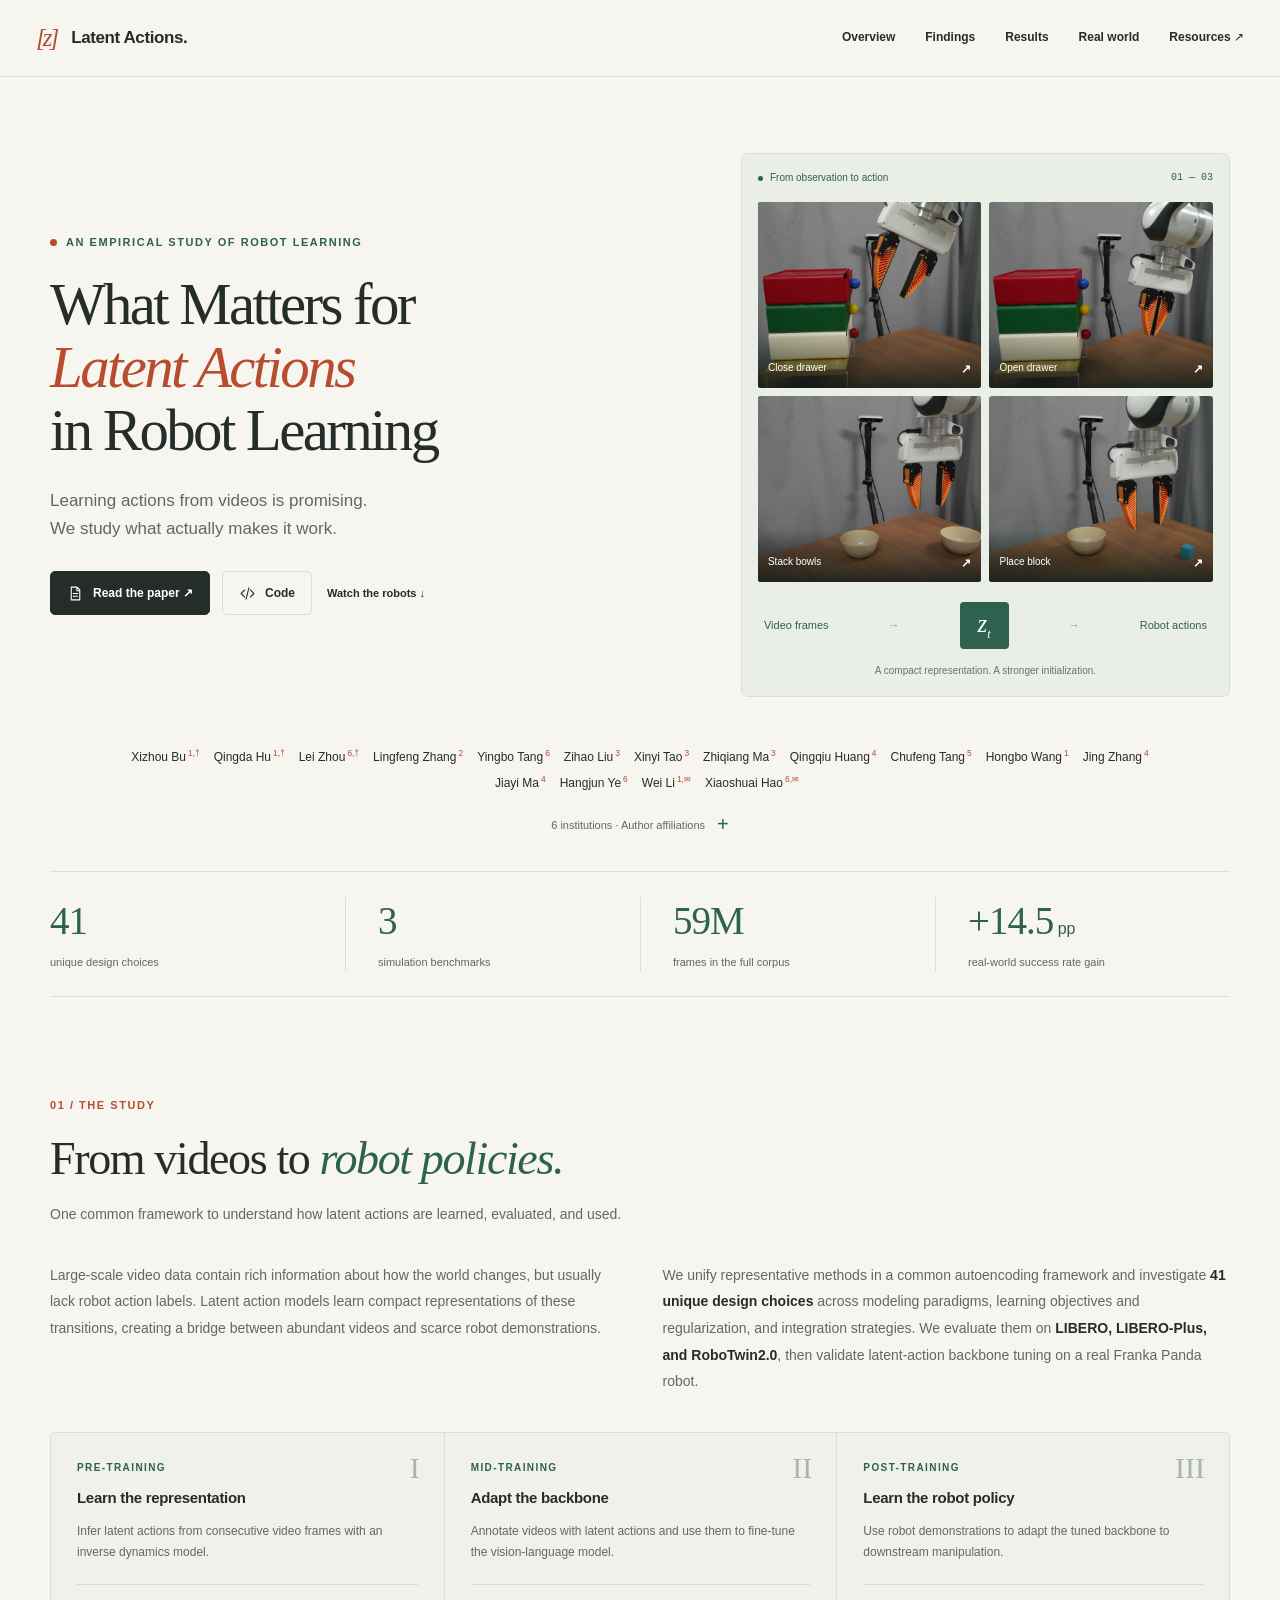
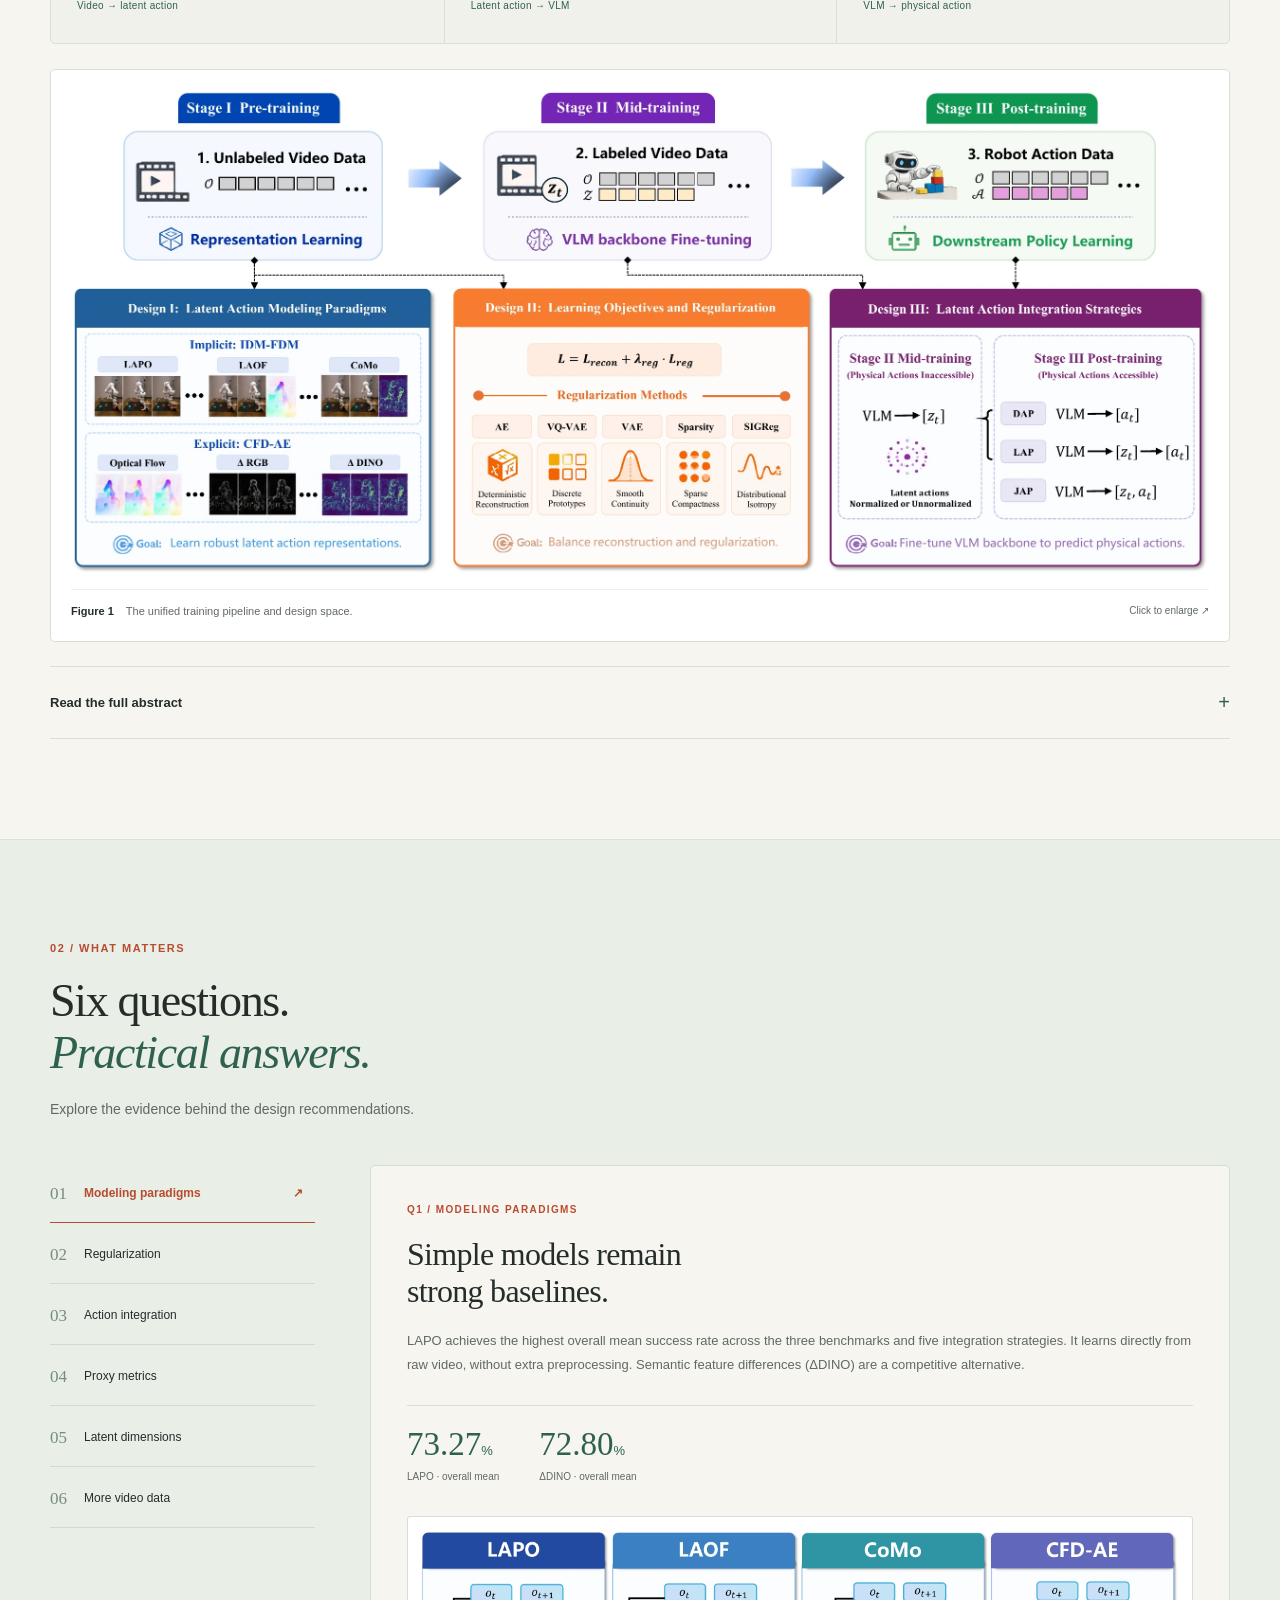
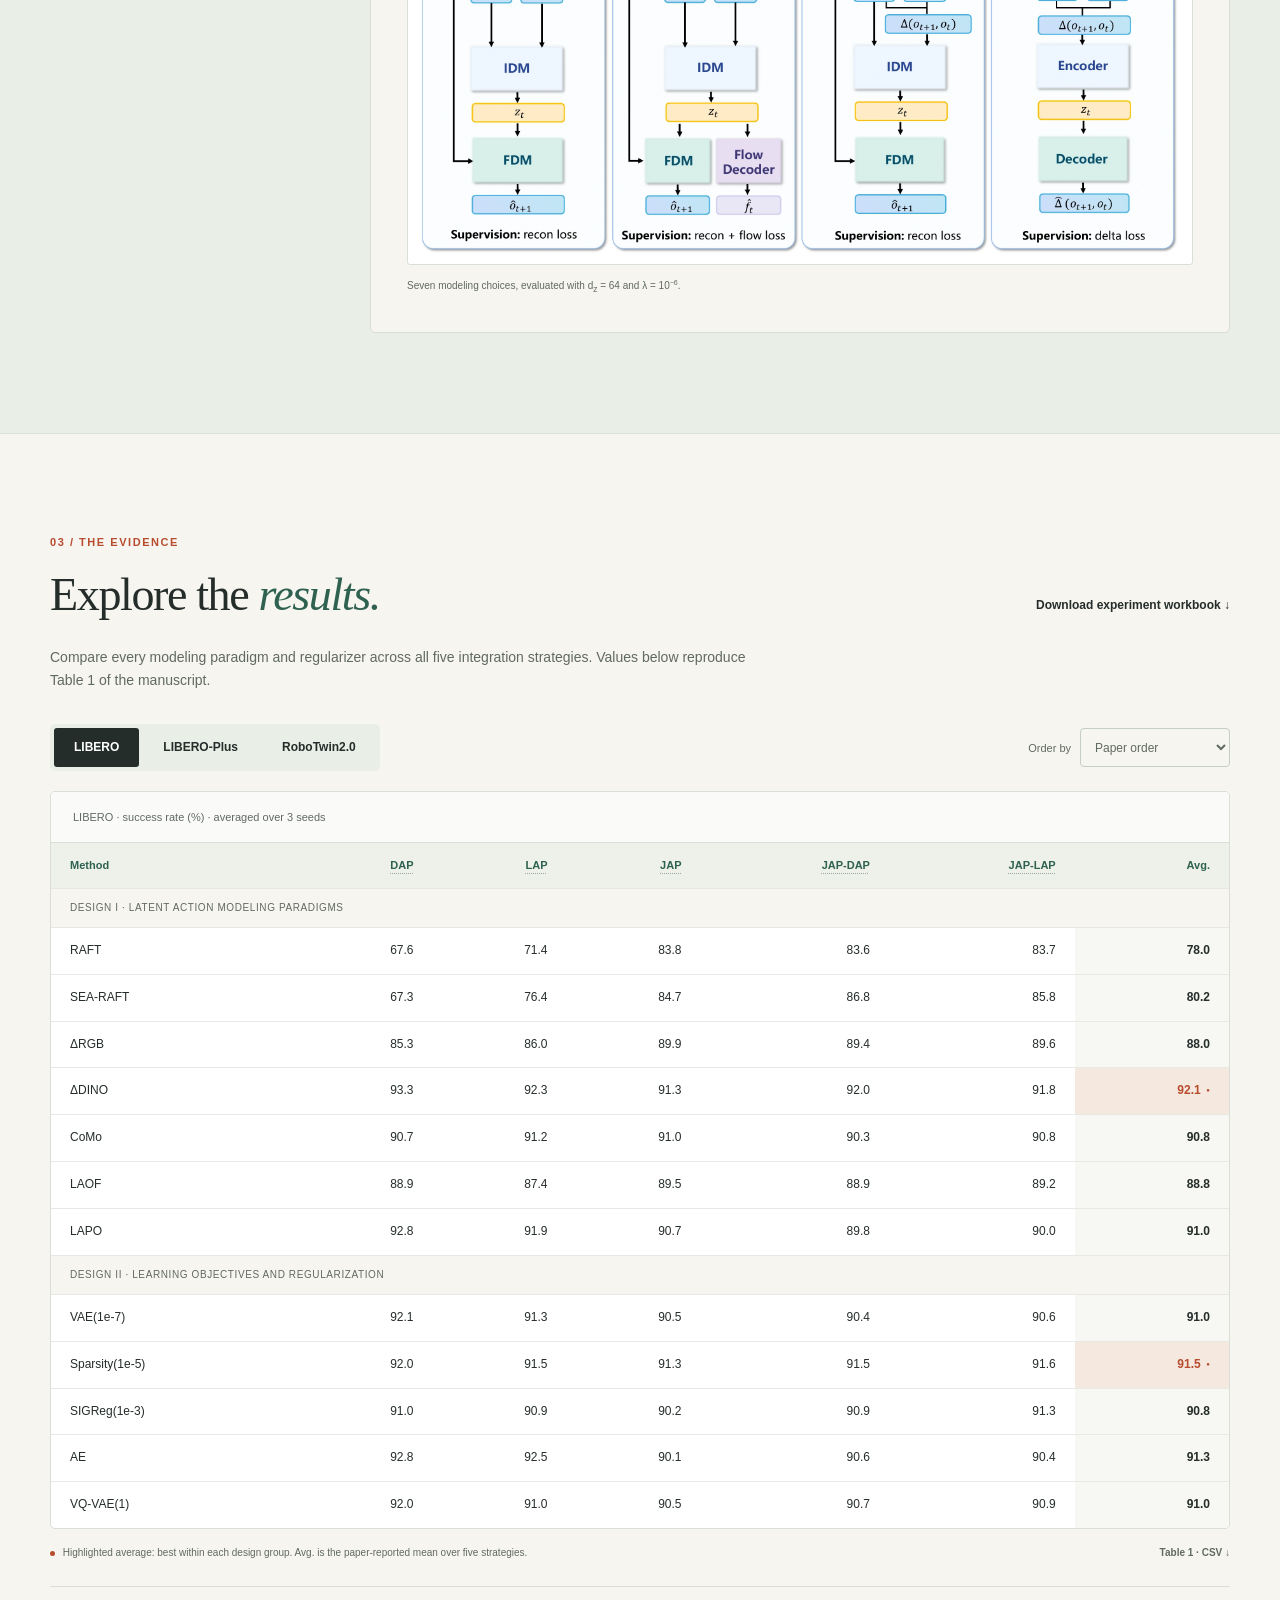
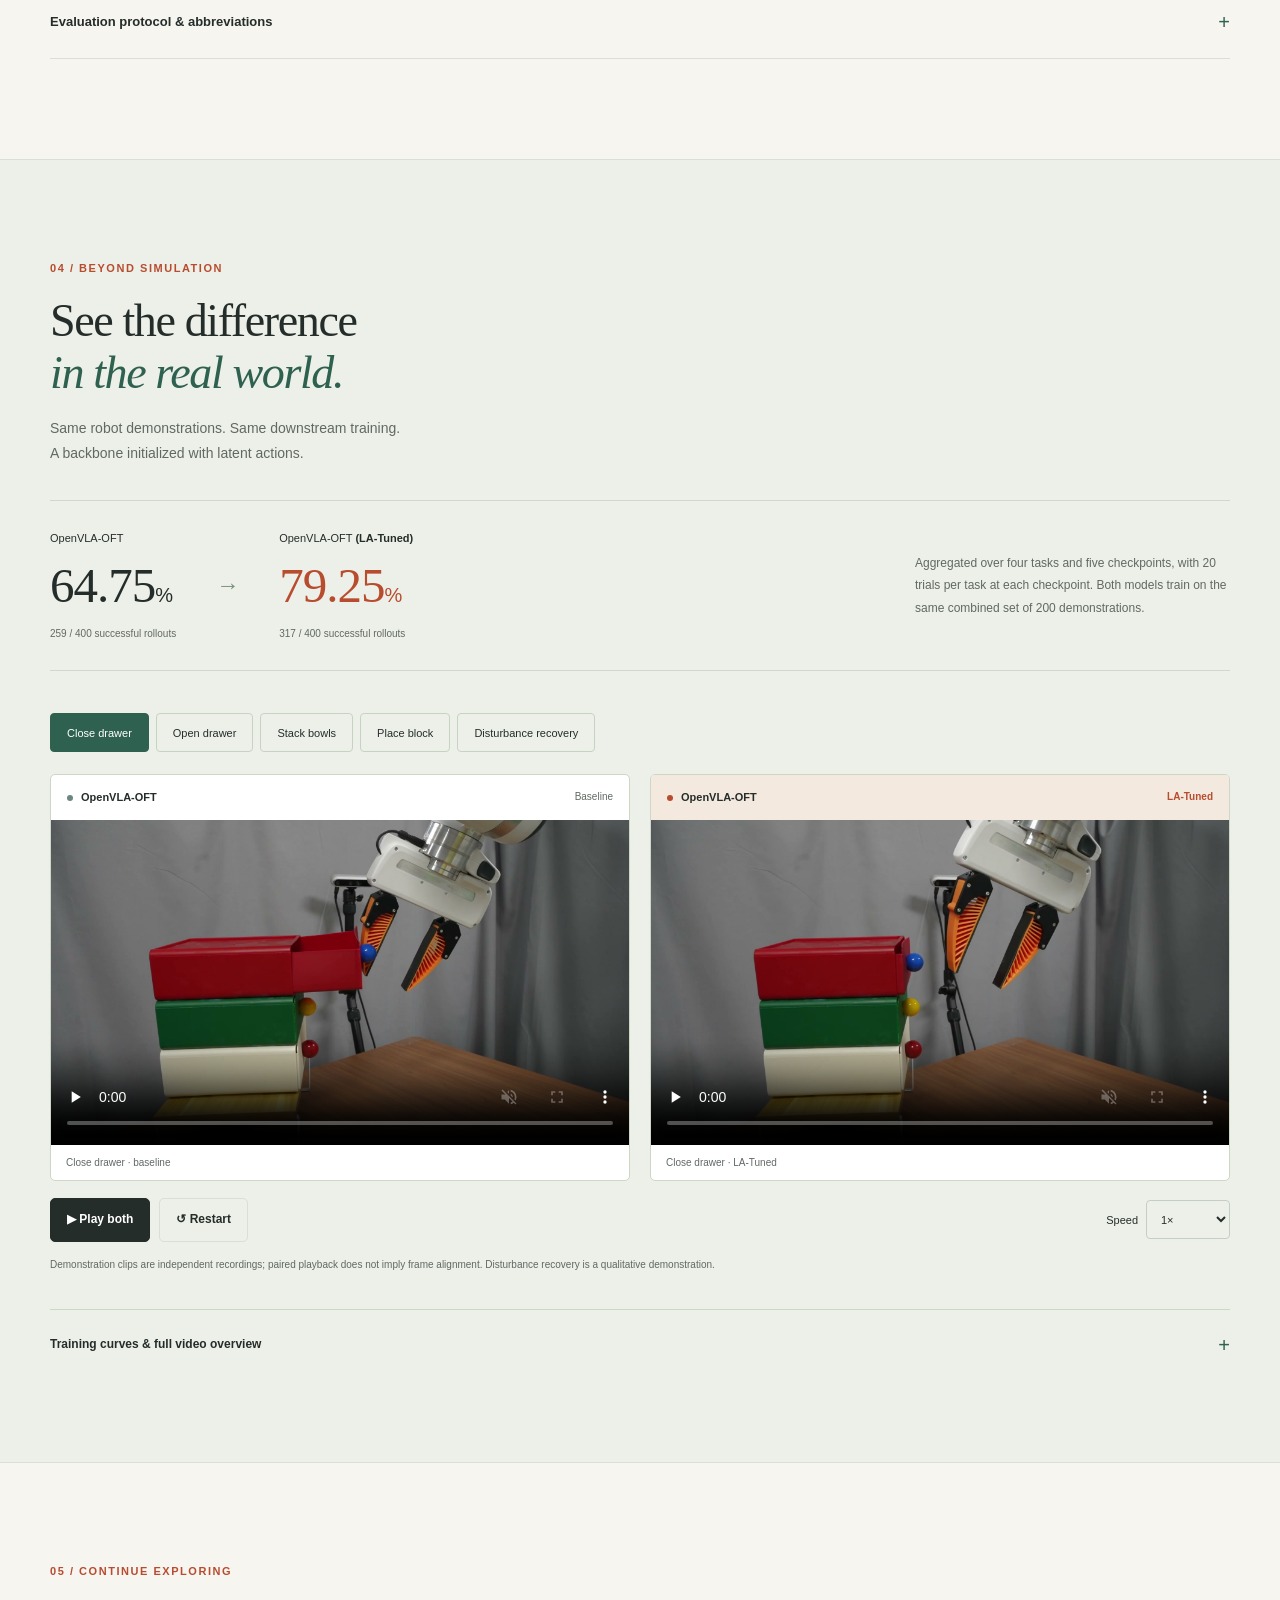
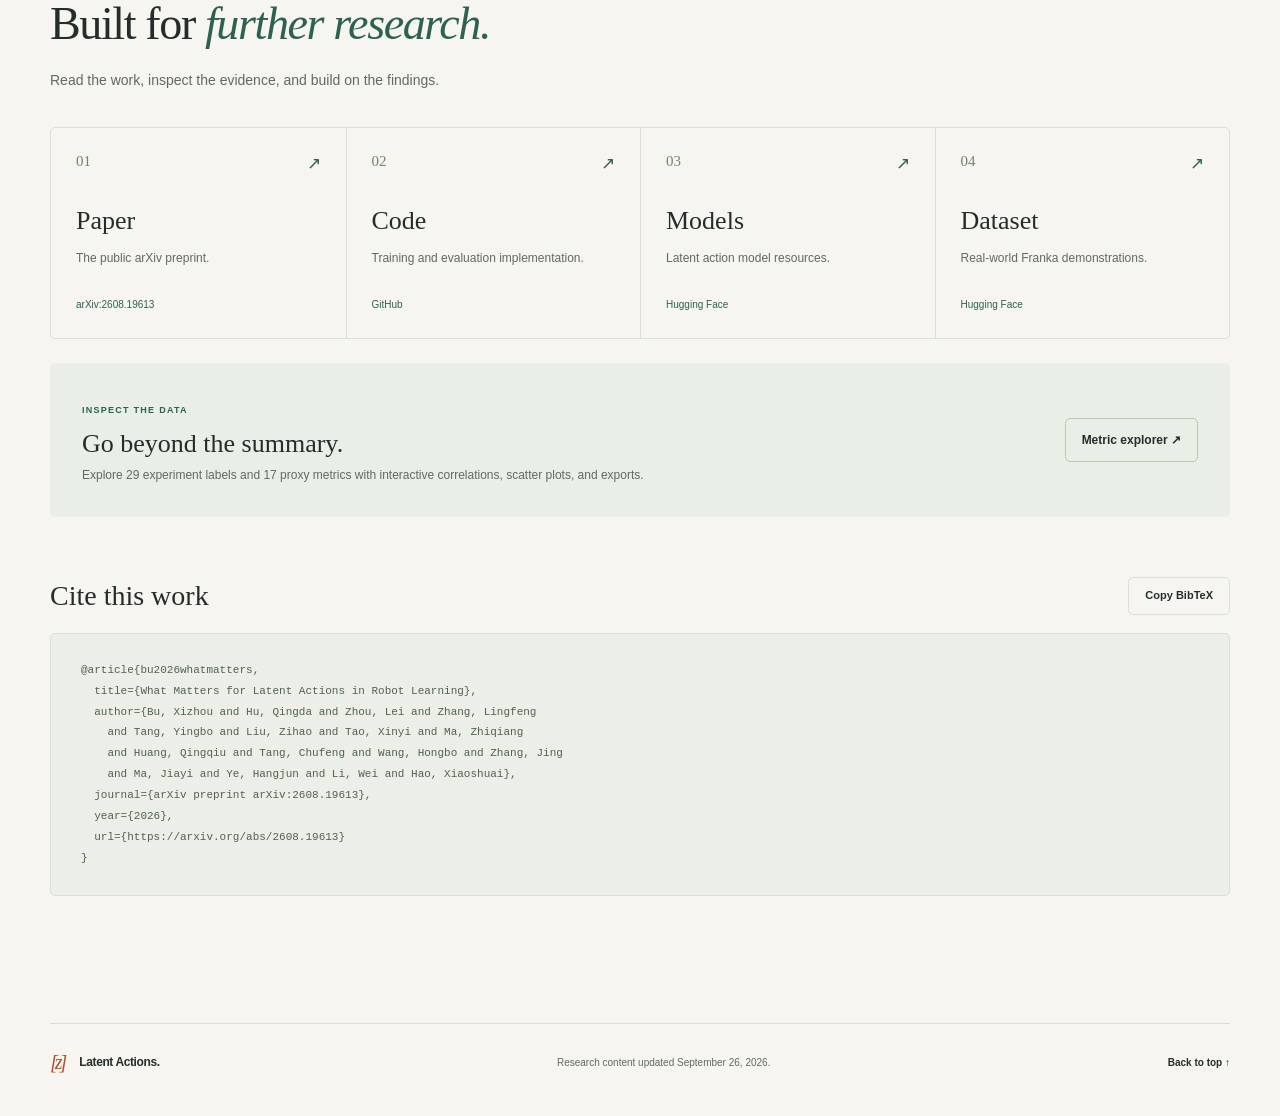
<file: index.html>
<!doctype html>
<html lang="en">
<head>
  <meta charset="utf-8">
  <meta name="viewport" content="width=device-width, initial-scale=1">
  <meta name="theme-color" content="#f6f5f0">
  <meta name="description" content="A systematic study of 41 latent action design choices, three benchmarks, and real-world robot manipulation.">
  <meta property="og:title" content="What Matters for Latent Actions in Robot Learning">
  <meta property="og:description" content="From unlabeled videos to stronger robot policies. Explore the findings, results, and real-world demonstrations.">
  <meta property="og:type" content="website">
  <meta property="og:image" content="https://carldegio.github.io/latent_action.github.io/assets/figures/pipeline.webp">
  <title>What Matters for Latent Actions in Robot Learning</title>
  <link rel="icon" href="assets/favicon.svg" type="image/svg+xml">
  <link rel="stylesheet" href="style.css?v=20260926-2">
  <script src="assets/results.js?v=20260926-2" defer></script>
  <script src="app.js?v=20260926-2" defer></script>
  <noscript><style>.finding-panel[hidden]{display:block!important;margin-bottom:20px}.finding-tabs,.results-toolbar,.playback-toolbar,.video-toolbar{display:none}.findings-layout{display:block}</style></noscript>
</head>
<body>
  <a class="skip-link" href="#main">Skip to content</a>
  <header class="site-header"><div class="header-inner">
    <a class="wordmark" href="#top" aria-label="Latent Actions home"><span class="brand-mark" aria-hidden="true">[z]</span> Latent Actions.</a>
    <nav aria-label="Main navigation"><a href="#overview">Overview</a><a href="#findings">Findings</a><a href="#results">Results</a><a href="#real-world">Real world</a><a href="#resources">Resources ↗</a></nav>
  </div></header>
  <main id="main">
    <section class="hero wrap" id="top" aria-labelledby="paper-title">
      <div class="hero-grid">
        <div class="hero-copy">
          <p class="eyebrow"><span class="small-dot"></span> An empirical study of robot learning</p>
          <h1 id="paper-title">What Matters for<br><em>Latent Actions</em><br>in Robot Learning</h1>
          <p class="hero-description">Learning actions from videos is promising.<br>We study what actually makes it work.</p>
          <div class="hero-actions">
            <a class="button primary" href="https://arxiv.org/abs/2608.19613" target="_blank" rel="noopener noreferrer"><svg aria-hidden="true" viewBox="0 0 24 24"><path d="M14 3H6v18h12V7l-4-4Z M14 3v5h4 M9 12h6 M9 16h6"/></svg>Read the paper ↗</a>
            <a class="button" href="https://github.com/XizoB/What-Matters-for-Latent-Actions-in-Robot-Learning" target="_blank" rel="noopener noreferrer"><svg aria-hidden="true" viewBox="0 0 24 24"><path d="m8 7-5 5 5 5 M16 7l5 5-5 5 M14 4l-4 16"/></svg>Code</a>
            <a class="text-link" href="#real-world">Watch the robots ↓</a>
          </div>
        </div>
        <div class="hero-visual">
          <div class="visual-header"><span><span class="small-dot"></span> From observation to action</span><span class="mono">01 — 03</span></div>
          <div class="robot-grid">
            <a href="#real-world" aria-label="View close drawer demonstrations"><img src="assets/posters/close_drawer__openvla_oft_la_tuned__demo01.jpg" alt="Franka Panda robot closing a red drawer" width="640" height="360"><span>Close drawer <b>↗</b></span></a>
            <a href="#real-world" aria-label="View open drawer demonstrations"><img src="assets/posters/open_drawer__openvla_oft_la_tuned__demo01.jpg" alt="Franka Panda robot opening a red drawer" width="640" height="360"><span>Open drawer <b>↗</b></span></a>
            <a href="#real-world" aria-label="View stack bowls demonstrations"><img src="assets/posters/stack_bowls__openvla_oft_la_tuned__demo01.jpg" alt="Franka Panda robot stacking bowls" width="640" height="360"><span>Stack bowls <b>↗</b></span></a>
            <a href="#real-world" aria-label="View place block demonstrations"><img src="assets/posters/place_block__openvla_oft_la_tuned__demo01.jpg" alt="Franka Panda robot placing a block into a bowl" width="640" height="360"><span>Place block <b>↗</b></span></a>
          </div>
          <div class="visual-pipeline"><span>Video frames</span><i aria-hidden="true">→</i><span class="latent-token">z<sub>t</sub></span><i aria-hidden="true">→</i><span>Robot actions</span></div>
          <p class="visual-caption">A compact representation. A stronger initialization.</p>
        </div>
      </div>
      <div class="authors-block">
        <p class="authors">Xizhou Bu<sup>1,†</sup><span>Qingda Hu<sup>1,†</sup></span><span>Lei Zhou<sup>6,†</sup></span><span>Lingfeng Zhang<sup>2</sup></span><span>Yingbo Tang<sup>6</sup></span><span>Zihao Liu<sup>3</sup></span><span>Xinyi Tao<sup>3</sup></span><span>Zhiqiang Ma<sup>3</sup></span><span>Qingqiu Huang<sup>4</sup></span><span>Chufeng Tang<sup>5</sup></span><span>Hongbo Wang<sup>1</sup></span><span>Jing Zhang<sup>4</sup></span><span>Jiayi Ma<sup>4</sup></span><span>Hangjun Ye<sup>6</sup></span><span>Wei Li<sup>1,✉</sup></span><span>Xiaoshuai Hao<sup>6,✉</sup></span></p>
        <details class="affiliations"><summary>6 institutions · Author affiliations <span aria-hidden="true">+</span></summary><p><sup>1</sup> Fudan University &nbsp; <sup>2</sup> Tsinghua University &nbsp; <sup>3</sup> Northwestern Polytechnical University &nbsp; <sup>4</sup> Wuhan University &nbsp; <sup>5</sup> Morphi Intelligence Technology Co., Ltd. &nbsp; <sup>6</sup> Xiaomi EV</p><p>† Equal contribution &nbsp; ✉ Corresponding authors</p></details>
      </div>
      <dl class="study-stats"><div><dt>41</dt><dd>unique design choices</dd></div><div><dt>3</dt><dd>simulation benchmarks</dd></div><div><dt>59M</dt><dd>frames in the full corpus</dd></div><div><dt>+14.5<span> pp</span></dt><dd>real-world success rate gain</dd></div></dl>
    </section>

    <section class="section wrap" id="overview" aria-labelledby="overview-title">
      <div class="section-heading"><p class="eyebrow">01 / The study</p><h2 id="overview-title">From videos to <em>robot policies.</em></h2><p>One common framework to understand how latent actions are learned, evaluated, and used.</p></div>
      <div class="overview-copy"><p>Large-scale video data contain rich information about how the world changes, but usually lack robot action labels. Latent action models learn compact representations of these transitions, creating a bridge between abundant videos and scarce robot demonstrations.</p><p>We unify representative methods in a common autoencoding framework and investigate <strong>41 unique design choices</strong> across modeling paradigms, learning objectives and regularization, and integration strategies. We evaluate them on <strong>LIBERO, LIBERO-Plus, and RoboTwin2.0</strong>, then validate latent-action backbone tuning on a real Franka Panda robot.</p></div>
      <div class="stage-grid">
        <article><span class="stage-number">I</span><p class="eyebrow">Pre-training</p><h3>Learn the representation</h3><p>Infer latent actions from consecutive video frames with an inverse dynamics model.</p><span class="stage-tag">Video → latent action</span></article>
        <article><span class="stage-number">II</span><p class="eyebrow">Mid-training</p><h3>Adapt the backbone</h3><p>Annotate videos with latent actions and use them to fine-tune the vision-language model.</p><span class="stage-tag">Latent action → VLM</span></article>
        <article><span class="stage-number">III</span><p class="eyebrow">Post-training</p><h3>Learn the robot policy</h3><p>Use robot demonstrations to adapt the tuned backbone to downstream manipulation.</p><span class="stage-tag">VLM → physical action</span></article>
      </div>
      <figure class="paper-figure"><button class="figure-button" type="button" data-zoom="assets/figures/pipeline.webp" aria-label="Enlarge the three-stage research framework"><img src="assets/figures/pipeline.webp" alt="Three training stages and three design dimensions: modeling, regularization, and action integration" loading="lazy"></button><figcaption><span>Figure 1</span> The unified training pipeline and design space. <span class="zoom-hint">Click to enlarge ↗</span></figcaption></figure>
      <details class="abstract"><summary>Read the full abstract <span aria-hidden="true">+</span></summary><p>Latent Action Models (LAMs) have emerged as a promising paradigm for enabling robot learning to leverage large-scale unlabeled videos through latent actions that serve as compact surrogates for physical actions. Despite rapid progress, research on LAM remains highly fragmented, with existing methods evaluating different design choices in isolation under inconsistent experimental settings, making it difficult to identify the factors that truly determine downstream robotic manipulation performance. In this work, we present the first comprehensive empirical study of latent action learning for robotic manipulation. We unify representative LAM methods within a common autoencoding framework and systematically investigate 41 LAM design choices across three dimensions, including latent action modeling paradigms, learning objectives and regularization methods, and latent action integration strategies. We further examine four proxy metrics for evaluating latent action quality and assess their ability to reliably predict downstream robotic manipulation performance. Extensive experiments on three widely used benchmarks provide strong empirical evidence that fine-tuning vision-language model (VLM) backbones with latent actions provides a stronger initialization for downstream policy learning, with further validation on real-world robot manipulation tasks.</p></details>
    </section>

    <section class="findings-section" id="findings" aria-labelledby="findings-title"><div class="wrap section">
      <div class="section-heading"><p class="eyebrow">02 / What matters</p><h2 id="findings-title">Six questions.<br><em>Practical answers.</em></h2><p>Explore the evidence behind the design recommendations.</p></div>
      <div class="findings-layout">
        <div class="finding-tabs" role="tablist" aria-label="Research questions" aria-orientation="vertical">
          <button id="tab-modeling" role="tab" aria-selected="true" aria-controls="panel-modeling" data-finding="modeling"><span>01</span> Modeling paradigms <i aria-hidden="true">↗</i></button>
          <button id="tab-regularization" role="tab" aria-selected="false" aria-controls="panel-regularization" data-finding="regularization" tabindex="-1"><span>02</span> Regularization <i aria-hidden="true">↗</i></button>
          <button id="tab-integration" role="tab" aria-selected="false" aria-controls="panel-integration" data-finding="integration" tabindex="-1"><span>03</span> Action integration <i aria-hidden="true">↗</i></button>
          <button id="tab-metrics" role="tab" aria-selected="false" aria-controls="panel-metrics" data-finding="metrics" tabindex="-1"><span>04</span> Proxy metrics <i aria-hidden="true">↗</i></button>
          <button id="tab-dimensions" role="tab" aria-selected="false" aria-controls="panel-dimensions" data-finding="dimensions" tabindex="-1"><span>05</span> Latent dimensions <i aria-hidden="true">↗</i></button>
          <button id="tab-corpus" role="tab" aria-selected="false" aria-controls="panel-corpus" data-finding="corpus" tabindex="-1"><span>06</span> More video data <i aria-hidden="true">↗</i></button>
        </div>
        <div class="finding-panels">
          <article class="finding-panel" id="panel-modeling" role="tabpanel" aria-labelledby="tab-modeling" tabindex="0"><p class="eyebrow">Q1 / Modeling paradigms</p><h3>Simple models remain<br>strong baselines.</h3><p>LAPO achieves the highest overall mean success rate across the three benchmarks and five integration strategies. It learns directly from raw video, without extra preprocessing. Semantic feature differences (ΔDINO) are a competitive alternative.</p><div class="finding-numbers"><div><strong>73.27<span>%</span></strong><span>LAPO · overall mean</span></div><div><strong>72.80<span>%</span></strong><span>ΔDINO · overall mean</span></div></div><figure><button class="figure-button" data-zoom="assets/figures/modeling.webp" aria-label="Enlarge modeling paradigm comparison"><img src="assets/figures/modeling.webp" alt="Architectures of LAPO, LAOF, CoMo, and consecutive-frame differences autoencoding" loading="lazy"></button><figcaption>Seven modeling choices, evaluated with d<sub>z</sub> = 64 and λ = 10<sup>−6</sup>.</figcaption></figure></article>
          <article class="finding-panel" id="panel-regularization" role="tabpanel" aria-labelledby="tab-regularization" tabindex="0" hidden><p class="eyebrow">Q2 / Regularization</p><h3>Strength matters more<br>than the regularizer.</h3><p>Well-tuned continuous regularizers perform similarly. VAE is a practical default; VQ-VAE achieves the strongest average LIBERO-Plus result within the regularization comparison.</p><div class="recipe-pills"><span>VAE <b>10<sup>−7</sup></b></span><span>Sparsity <b>10<sup>−5</sup></b></span><span>SIGReg <b>10<sup>−3</sup></b></span><span>VQ-VAE <b>1</b></span></div><figure><button class="figure-button" data-zoom="assets/figures/regularization.webp" aria-label="Enlarge regularization strength figure"><img src="assets/figures/regularization.webp" alt="Probe and reconstruction metrics across regularization strengths for VAE, Sparsity, SIGReg and VQ-VAE" loading="lazy"></button><figcaption>Selected strengths are marked by vertical dotted lines. Results use LAPO with d<sub>z</sub> = 64.</figcaption></figure></article>
          <article class="finding-panel" id="panel-integration" role="tabpanel" aria-labelledby="tab-integration" tabindex="0" hidden><p class="eyebrow">Q3 / Action integration</p><h3>Choose the action head<br>for the supervision available.</h3><div class="recommendation-pair"><div><span>Video-only backbone tuning</span><strong>LAP</strong><p>Preserve latent actions as an intermediate representation. Overall mean: 71.14%, versus 70.00% for DAP.</p></div><div><span>Physical actions available for joint tuning</span><strong>JAP-LAP</strong><p>Retain the jointly tuned backbone and train a new LAP head. Overall mean: 72.12%.</p></div></div><p class="fine-print">Both settings use robot action annotations for downstream policy learning. Means equally weight 12 configurations and three benchmarks; individual winners differ.</p><figure><button class="figure-button" data-zoom="assets/figures/integration.webp" aria-label="Enlarge integration strategy results"><img src="assets/figures/integration.webp" alt="Mean success rate heatmap for five action integration strategies across 12 configurations" loading="lazy"></button><figcaption>DAP, LAP, JAP, JAP-DAP, and JAP-LAP compared across all configurations.</figcaption></figure></article>
          <article class="finding-panel" id="panel-metrics" role="tabpanel" aria-labelledby="tab-metrics" tabindex="0" hidden><p class="eyebrow">Q4 / Proxy metrics</p><h3>Screen with proxies.<br>Select with robot tasks.</h3><p>FDM reconstruction metrics tend to reflect downstream success more consistently than action-recovery probes. They are useful for coarse screening, but do not reliably identify the best-performing model.</p><p>Use SSIM Gain and MSE Gain alongside negative Linear and MLP probe losses. Prefer comparisons at the same latent dimensionality, and validate promising models on downstream tasks.</p><figure><button class="figure-button" data-zoom="assets/figures/metrics.webp" aria-label="Enlarge proxy correlation results"><img src="assets/figures/metrics.webp" alt="Pearson and Spearman correlations for four proxy metrics across LIBERO and RoboTwin2.0 with DAP and LAP" loading="lazy"></button><figcaption>Correlations depend on the benchmark, integration strategy, and configurations compared.</figcaption></figure><a class="text-link" href="analysis/index.html" target="_blank" rel="noopener">Open the interactive metric explorer ↗</a></article>
          <article class="finding-panel" id="panel-dimensions" role="tabpanel" aria-labelledby="tab-dimensions" tabindex="0" hidden><p class="eyebrow">Q5 / Dimensions &amp; normalization</p><h3>32 dimensions.<br>A strong overall default.</h3><p>A latent dimensionality of 32 achieves the highest average performance across the evaluated benchmarks. The best dimension differs by benchmark: 16 for LIBERO, 8 for LIBERO-Plus, and 32 for RoboTwin2.0.</p><p>With appropriate regularization, additional normalization generally does not help. Unnormalized latents improve 28 of 33 method–benchmark combinations, with an average gain of 1.15 percentage points.</p><figure><button class="figure-button" data-zoom="assets/figures/dimensions.webp" aria-label="Enlarge latent dimension study"><img src="assets/figures/dimensions.webp" alt="Success rates across dimensions 8 to 1024; dimension 32 gives the best cross-benchmark average" loading="lazy"></button><figcaption>Dimensionality study: LAPO with VAE regularization at 10<sup>−6</sup>.</figcaption></figure><button class="text-link" data-zoom="assets/figures/normalization.webp">View the normalization ablation ↗</button></article>
          <article class="finding-panel" id="panel-corpus" role="tabpanel" aria-labelledby="tab-corpus" tabindex="0" hidden><p class="eyebrow">Q6 / Stage-II corpus expansion</p><h3>More video data.<br>Better policy initialization.</h3><p>Adding OXE videos to the Robotwin + liberoplus mixture improves downstream results on all three benchmarks for both DAP and LAP, while keeping the Stage-III setup fixed.</p><div class="finding-numbers"><div><strong>14.5 → 100<span>%</span></strong><span>of the full Stage-II corpus</span></div><div><strong>+9.0<span> pp</span></strong><span>largest gain · LIBERO-Plus</span></div></div><figure><button class="figure-button" data-zoom="assets/figures/corpus.webp" aria-label="Enlarge corpus expansion results"><img src="assets/figures/corpus.webp" alt="Composition of the 59-million-frame corpus and downstream comparison before and after adding OXE" loading="lazy"></button><figcaption>A comparison of two corpus mixtures: dataset size and source composition both change.</figcaption></figure></article>
        </div>
      </div>
    </div></section>

    <section class="section wrap" id="results" aria-labelledby="results-title">
      <div class="section-heading horizontal"><div><p class="eyebrow">03 / The evidence</p><h2 id="results-title">Explore the <em>results.</em></h2></div><a class="text-link" href="downloads/results.xlsx" download>Download experiment workbook ↓</a></div>
      <p class="section-intro">Compare every modeling paradigm and regularizer across all five integration strategies. Values below reproduce Table 1 of the manuscript.</p>
      <div class="results-toolbar"><div class="segmented" role="group" aria-label="Benchmark"><button type="button" data-benchmark="0" aria-pressed="true">LIBERO</button><button type="button" data-benchmark="1" aria-pressed="false">LIBERO-Plus</button><button type="button" data-benchmark="2" aria-pressed="false">RoboTwin2.0</button></div><label class="sort-label" for="result-order">Order by <select id="result-order"><option value="paper">Paper order</option><option value="average">Highest average</option></select></label></div>
      <div class="table-scroll" tabindex="0" role="region" aria-label="Benchmark success rate table"><table id="result-table"><caption id="result-caption">LIBERO · success rate (%) · averaged over 3 seeds</caption><thead><tr><th scope="col">Method</th><th scope="col"><abbr title="Direct action prediction">DAP</abbr></th><th scope="col"><abbr title="Latent-to-action prediction">LAP</abbr></th><th scope="col"><abbr title="Joint latent-action prediction">JAP</abbr></th><th scope="col"><abbr title="Jointly tuned backbone with a new DAP head">JAP-DAP</abbr></th><th scope="col"><abbr title="Jointly tuned backbone with a new LAP head">JAP-LAP</abbr></th><th scope="col">Avg.</th></tr></thead><tbody id="result-body"></tbody></table></div>
      <noscript><p>Enable JavaScript to switch benchmarks. The <a href="downloads/table-1.csv">full Table 1 data</a> are also available as CSV.</p></noscript>
      <div class="table-notes"><p><span class="legend-dot"></span> Highlighted average: best within each design group. Avg. is the paper-reported mean over five strategies.</p><a class="text-link" href="downloads/table-1.csv" download>Table 1 · CSV ↓</a></div>
      <details class="protocol"><summary>Evaluation protocol &amp; abbreviations <span aria-hidden="true">+</span></summary><div class="protocol-grid"><p><strong>Controlled setup.</strong> Qwen3-VL-4B backbone with OpenVLA-OFT. Front-view observations only; no joint states, wrist views, or data augmentation. Ablations are averaged over three random seeds.</p><p><strong>Benchmarks.</strong> Four LIBERO suites; the same suites under RobotInit perturbations in LIBERO-Plus; 12 selected RoboTwin2.0 tasks, each in easy and hard modes.</p><p><strong>LIBERO-Plus scope.</strong> Stage-III policy training uses LIBERO only; liberoplus videos are available in Stages I and II. Zero-shot refers to deployment under RobotInit after Stage III.</p><p><strong>Integration.</strong> DAP predicts physical actions directly. LAP uses intermediate latent actions. JAP predicts both jointly. JAP-DAP / JAP-LAP train a fresh head on the jointly tuned backbone.</p></div></details>
    </section>

    <section class="real-world-section" id="real-world" aria-labelledby="real-world-title"><div class="wrap section">
      <div class="section-heading"><p class="eyebrow">04 / Beyond simulation</p><h2 id="real-world-title">See the difference<br><em>in the real world.</em></h2><p>Same robot demonstrations. Same downstream training.<br>A backbone initialized with latent actions.</p></div>
      <div class="realworld-summary"><div class="success-comparison"><div><span>OpenVLA-OFT</span><strong>64.75<small>%</small></strong><span>259 / 400 successful rollouts</span></div><span class="comparison-arrow" aria-hidden="true">→</span><div><span>OpenVLA-OFT <b>(LA-Tuned)</b></span><strong class="accent">79.25<small>%</small></strong><span>317 / 400 successful rollouts</span></div></div><p>Aggregated over four tasks and five checkpoints, with 20 trials per task at each checkpoint. Both models train on the same combined set of 200 demonstrations.</p></div>
      <div class="video-toolbar"><div class="task-buttons" role="group" aria-label="Robot demonstration task"><button data-task="close_drawer" aria-pressed="true">Close drawer</button><button data-task="open_drawer" aria-pressed="false">Open drawer</button><button data-task="stack_bowls" aria-pressed="false">Stack bowls</button><button data-task="place_block" aria-pressed="false">Place block</button><button data-task="disturbance_recovery" aria-pressed="false">Disturbance recovery</button></div></div>
      <div class="paired-videos">
        <figure><div class="video-label"><span class="small-dot baseline-dot"></span> OpenVLA-OFT <span>Baseline</span></div><video id="video-baseline" controls playsinline preload="none" poster="assets/posters/close_drawer__openvla_oft__demo01.jpg" aria-label="Close drawer, OpenVLA-OFT baseline demonstration"><source src="assets/videos/close_drawer__openvla_oft__demo01.mp4" type="video/mp4">Your browser does not support HTML video.</video><figcaption id="baseline-caption">Close drawer · baseline</figcaption></figure>
        <figure><div class="video-label tuned-label"><span class="small-dot"></span> OpenVLA-OFT <span>LA-Tuned</span></div><video id="video-tuned" controls playsinline preload="none" poster="assets/posters/close_drawer__openvla_oft_la_tuned__demo01.jpg" aria-label="Close drawer, OpenVLA-OFT LA-Tuned demonstration"><source src="assets/videos/close_drawer__openvla_oft_la_tuned__demo01.mp4" type="video/mp4">Your browser does not support HTML video.</video><figcaption id="tuned-caption">Close drawer · LA-Tuned</figcaption></figure>
      </div>
      <div class="playback-toolbar"><div class="playback-actions"><button class="button primary" id="play-pair" type="button">▶ Play both</button><button class="button" id="restart-pair" type="button">↺ Restart</button></div><div class="video-options"><label id="example-label" for="video-example" hidden>Example <select id="video-example"><option value="demo01">01</option><option value="demo02">02</option></select></label><label for="video-speed">Speed <select id="video-speed"><option value="0.5">0.5×</option><option value="1" selected>1×</option><option value="1.5">1.5×</option><option value="2">2×</option></select></label></div></div>
      <p class="video-note" id="video-status" role="status">Demonstration clips are independent recordings; paired playback does not imply frame alignment. Disturbance recovery is a qualitative demonstration.</p>
      <details class="experiment-detail"><summary>Training curves &amp; full video overview <span aria-hidden="true">+</span></summary><div class="realworld-detail"><figure class="paper-figure"><button class="figure-button" data-zoom="assets/figures/real-world.webp" aria-label="Enlarge real-world success curves"><img src="assets/figures/real-world.webp" alt="Four Franka Panda manipulation tasks and success counts over five Stage-III checkpoints" loading="lazy"></button><figcaption>LA-Tuned reaches 85.0% at 10k steps, compared with 76.25% for the baseline at 40k steps. This compares optimization progress on the same demonstration dataset.</figcaption></figure><video controls playsinline preload="none" poster="assets/posters/real_world__comparison__overview.jpg" aria-label="Full real-world experiment overview"><source src="assets/videos/real_world__comparison__overview.mp4" type="video/mp4"></video><p class="fine-print">Real-world configuration: LAPO · VAE (10<sup>−7</sup>) · d<sub>z</sub> = 32 · unnormalized latents · DAP. The two models differ in the VLM backbone parameters used to initialize Stage III.</p></div></details>
    </div></section>

    <section class="section wrap" id="resources" aria-labelledby="resources-title">
      <div class="section-heading"><p class="eyebrow">05 / Continue exploring</p><h2 id="resources-title">Built for <em>further research.</em></h2><p>Read the work, inspect the evidence, and build on the findings.</p></div>
      <div class="resource-grid">
        <a class="resource" href="https://arxiv.org/abs/2608.19613" target="_blank" rel="noopener noreferrer"><span class="resource-number">01 <i>↗</i></span><h3>Paper</h3><p>The public arXiv preprint.</p><span class="resource-meta">arXiv:2608.19613</span></a>
        <a class="resource" href="https://github.com/XizoB/What-Matters-for-Latent-Actions-in-Robot-Learning" target="_blank" rel="noopener noreferrer"><span class="resource-number">02 <i>↗</i></span><h3>Code</h3><p>Training and evaluation implementation.</p><span class="resource-meta">GitHub</span></a>
        <a class="resource" href="https://huggingface.co/XizoB/LAM" target="_blank" rel="noopener noreferrer"><span class="resource-number">03 <i>↗</i></span><h3>Models</h3><p>Latent action model resources.</p><span class="resource-meta">Hugging Face</span></a>
        <a class="resource" href="https://huggingface.co/datasets/XizoB/franka_20260617_lerobotv2.1" target="_blank" rel="noopener noreferrer"><span class="resource-number">04 <i>↗</i></span><h3>Dataset</h3><p>Real-world Franka demonstrations.</p><span class="resource-meta">Hugging Face</span></a>
      </div>
      <div class="explorer-callout"><div><span class="eyebrow">Inspect the data</span><h3>Go beyond the summary.</h3><p>Explore 29 experiment labels and 17 proxy metrics with interactive correlations, scatter plots, and exports.</p></div><a class="button" href="analysis/index.html?v=signed-20260927" target="_blank" rel="noopener">Metric explorer ↗</a></div>
      <div class="citation"><div class="citation-header"><h3>Cite this work</h3><button class="button" id="copy-citation" type="button">Copy BibTeX</button></div><pre><code id="bibtex">@article{bu2026whatmatters,
  title={What Matters for Latent Actions in Robot Learning},
  author={Bu, Xizhou and Hu, Qingda and Zhou, Lei and Zhang, Lingfeng
    and Tang, Yingbo and Liu, Zihao and Tao, Xinyi and Ma, Zhiqiang
    and Huang, Qingqiu and Tang, Chufeng and Wang, Hongbo and Zhang, Jing
    and Ma, Jiayi and Ye, Hangjun and Li, Wei and Hao, Xiaoshuai},
  journal={arXiv preprint arXiv:2608.19613},
  year={2026},
  url={https://arxiv.org/abs/2608.19613}
}</code></pre><p id="copy-status" role="status"></p></div>
    </section>
  </main>
  <footer class="wrap site-footer"><a class="wordmark" href="#top"><span class="brand-mark" aria-hidden="true">[z]</span> Latent Actions.</a><p>Research content updated September 26, 2026.</p><a href="#top" class="text-link">Back to top ↑</a></footer>
  <dialog id="figure-dialog" aria-label="Enlarged research figure"><div class="dialog-toolbar"><p id="figure-title">Research figure</p><button id="close-figure" class="button" type="button" autofocus>Close ×</button></div><div class="figure-viewport" tabindex="0" aria-label="Scrollable full-size figure"><img id="expanded-figure" alt=""></div><p class="fine-print">Scroll to inspect the full figure. Press Escape to close.</p></dialog>
</body>
</html>
</file>
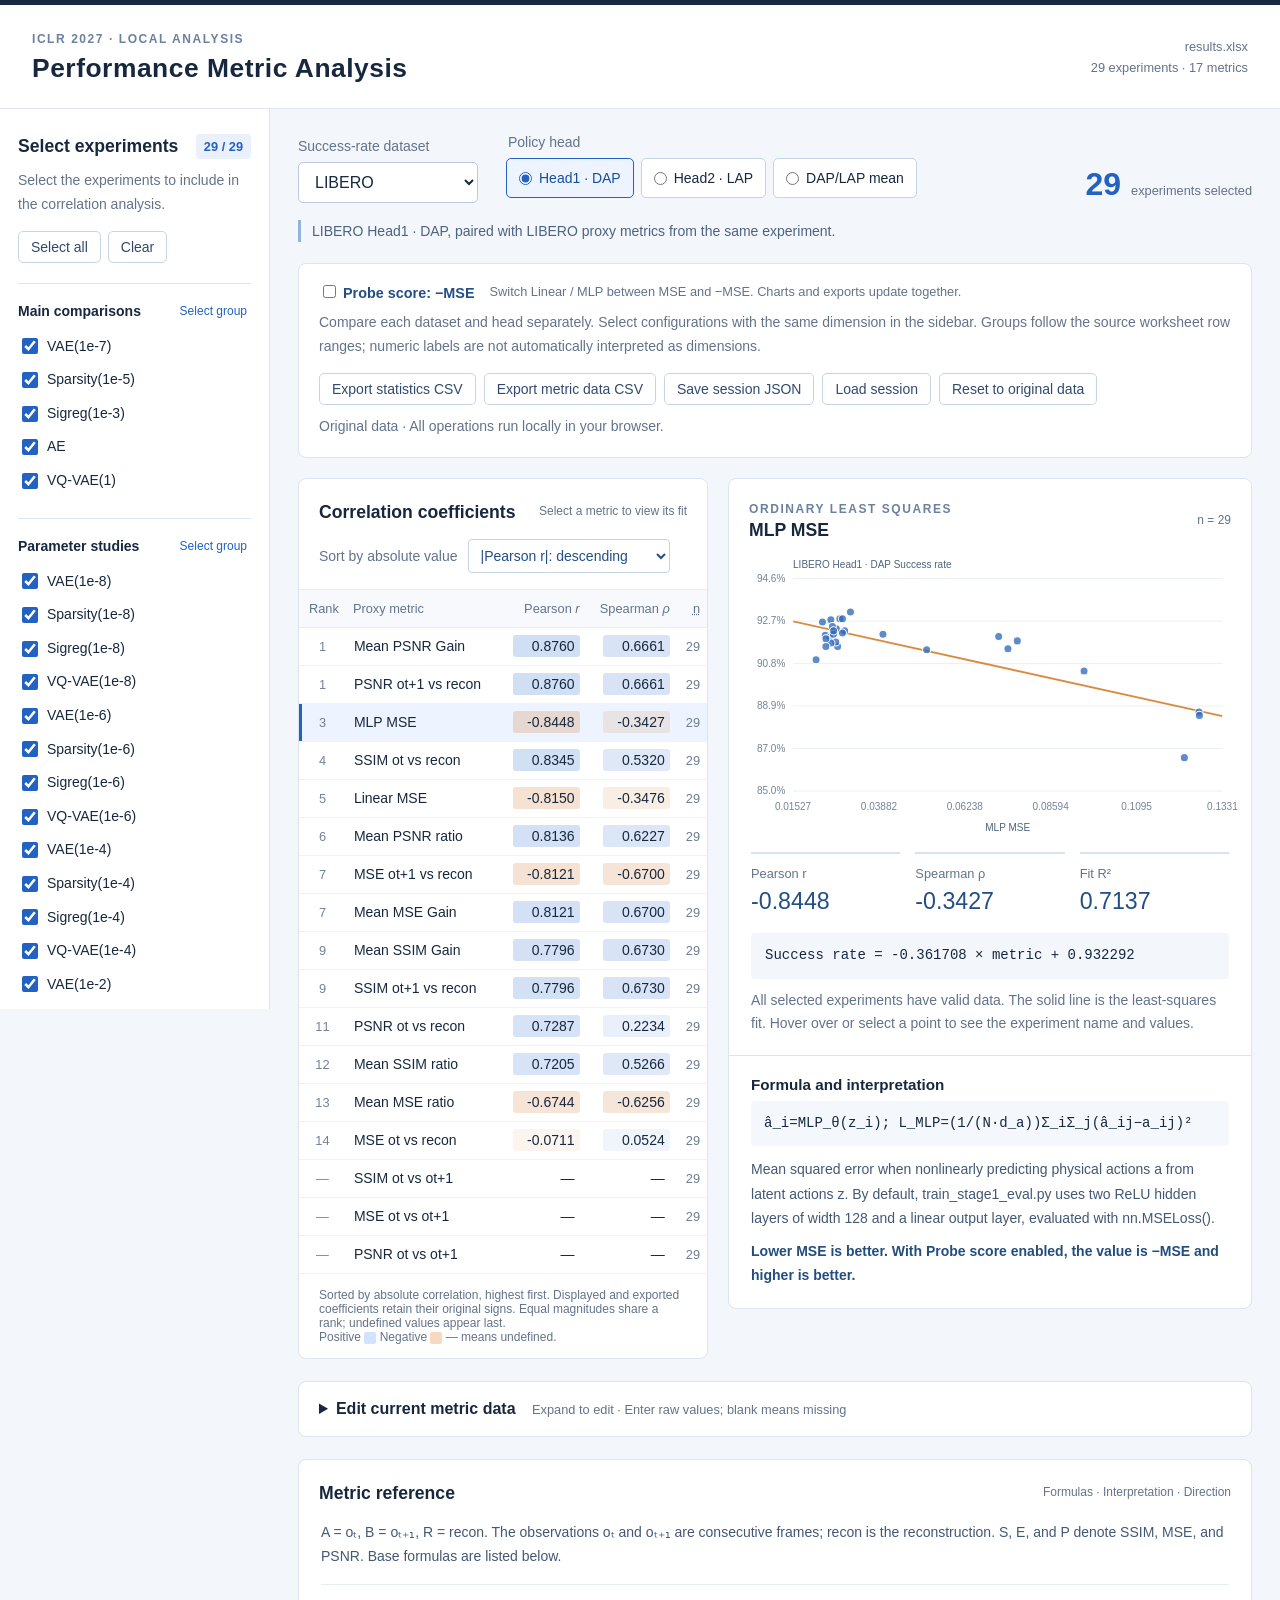
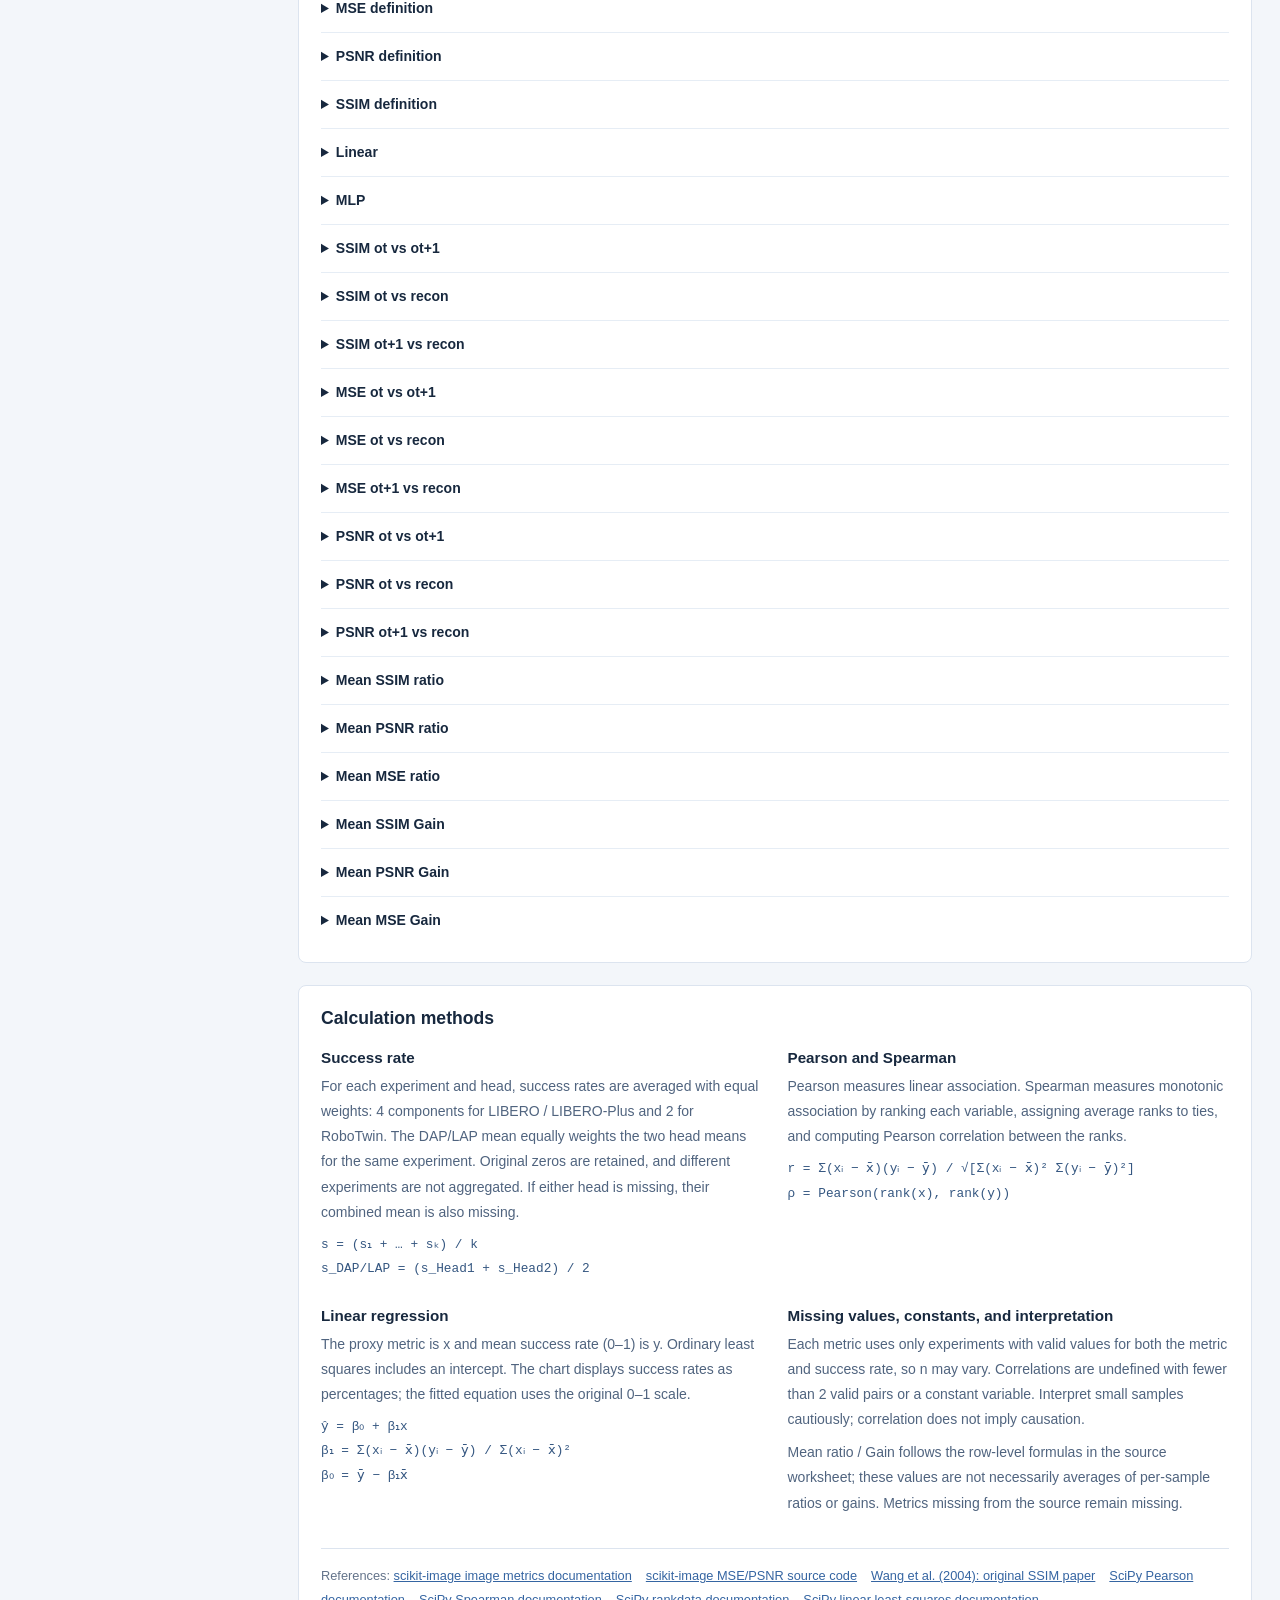
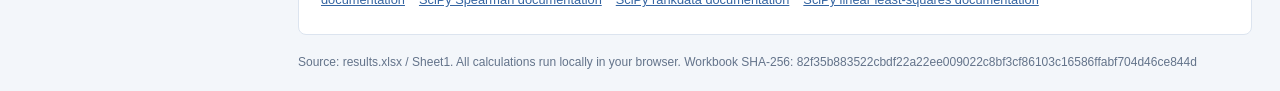
<file: analysis/index.html>
<!doctype html>
<html lang="en">
<head>
<meta charset="utf-8"><meta name="viewport" content="width=device-width,initial-scale=1">
<title>ICLR 2027 · Performance Metric Analysis</title>
<meta name="description" content="Explore Pearson and Spearman correlations and linear fits between success rates and 17 proxy metrics.">
<link rel="icon" type="image/svg+xml" href="data:image/svg+xml,%3Csvg xmlns='http://www.w3.org/2000/svg' viewBox='0 0 32 32'%3E%3Crect width='32' height='32' rx='6' fill='%23162843'/%3E%3Cpath d='M7 24L25 7' stroke='%235ec9fc' stroke-width='2'/%3E%3Cg fill='white'%3E%3Ccircle cx='8' cy='21' r='2'/%3E%3Ccircle cx='15' cy='18' r='2'/%3E%3Ccircle cx='23' cy='10' r='2'/%3E%3C/g%3E%3C/svg%3E">
<style>:root{font-family:Arial,"Microsoft YaHei",sans-serif;color:#17283e;background:#f3f6fa;font-size:16px;font-synthesis:none;--blue:#2162c2;--navy:#162843;--muted:#63738a;--line:#dce4ef}*{box-sizing:border-box}body{margin:0}button,input,select{font:inherit}button,select{cursor:pointer}button{border:1px solid #c7d4e4;border-radius:5px;background:white;color:#304b6f;padding:7px 12px;font-size:.875rem}button:hover{background:#ebf2ff;border-color:#92acd0}button:focus-visible,select:focus-visible,input:focus-visible{outline:3px solid #76b7ff;outline-offset:2px}h1,h2,h3,p{margin:0}h1{font-size:1.65rem;font-weight:600;letter-spacing:.02em;margin-top:6px}h2{font-size:1.1rem;font-weight:600}h3{font-size:.95rem;margin-bottom:8px}.eyebrow{font-size:.75rem;letter-spacing:.13em;font-weight:700;color:#6b819f}.topbar{padding:24px 32px;background:#fff;border-top:5px solid var(--navy);border-bottom:1px solid var(--line);display:flex;align-items:center;justify-content:space-between;gap:20px}.source{display:flex;flex-direction:column;gap:6px;text-align:right;font-size:.8rem;color:var(--muted)}.workspace{display:grid;grid-template-columns:270px minmax(0,1fr);max-width:1920px;margin:auto}.sidebar{background:#fff;border-right:1px solid var(--line);padding:25px 18px;align-self:start;position:sticky;top:0;max-height:100vh;overflow-y:auto}.side-title{display:flex;justify-content:space-between;align-items:center}.side-title strong{font-size:.8rem;background:#eaf1fd;border-radius:4px;padding:5px 8px;color:var(--blue)}.muted{font-size:.875rem;color:var(--muted);line-height:1.7}.sidebar>.muted{margin:10px 0 14px}.actions{display:flex;gap:7px}.experiment-group{border-top:1px solid var(--line);margin-top:20px;padding-top:16px}.group-heading{display:flex;justify-content:space-between;align-items:center;margin-bottom:8px;gap:5px}.group-heading strong{font-size:.875rem}.group-heading button{font-size:.75rem;border:0;padding:4px;background:transparent;color:var(--blue)}.experiment{display:flex;gap:9px;align-items:center;padding:7px 4px;font-size:.875rem;border-radius:4px;cursor:pointer;line-height:1.4}.experiment:hover{background:#f0f5fc}.experiment input{accent-color:var(--blue);width:16px;height:16px;margin:0;flex:none}main{min-width:0;padding:25px 28px 22px}.controls{display:flex;align-items:end;gap:28px;flex-wrap:wrap}.controls>div>label,.controls legend{display:block;font-size:.875rem;color:var(--muted);margin-bottom:8px}.controls select{min-width:180px;border:1px solid #bbc9db;background:#fff;border-radius:5px;padding:10px 12px;color:var(--navy)}fieldset{margin:0;padding:0;border:0}.head-option{display:inline-flex;gap:7px;align-items:center;background:#fff;border:1px solid #c7d4e4;border-radius:5px;padding:11px 12px;margin-right:7px;font-size:.875rem}.head-option:has(input:checked){border-color:var(--blue);background:#edf3ff;color:#144f9f}.head-option input{accent-color:var(--blue);margin:0}.scope{margin-left:auto;display:flex;align-items:baseline;gap:10px}.scope strong{font-size:2rem;font-weight:600;color:var(--blue);font-variant-numeric:tabular-nums}.scope span{font-size:.8rem;color:var(--muted)}.context-note{font-size:.875rem;line-height:1.6;color:#4c6382;margin:17px 0 21px;padding-left:11px;border-left:3px solid #94b3db}.analysis-grid{display:grid;grid-template-columns:minmax(380px,.9fr) minmax(420px,1.15fr);gap:20px;align-items:start}.panel{background:#fff;border:1px solid var(--line);border-radius:8px;overflow:hidden}.panel-heading{padding:20px 20px 16px;display:flex;justify-content:space-between;align-items:center;gap:15px}.panel-heading>span,.panel-heading>div+.sample{font-size:.75rem;color:var(--muted)}.panel-heading h2{margin-top:3px}.table-wrap{overflow-x:auto}table{width:100%;border-collapse:collapse;font-size:.875rem}th{font-size:.8rem;color:#62758f;font-weight:500;text-align:right;padding:11px 10px;background:#f7f9fc;border-top:1px solid #e9edf4;border-bottom:1px solid #e9edf4;white-space:nowrap}th:first-child{text-align:left;padding-left:20px}td{padding:0 10px;height:38px;border-bottom:1px solid #eff2f6;text-align:right;font-variant-numeric:tabular-nums}td:first-child{padding:0 6px 0 12px;text-align:left}td:last-child{color:#6d7d92;font-size:.8rem}td button{width:100%;border:0;background:transparent;text-align:left;font-size:.8rem;padding:9px 8px;color:inherit;white-space:nowrap}.metric-row.selected{background:#edf3ff;box-shadow:inset 3px 0 var(--blue)}.metric-row:hover{background:#f4f7fb}.coef{display:inline-block;min-width:67px;border-radius:3px;padding:3px 5px;font-size:.875rem}.table-note{font-size:.75rem;padding:14px 20px;color:var(--muted)}.legend-swatch{width:12px;height:12px;display:inline-block;vertical-align:middle;border-radius:2px}.positive{background:#d1e3fd}.negative{background:#f7d9c2}.chart{padding:0 10px;min-height:290px}.chart svg{width:100%;height:auto;display:block}.chart text{font-family:Arial,"Microsoft YaHei",sans-serif}.fit-stats{display:grid;grid-template-columns:repeat(3,1fr);margin:5px 22px 18px;gap:15px}.fit-stats>div{border-top:2px solid #d5e3f4;padding-top:12px}.fit-stats span{font-size:.8rem;color:var(--muted);display:block;margin-bottom:7px}.fit-stats strong{font-size:1.45rem;font-weight:500;font-variant-numeric:tabular-nums;color:#234e86}.equation{font: .875rem/1.7 Consolas,monospace;background:#f3f6fb;padding:11px 14px;margin:0 22px 10px;border-radius:4px;overflow-wrap:anywhere}.fit-panel>.muted{margin:0 22px 19px}.metric-explanation{border-top:1px solid var(--line);padding:20px 22px}.formula{font:.875rem/1.8 Consolas,"Microsoft YaHei",monospace;background:#f4f7fb;padding:10px 13px;border-radius:4px;margin:8px 0 11px;overflow-wrap:anywhere}.metric-explanation p,.glossary p{font-size:.875rem;line-height:1.75;color:#435873}.direction{font-weight:600;color:#244d7f!important;margin-top:8px}.caution{color:#896033!important;margin-top:7px}.glossary,.methods{margin-top:22px;padding-bottom:18px}.glossary>.muted{margin:0 22px 15px}.glossary details{margin:0 22px;border-top:1px solid #e6edf5;padding:13px 0}.glossary summary{cursor:pointer;font-size:.875rem;font-weight:600;line-height:1.5}.glossary details>div{margin-top:10px}.methods{padding:22px}.method-grid{display:grid;grid-template-columns:1fr 1fr;gap:25px;margin-top:20px}.method-grid p{font-size:.875rem;color:#50647f;line-height:1.8;margin-bottom:8px}.method-grid code{font-size:.8rem;line-height:1.9;color:#355781;overflow-wrap:anywhere}.references{font-size:.8rem;color:var(--muted);margin-top:24px;border-top:1px solid var(--line);padding-top:15px;line-height:1.9}.references a{color:#3565a2;margin-right:14px}footer{margin-top:20px;font-size:.75rem;color:var(--muted)}.empty-chart{padding:90px 20px;text-align:center;color:var(--muted);font-size:.95rem}@media(min-width:1650px){main{padding:30px 36px}.analysis-grid{grid-template-columns:minmax(430px,.9fr) minmax(520px,1.15fr)}}@media(max-width:1250px){.workspace{grid-template-columns:240px minmax(0,1fr)}.analysis-grid{grid-template-columns:1fr}.scope{margin-left:0}.chart{max-width:820px;margin:auto}.source{max-width:300px;overflow-wrap:anywhere}}@media(max-width:750px){.topbar{padding:20px;align-items:start}.topbar h1{font-size:1.25rem}.source{display:none}.workspace{grid-template-columns:1fr}.sidebar{position:static;max-height:330px;border-bottom:1px solid var(--line);border-right:0;padding:18px 20px}#experiments{display:grid;grid-template-columns:1fr 1fr;gap:0 20px}.experiment-group{margin-top:12px}.controls{gap:17px}main{padding:20px 12px}.head-option{padding:10px 8px;font-size:.8rem}.scope{display:none}.method-grid{grid-template-columns:1fr}.analysis-grid{gap:16px}th{padding:11px 6px}td{padding:0 6px}.coef{min-width:60px}.panel-heading{padding:17px 15px}.panel-heading>span{font-size:.75rem}.fit-stats{gap:8px}.fit-stats strong{font-size:1.2rem}}
.ranking-control{display:flex;align-items:center;gap:10px;padding:0 20px 16px;font-size:.875rem}.ranking-control label{color:var(--muted);white-space:nowrap}.ranking-control select{padding:7px 8px;border:1px solid #c7d4e4;border-radius:4px;background:#fff;color:#234e86;min-width:0;font-size:.875rem}.correlations th:first-child{padding-left:10px;text-align:center;width:38px}.correlations th:nth-child(2){text-align:left}.correlations td.rank-cell{padding:0 5px;text-align:center;color:#71829a;font-size:.8rem;width:38px}.correlations td.metric-name{padding:0;text-align:left}.metric-name button{font-size:.875rem}.correlations th,.correlations td{padding-right:7px;padding-left:7px}.head-option{margin-bottom:5px}@media(max-width:750px){.ranking-control{padding-left:15px;padding-right:15px;flex-wrap:wrap}.correlations th,.correlations td{padding-left:4px;padding-right:4px}.metric-name button{white-space:normal;min-width:110px;font-size:.875rem;line-height:1.45}.coef{min-width:57px;font-size:.8rem}.correlations th{font-size:.75rem}}
.chart{position:relative}.chart circle[data-point]{cursor:pointer;transition:fill-opacity .12s,stroke-width .12s}.chart circle[data-point]:hover,.chart circle[data-point]:focus{fill-opacity:1;stroke:#f4a34e;stroke-width:2.5;outline:none}.point-tooltip{position:absolute;z-index:4;max-width:300px;min-width:220px;padding:13px 15px;border-radius:6px;background:#172d4a;color:#fff;box-shadow:0 5px 22px #172d4a30;pointer-events:none;font-size:.875rem;line-height:1.65}.point-tooltip[hidden]{display:none}.point-tooltip>strong{display:block;font-size:1rem;margin-bottom:7px}.tooltip-row{display:flex;justify-content:space-between;gap:20px}.tooltip-row b{font-weight:500;font-variant-numeric:tabular-nums;white-space:nowrap}.point-tooltip small{display:block;color:#c6d4e7;font-size:.8rem;margin-top:6px}@media(max-width:750px){.point-tooltip{max-width:calc(100% - 12px);min-width:190px}.tooltip-row{gap:12px}}
.analysis-actions{padding:18px 20px;margin-bottom:20px}.direction-row{display:flex;align-items:center;gap:15px;flex-wrap:wrap;margin-bottom:10px}.direction-row label{font-weight:600;font-size:.9rem;color:#234e86}.direction-row span{font-size:.8rem;color:var(--muted)}.export-actions{display:flex;gap:8px;flex-wrap:wrap;margin:14px 0 10px}.editor-panel{margin-top:22px}.editor-panel>summary{padding:18px 20px;cursor:pointer;font-weight:600}.editor-panel>summary span{font-size:.8rem;font-weight:400;color:var(--muted);margin-left:12px}.editor-panel>p{padding:0 20px 15px}.data-editor input{width:145px;max-width:100%;padding:7px;border:1px solid #c7d4e4;border-radius:4px;font-size:.8rem;font-variant-numeric:tabular-nums}.data-editor input[readonly]{background:#f3f6fa;border-color:transparent;color:var(--muted)}.data-editor td{padding:8px 10px;height:auto}.data-editor td:first-child{min-width:155px}.data-editor td small{display:block;color:var(--muted);font-size:.7rem;margin-top:3px}.data-editor th{min-width:165px}#operationStatus{overflow-wrap:anywhere}.controls fieldset{max-width:750px}

footer{overflow-wrap:anywhere}
</style>
</head>
<body>
<header class="topbar"><div><span class="eyebrow">ICLR 2027 · LOCAL ANALYSIS</span><h1>Performance Metric Analysis</h1></div><div class="source"><span id="sourceName"></span><span id="sourceMeta"></span></div></header>
<div class="workspace">
<aside class="sidebar">
  <div class="side-title"><h2>Select experiments</h2><strong id="selectionCount"></strong></div>
  <p class="muted">Select the experiments to include in the correlation analysis.</p>
  <div class="actions"><button id="selectAll">Select all</button><button id="selectNone">Clear</button></div>
  <div id="experiments"></div>
</aside>
<main>
  <section class="controls" aria-label="Analysis settings">
    <div><label for="dataset">Success-rate dataset</label><select id="dataset"><option>LIBERO</option><option>LIBERO-Plus</option><option>RoboTwin</option></select></div>
    <fieldset><legend>Policy head</legend><div id="headOptions"></div></fieldset>
    <div class="scope"><strong id="scopeCount"></strong><span>experiments selected</span></div>
  </section>
  <div id="pairingNote" class="context-note"></div>
  <section class="analysis-actions panel" aria-label="Data and exports">
    <div class="direction-row"><label><input id="paperDirection" type="checkbox"> Probe score: −MSE</label><span>Switch Linear / MLP between MSE and −MSE. Charts and exports update together.</span></div>
    <p class="muted">Compare each dataset and head separately. Select configurations with the same dimension in the sidebar. Groups follow the source worksheet row ranges; numeric labels are not automatically interpreted as dimensions.</p>
    <div class="export-actions"><button id="exportStats">Export statistics CSV</button><button id="exportPairs">Export metric data CSV</button><button id="exportSession">Save session JSON</button><button id="importSession">Load session</button><button id="resetData">Reset to original data</button><input id="sessionFile" type="file" accept=".json,application/json" hidden></div>
    <p id="operationStatus" class="muted" role="status" aria-live="polite">Original data · All operations run locally in your browser.</p>
  </section>
  <div class="analysis-grid">
    <section class="panel correlations">
      <div class="panel-heading"><h2>Correlation coefficients</h2><span>Select a metric to view its fit</span></div>
      <div class="ranking-control"><label for="ranking">Sort by absolute value</label><select id="ranking" data-ranking="absolute"><option value="pearson">|Pearson r|: descending</option><option value="spearman">|Spearman ρ|: descending</option></select></div>
      <div class="table-wrap"><table><thead><tr><th scope="col" id="rankHeading">Rank</th><th scope="col">Proxy metric</th><th scope="col">Pearson <i>r</i></th><th scope="col">Spearman <i>ρ</i></th><th scope="col"><abbr title="Number of valid pairs">n</abbr></th></tr></thead><tbody id="results"></tbody></table></div>
      <p class="table-note">Sorted by absolute correlation, highest first. Displayed and exported coefficients retain their original signs. Equal magnitudes share a rank; undefined values appear last.<br>Positive <span class="legend-swatch positive"></span> Negative <span class="legend-swatch negative"></span> — means undefined.</p>
    </section>
    <section class="panel fit-panel">
      <div class="panel-heading"><div><span class="eyebrow">ORDINARY LEAST SQUARES</span><h2 id="chartTitle"></h2></div><span id="sampleLabel"></span></div>
      <div id="chart" class="chart" aria-live="polite"></div>
      <div class="fit-stats"><div><span>Pearson r</span><strong id="pearsonValue"></strong></div><div><span>Spearman ρ</span><strong id="spearmanValue"></strong></div><div><span>Fit R²</span><strong id="r2Value"></strong></div></div>
      <div class="equation" id="fitEquation"></div>
      <p id="fitNote" class="muted"></p>
      <div class="metric-explanation"><h3>Formula and interpretation</h3><div id="metricDescription"></div></div>
    </section>
  </div>
  <details class="panel editor-panel" id="editorPanel"><summary>Edit current metric data <span>Expand to edit · Enter raw values; blank means missing</span></summary>
    <p id="editorNote" class="muted"></p>
    <div class="table-wrap"><table class="data-editor"><thead><tr id="editorHeadings"></tr></thead><tbody id="editorRows"></tbody></table></div>
  </details>
  <section class="panel glossary"><div class="panel-heading"><h2>Metric reference</h2><span>Formulas · Interpretation · Direction</span></div>
    <p class="muted">A = oₜ, B = oₜ₊₁, R = recon. The observations oₜ and oₜ₊₁ are consecutive frames; recon is the reconstruction. S, E, and P denote SSIM, MSE, and PSNR. Base formulas are listed below.</p>
    <div id="metricGlossary"></div>
  </section>
  <section class="panel methods"><h2>Calculation methods</h2>
    <div class="method-grid"><div><h3>Success rate</h3><p>For each experiment and head, success rates are averaged with equal weights: 4 components for LIBERO / LIBERO-Plus and 2 for RoboTwin. The DAP/LAP mean equally weights the two head means for the same experiment. Original zeros are retained, and different experiments are not aggregated. If either head is missing, their combined mean is also missing.</p><code>s = (s₁ + … + sₖ) / k<br>s_DAP/LAP = (s_Head1 + s_Head2) / 2</code></div>
    <div><h3>Pearson and Spearman</h3><p>Pearson measures linear association. Spearman measures monotonic association by ranking each variable, assigning average ranks to ties, and computing Pearson correlation between the ranks.</p><code>r = Σ(xᵢ − x̄)(yᵢ − ȳ) / √[Σ(xᵢ − x̄)² Σ(yᵢ − ȳ)²]<br>ρ = Pearson(rank(x), rank(y))</code></div>
    <div><h3>Linear regression</h3><p>The proxy metric is x and mean success rate (0–1) is y. Ordinary least squares includes an intercept. The chart displays success rates as percentages; the fitted equation uses the original 0–1 scale.</p><code>ŷ = β₀ + β₁x<br>β₁ = Σ(xᵢ − x̄)(yᵢ − ȳ) / Σ(xᵢ − x̄)²<br>β₀ = ȳ − β₁x̄</code></div>
    <div><h3>Missing values, constants, and interpretation</h3><p>Each metric uses only experiments with valid values for both the metric and success rate, so n may vary. Correlations are undefined with fewer than 2 valid pairs or a constant variable. Interpret small samples cautiously; correlation does not imply causation.</p><p>Mean ratio / Gain follows the row-level formulas in the source worksheet; these values are not necessarily averages of per-sample ratios or gains. Metrics missing from the source remain missing.</p></div></div>
    <div id="references" class="references"></div>
  </section>
  <footer id="footerNote"></footer>
</main></div>
<script>window.ANALYSIS_DATA={"source_file": "results.xlsx", "source_sheet": "Sheet1", "metric_names": ["Linear", "MLP", "SSIM ot vs ot+1", "SSIM ot vs recon", "SSIM ot+1 vs recon", "MSE ot vs ot+1", "MSE ot vs recon", "MSE ot+1 vs recon", "PSNR ot vs ot+1", "PSNR ot vs recon", "PSNR ot+1 vs recon", "Mean SSIM ratio", "Mean PSNR ratio", "Mean MSE ratio", "Mean SSIM Gain", "Mean PSNR Gain", "Mean MSE Gain"], "experiments": [{"id": "row16", "label": "VAE(1e-7)", "source_row": 16, "group": "Main comparisons", "success": {"LIBERO": {"Head1": 0.9205, "Head2": 0.9125, "HeadMean": 0.9165}, "LIBERO-Plus": {"Head1": 0.4515, "Head2": 0.46325, "HeadMean": 0.457375}, "RoboTwin": {"Head1": 0.838, "Head2": 0.875, "HeadMean": 0.8565}}, "success_parts": {"LIBERO": {"Head1": [0.872, 0.964, 0.974, 0.872], "Head2": [0.85, 0.954, 0.984, 0.862]}, "LIBERO-Plus": {"Head1": [0.41, 0.487, 0.452, 0.457], "Head2": [0.415, 0.509, 0.475, 0.454]}, "RoboTwin": {"Head1": [0.838, 0.838], "Head2": [0.883, 0.867]}}, "metrics": {"LIBERO": {"Linear": 0.046569, "MLP": 0.02411, "SSIM ot vs ot+1": 0.949127, "SSIM ot vs recon": 0.950853, "SSIM ot+1 vs recon": 0.982122, "MSE ot vs ot+1": 115.238262, "MSE ot vs recon": 105.894308, "MSE ot+1 vs recon": 13.328311, "PSNR ot vs ot+1": 29.820589, "PSNR ot vs recon": 30.230872, "PSNR ot+1 vs recon": 37.591102, "Mean SSIM ratio": 1.032885209385678, "Mean PSNR ratio": 1.2434673402738763, "Mean MSE ratio": 0.1258642815815936, "Mean SSIM Gain": 0.6485758653902862, "Mean PSNR Gain": 0.11072354255010776, "Mean MSE Gain": 0.8843412702631701}, "RoboTwin": {"Linear": 0.070879, "MLP": 0.044297, "SSIM ot vs ot+1": 0.953413, "SSIM ot vs recon": 0.956031, "SSIM ot+1 vs recon": 0.983067, "MSE ot vs ot+1": 218.211623, "MSE ot vs recon": 207.360443, "MSE ot+1 vs recon": 11.917474, "PSNR ot vs ot+1": 35.649062, "PSNR ot vs recon": 34.327083, "PSNR ot+1 vs recon": 39.728526, "Mean SSIM ratio": 1.0282794177176264, "Mean PSNR ratio": 1.1573522282682744, "Mean MSE ratio": 0.057472263405610104, "Mean SSIM Gain": 0.636529503938868, "Mean PSNR Gain": 0.06339400988995687, "Mean MSE Gain": 0.9453857047752218}}}, {"id": "row17", "label": "Sparsity(1e-5)", "source_row": 17, "group": "Main comparisons", "success": {"LIBERO": {"Head1": 0.9195, "Head2": 0.9145, "HeadMean": 0.917}, "LIBERO-Plus": {"Head1": 0.47075, "Head2": 0.501, "HeadMean": 0.485875}, "RoboTwin": {"Head1": 0.822, "Head2": 0.8435, "HeadMean": 0.83275}}, "success_parts": {"LIBERO": {"Head1": [0.876, 0.956, 0.978, 0.868], "Head2": [0.854, 0.962, 0.982, 0.86]}, "LIBERO-Plus": {"Head1": [0.4, 0.511, 0.475, 0.497], "Head2": [0.4, 0.553, 0.508, 0.543]}, "RoboTwin": {"Head1": [0.816, 0.828], "Head2": [0.845, 0.842]}}, "metrics": {"LIBERO": {"Linear": 0.049058, "MLP": 0.025328, "SSIM ot vs ot+1": 0.949127, "SSIM ot vs recon": 0.950047, "SSIM ot+1 vs recon": 0.982399, "MSE ot vs ot+1": 115.238262, "MSE ot vs recon": 108.588387, "MSE ot+1 vs recon": 13.777753, "PSNR ot vs ot+1": 29.820589, "PSNR ot vs recon": 29.972439, "PSNR ot+1 vs recon": 37.444429, "Mean SSIM ratio": 1.0340530521121587, "Mean PSNR ratio": 1.249295360981467, "Mean MSE ratio": 0.12688053833970295, "Mean SSIM Gain": 0.6540207968863642, "Mean PSNR Gain": 0.10863357060662708, "Mean MSE Gain": 0.8804411593781238}, "RoboTwin": {"Linear": 0.067612, "MLP": 0.044691, "SSIM ot vs ot+1": 0.953413, "SSIM ot vs recon": 0.955146, "SSIM ot+1 vs recon": 0.983326, "MSE ot vs ot+1": 218.211623, "MSE ot vs recon": 214.222009, "MSE ot+1 vs recon": 11.792827, "PSNR ot vs ot+1": 35.649062, "PSNR ot vs recon": 33.990735, "PSNR ot+1 vs recon": 39.719842, "Mean SSIM ratio": 1.0295033429444294, "Mean PSNR ratio": 1.1685490766822193, "Mean MSE ratio": 0.055049558423289735, "Mean SSIM Gain": 0.6420889947839536, "Mean PSNR Gain": 0.06325906236207465, "Mean MSE Gain": 0.9459569254933776}}}, {"id": "row18", "label": "Sigreg(1e-3)", "source_row": 18, "group": "Main comparisons", "success": {"LIBERO": {"Head1": 0.9095, "Head2": 0.909, "HeadMean": 0.90925}, "LIBERO-Plus": {"Head1": 0.48125, "Head2": 0.47825, "HeadMean": 0.47975}, "RoboTwin": {"Head1": 0.8165, "Head2": 0.8465, "HeadMean": 0.8315}}, "success_parts": {"LIBERO": {"Head1": [0.836, 0.944, 0.984, 0.874], "Head2": [0.83, 0.946, 0.992, 0.868]}, "LIBERO-Plus": {"Head1": [0.432, 0.504, 0.495, 0.494], "Head2": [0.412, 0.533, 0.488, 0.48]}, "RoboTwin": {"Head1": [0.815, 0.818], "Head2": [0.836, 0.857]}}, "metrics": {"LIBERO": {"Linear": 0.044488, "MLP": 0.021576, "SSIM ot vs ot+1": 0.949127, "SSIM ot vs recon": 0.949181, "SSIM ot+1 vs recon": 0.981815, "MSE ot vs ot+1": 115.238262, "MSE ot vs recon": 109.165607, "MSE ot+1 vs recon": 13.508329, "PSNR ot vs ot+1": 29.820589, "PSNR ot vs recon": 30.033947, "PSNR ot+1 vs recon": 37.561014, "Mean SSIM ratio": 1.034381219177375, "Mean PSNR ratio": 1.2506186416324168, "Mean MSE ratio": 0.12374161946445277, "Mean SSIM Gain": 0.6425412301220682, "Mean PSNR Gain": 0.11029481281910447, "Mean MSE Gain": 0.8827791328543292}, "RoboTwin": {"Linear": 0.051412, "MLP": 0.03535, "SSIM ot vs ot+1": 0.953413, "SSIM ot vs recon": 0.954752, "SSIM ot+1 vs recon": 0.982939, "MSE ot vs ot+1": 218.211623, "MSE ot vs recon": 213.26639, "MSE ot+1 vs recon": 11.846771, "PSNR ot vs ot+1": 35.649062, "PSNR ot vs recon": 34.117228, "PSNR ot+1 vs recon": 39.765184, "Mean SSIM ratio": 1.0295228499128568, "Mean PSNR ratio": 1.1655455712873273, "Mean MSE ratio": 0.055549170218523417, "Mean SSIM Gain": 0.633781956339752, "Mean PSNR Gain": 0.0639636674759892, "Mean MSE Gain": 0.9457097159302097}}}, {"id": "row19", "label": "AE", "source_row": 19, "group": "Main comparisons", "success": {"LIBERO": {"Head1": 0.928, "Head2": 0.9245, "HeadMean": 0.92625}, "LIBERO-Plus": {"Head1": 0.44, "Head2": 0.4545, "HeadMean": 0.44725}, "RoboTwin": {"Head1": 0.828, "Head2": 0.8435, "HeadMean": 0.83575}}, "success_parts": {"LIBERO": {"Head1": [0.886, 0.972, 0.982, 0.872], "Head2": [0.874, 0.964, 0.99, 0.87]}, "LIBERO-Plus": {"Head1": [0.407, 0.457, 0.462, 0.434], "Head2": [0.417, 0.474, 0.455, 0.472]}, "RoboTwin": {"Head1": [0.824, 0.832], "Head2": [0.84, 0.847]}}, "metrics": {"LIBERO": {"Linear": 0.050131, "MLP": 0.02811, "SSIM ot vs ot+1": 0.949127, "SSIM ot vs recon": 0.95045, "SSIM ot+1 vs recon": 0.982416, "MSE ot vs ot+1": 115.238262, "MSE ot vs recon": 107.333147, "MSE ot+1 vs recon": 13.306359, "PSNR ot vs ot+1": 29.820589, "PSNR ot vs recon": 30.072367, "PSNR ot+1 vs recon": 37.630558, "Mean SSIM ratio": 1.0336324898732179, "Mean PSNR ratio": 1.2513334251341106, "Mean MSE ratio": 0.12397250403922286, "Mean SSIM Gain": 0.6543549623572413, "Mean PSNR Gain": 0.11128575872487734, "Mean MSE Gain": 0.8845317625494907}, "RoboTwin": {"Linear": 0.070022, "MLP": 0.052078, "SSIM ot vs ot+1": 0.953413, "SSIM ot vs recon": 0.955467, "SSIM ot+1 vs recon": 0.983262, "MSE ot vs ot+1": 218.211623, "MSE ot vs recon": 210.19897, "MSE ot+1 vs recon": 11.409244, "PSNR ot vs ot+1": 35.649062, "PSNR ot vs recon": 34.277335, "PSNR ot+1 vs recon": 39.964586, "Mean SSIM ratio": 1.0290904866416108, "Mean PSNR ratio": 1.165918704006598, "Mean MSE ratio": 0.05427830593080451, "Mean SSIM Gain": 0.6407152209843945, "Mean PSNR Gain": 0.06706233248690169, "Mean MSE Gain": 0.9477147741117347}}}, {"id": "row20", "label": "VQ-VAE(1)", "source_row": 20, "group": "Main comparisons", "success": {"LIBERO": {"Head1": 0.92, "Head2": 0.9095, "HeadMean": 0.91475}, "LIBERO-Plus": {"Head1": 0.53725, "Head2": 0.5335, "HeadMean": 0.535375}, "RoboTwin": {"Head1": 0.811, "Head2": 0.7985, "HeadMean": 0.80475}}, "success_parts": {"LIBERO": {"Head1": [0.86, 0.968, 0.986, 0.866], "Head2": [0.852, 0.952, 0.97, 0.864]}, "LIBERO-Plus": {"Head1": [0.498, 0.56, 0.545, 0.546], "Head2": [0.534, 0.555, 0.528, 0.517]}, "RoboTwin": {"Head1": [0.807, 0.815], "Head2": [0.803, 0.794]}}, "metrics": {"LIBERO": {"Linear": 0.074332, "MLP": 0.071677, "SSIM ot vs ot+1": 0.949127, "SSIM ot vs recon": 0.949856, "SSIM ot+1 vs recon": 0.975483, "MSE ot vs ot+1": 115.238262, "MSE ot vs recon": 101.331525, "MSE ot+1 vs recon": 21.451999, "PSNR ot vs ot+1": 29.820589, "PSNR ot vs recon": 30.384965, "PSNR ot+1 vs recon": 35.561528, "Mean SSIM ratio": 1.0269798790553515, "Mean PSNR ratio": 1.1703659359160032, "Mean MSE ratio": 0.21170113644297764, "Mean SSIM Gain": 0.5180744206160431, "Mean PSNR Gain": 0.08180375010556877, "Mean MSE Gain": 0.8138465590534505}, "RoboTwin": {"Linear": 0.089537, "MLP": 0.085027, "SSIM ot vs ot+1": 0.953413, "SSIM ot vs recon": 0.9554, "SSIM ot+1 vs recon": 0.976704, "MSE ot vs ot+1": 218.211623, "MSE ot vs recon": 202.357764, "MSE ot+1 vs recon": 23.141997, "PSNR ot vs ot+1": 35.649062, "PSNR ot vs recon": 34.276096, "PSNR ot+1 vs recon": 37.46737, "Mean SSIM ratio": 1.0222985137115344, "Mean PSNR ratio": 1.0931049440403013, "Mean MSE ratio": 0.11436179439104693, "Mean SSIM Gain": 0.49994633696095564, "Mean PSNR Gain": 0.028256122700185068, "Mean MSE Gain": 0.8939470011640948}}}, {"id": "row30", "label": "VAE(1e-8)", "source_row": 30, "group": "Parameter studies", "success": {"LIBERO": {"Head1": 0.923, "Head2": 0.916, "HeadMean": 0.9195}, "LIBERO-Plus": {"Head1": 0.4685, "Head2": 0.47675, "HeadMean": 0.472625}, "RoboTwin": {"Head1": 0.863, "Head2": 0.8465, "HeadMean": 0.85475}}, "success_parts": {"LIBERO": {"Head1": [0.888, 0.956, 0.986, 0.862], "Head2": [0.864, 0.956, 0.982, 0.862]}, "LIBERO-Plus": {"Head1": [0.417, 0.516, 0.472, 0.469], "Head2": [0.442, 0.526, 0.462, 0.477]}, "RoboTwin": {"Head1": [0.858, 0.868], "Head2": [0.844, 0.849]}}, "metrics": {"LIBERO": {"Linear": 0.049306, "MLP": 0.026677, "SSIM ot vs ot+1": 0.949127, "SSIM ot vs recon": 0.950611, "SSIM ot+1 vs recon": 0.982286, "MSE ot vs ot+1": 115.238262, "MSE ot vs recon": 106.728726, "MSE ot+1 vs recon": 13.337341, "PSNR ot vs ot+1": 29.820589, "PSNR ot vs recon": 30.123461, "PSNR ot+1 vs recon": 37.632022, "Mean SSIM ratio": 1.0333206748080972, "Mean PSNR ratio": 1.2492595721321664, "Mean MSE ratio": 0.12496486653461975, "Mean SSIM Gain": 0.651799579344642, "Mean PSNR Gain": 0.11130661954401413, "Mean MSE Gain": 0.8842629108724324}, "RoboTwin": {"Linear": 0.070786, "MLP": 0.05185, "SSIM ot vs ot+1": 0.953413, "SSIM ot vs recon": 0.955845, "SSIM ot+1 vs recon": 0.9834, "MSE ot vs ot+1": 218.211623, "MSE ot vs recon": 208.729254, "MSE ot+1 vs recon": 11.368989, "PSNR ot vs ot+1": 35.649062, "PSNR ot vs recon": 34.375411, "PSNR ot+1 vs recon": 40.015049, "Mean SSIM ratio": 1.0288278957362336, "Mean PSNR ratio": 1.1640602347998108, "Mean MSE ratio": 0.05446763585903488, "Mean SSIM Gain": 0.6436774207396928, "Mean PSNR Gain": 0.06784651686040687, "Mean MSE Gain": 0.9478992509945265}}}, {"id": "row31", "label": "Sparsity(1e-8)", "source_row": 31, "group": "Parameter studies", "success": {"LIBERO": {"Head1": 0.9155, "Head2": 0.912, "HeadMean": 0.91375}, "LIBERO-Plus": {"Head1": 0.4505, "Head2": 0.433, "HeadMean": 0.44175}, "RoboTwin": {"Head1": 0.823, "Head2": 0.854, "HeadMean": 0.8385}}, "success_parts": {"LIBERO": {"Head1": [0.87, 0.94, 0.984, 0.868], "Head2": [0.862, 0.946, 0.988, 0.852]}, "LIBERO-Plus": {"Head1": [0.453, 0.435, 0.457, 0.457], "Head2": [0.404, 0.43, 0.475, 0.423]}, "RoboTwin": {"Head1": [0.813, 0.833], "Head2": [0.836, 0.872]}}, "metrics": {"LIBERO": {"Linear": 0.050846, "MLP": 0.027493, "SSIM ot vs ot+1": 0.949127, "SSIM ot vs recon": 0.94922, "SSIM ot+1 vs recon": 0.982369, "MSE ot vs ot+1": 115.238262, "MSE ot vs recon": 110.987848, "MSE ot+1 vs recon": 13.388987, "PSNR ot vs ot+1": 29.820589, "PSNR ot vs recon": 29.863962, "PSNR ot+1 vs recon": 37.612966, "Mean SSIM ratio": 1.0349223573038917, "Mean PSNR ratio": 1.2594767566339657, "Mean MSE ratio": 0.12063471128839258, "Mean SSIM Gain": 0.6534310931142262, "Mean PSNR Gain": 0.11103508691459382, "Mean MSE Gain": 0.8838147437523832}, "RoboTwin": {"Linear": 0.068643, "MLP": 0.046869, "SSIM ot vs ot+1": 0.953413, "SSIM ot vs recon": 0.954988, "SSIM ot+1 vs recon": 0.9833, "MSE ot vs ot+1": 218.211623, "MSE ot vs recon": 214.115146, "MSE ot+1 vs recon": 11.53016, "PSNR ot vs ot+1": 35.649062, "PSNR ot vs recon": 34.032379, "PSNR ot+1 vs recon": 39.794631, "Mean SSIM ratio": 1.0296464458192145, "Mean PSNR ratio": 1.1693167556696522, "Mean MSE ratio": 0.05385027736431126, "Mean SSIM Gain": 0.6415308991778815, "Mean PSNR Gain": 0.06442126764337144, "Mean MSE Gain": 0.9471606514745551}}}, {"id": "row32", "label": "Sigreg(1e-8)", "source_row": 32, "group": "Parameter studies", "success": {"LIBERO": {"Head1": 0.9235, "Head2": 0.926, "HeadMean": 0.92475}, "LIBERO-Plus": {"Head1": 0.446, "Head2": 0.442, "HeadMean": 0.444}, "RoboTwin": {"Head1": 0.861, "Head2": 0.856, "HeadMean": 0.8585}}, "success_parts": {"LIBERO": {"Head1": [0.888, 0.956, 0.978, 0.872], "Head2": [0.882, 0.964, 0.982, 0.876]}, "LIBERO-Plus": {"Head1": [0.438, 0.435, 0.44, 0.471], "Head2": [0.412, 0.435, 0.467, 0.454]}, "RoboTwin": {"Head1": [0.854, 0.868], "Head2": [0.853, 0.859]}}, "metrics": {"LIBERO": {"Linear": 0.049838, "MLP": 0.027148, "SSIM ot vs ot+1": 0.949127, "SSIM ot vs recon": 0.950351, "SSIM ot+1 vs recon": 0.982432, "MSE ot vs ot+1": 115.238262, "MSE ot vs recon": 107.305065, "MSE ot+1 vs recon": 13.380162, "PSNR ot vs ot+1": 29.820589, "PSNR ot vs recon": 30.086221, "PSNR ot+1 vs recon": 37.612865, "Mean SSIM ratio": 1.03375700136055, "Mean PSNR ratio": 1.2501691388891945, "Mean MSE ratio": 0.12469273468125666, "Mean SSIM Gain": 0.6546694710357155, "Mean PSNR Gain": 0.11103364774606046, "Mean MSE Gain": 0.8838913242200754}, "RoboTwin": {"Linear": 0.069504, "MLP": 0.046622, "SSIM ot vs ot+1": 0.953413, "SSIM ot vs recon": 0.955326, "SSIM ot+1 vs recon": 0.983291, "MSE ot vs ot+1": 218.211623, "MSE ot vs recon": 213.52883, "MSE ot+1 vs recon": 11.429368, "PSNR ot vs ot+1": 35.649062, "PSNR ot vs recon": 34.169853, "PSNR ot+1 vs recon": 39.910346, "Mean SSIM ratio": 1.029272729937215, "Mean PSNR ratio": 1.1679987619496048, "Mean MSE ratio": 0.053526111673070094, "Mean SSIM Gain": 0.6413377122373203, "Mean PSNR Gain": 0.06621945433025384, "Mean MSE Gain": 0.9476225517098142}}}, {"id": "row33", "label": "VQ-VAE(1e-8)", "source_row": 33, "group": "Parameter studies", "success": {"LIBERO": {"Head1": 0.886, "Head2": 0.0, "HeadMean": 0.443}, "LIBERO-Plus": {"Head1": 0.5135, "Head2": 0.5015, "HeadMean": 0.5075}, "RoboTwin": {"Head1": 0.821, "Head2": 0.0, "HeadMean": 0.4105}}, "success_parts": {"LIBERO": {"Head1": [0.792, 0.948, 0.95, 0.854], "Head2": [0.0, 0.0, 0.0, 0.0]}, "LIBERO-Plus": {"Head1": [0.476, 0.579, 0.505, 0.494], "Head2": [0.448, 0.557, 0.49, 0.511]}, "RoboTwin": {"Head1": [0.805, 0.837], "Head2": [0.0, 0.0]}}, "metrics": {"LIBERO": {"Linear": 0.126705, "MLP": 0.126628, "SSIM ot vs ot+1": 0.949127, "SSIM ot vs recon": 0.916222, "SSIM ot+1 vs recon": 0.883803, "MSE ot vs ot+1": 115.238262, "MSE ot vs recon": 71.312192, "MSE ot+1 vs recon": 139.70849, "PSNR ot vs ot+1": 29.820589, "PSNR ot vs recon": 29.841936, "PSNR ot+1 vs recon": 27.219385, "Mean SSIM ratio": 0.964616654042361, "Mean PSNR ratio": 0.9121186038332098, "Mean MSE ratio": 1.9591108628381528, "Mean SSIM Gain": -1.2840603070390997, "Mean PSNR Gain": -0.03706505886747894, "Mean MSE Gain": -0.21234464643349102}, "RoboTwin": {"Linear": 0.093486, "MLP": 0.09223, "SSIM ot vs ot+1": 0.953413, "SSIM ot vs recon": 0.927021, "SSIM ot+1 vs recon": 0.896918, "MSE ot vs ot+1": 218.211623, "MSE ot vs recon": 74.06926, "MSE ot+1 vs recon": 233.092259, "PSNR ot vs ot+1": 35.649062, "PSNR ot vs recon": 30.171121, "PSNR ot+1 vs recon": 27.324804, "Mean SSIM ratio": 0.9675271649725303, "Mean PSNR ratio": 0.9056608801509232, "Mean MSE ratio": 3.1469500167815907, "Mean SSIM Gain": -1.2126773563440425, "Mean PSNR Gain": -0.12935721309920922, "Mean MSE Gain": -0.06819359938494206}}}, {"id": "row34", "label": "VAE(1e-6)", "source_row": 34, "group": "Parameter studies", "success": {"LIBERO": {"Head1": 0.928, "Head2": 0.9185, "HeadMean": 0.92325}, "LIBERO-Plus": {"Head1": 0.39725, "Head2": 0.43, "HeadMean": 0.413625}, "RoboTwin": {"Head1": 0.862, "Head2": 0.8445, "HeadMean": 0.85325}}, "success_parts": {"LIBERO": {"Head1": [0.882, 0.972, 0.988, 0.87], "Head2": [0.862, 0.956, 0.99, 0.866]}, "LIBERO-Plus": {"Head1": [0.402, 0.379, 0.362, 0.446], "Head2": [0.43, 0.435, 0.415, 0.44]}, "RoboTwin": {"Head1": [0.856, 0.868], "Head2": [0.837, 0.852]}}, "metrics": {"LIBERO": {"Linear": 0.054427, "MLP": 0.028811, "SSIM ot vs ot+1": 0.949127, "SSIM ot vs recon": 0.951471, "SSIM ot+1 vs recon": 0.980927, "MSE ot vs ot+1": 115.238262, "MSE ot vs recon": 101.533456, "MSE ot+1 vs recon": 14.633855, "PSNR ot vs ot+1": 29.820589, "PSNR ot vs recon": 30.369387, "PSNR ot+1 vs recon": 37.160455, "Mean SSIM ratio": 1.0309583791833907, "Mean PSNR ratio": 1.223615577094131, "Mean MSE ratio": 0.14412840433600527, "Mean SSIM Gain": 0.6250859984667697, "Mean PSNR Gain": 0.10458717016020554, "Mean MSE Gain": 0.8730121858311262}, "RoboTwin": {"Linear": 0.086737, "MLP": 0.046943, "SSIM ot vs ot+1": 0.953413, "SSIM ot vs recon": 0.956002, "SSIM ot+1 vs recon": 0.982223, "MSE ot vs ot+1": 218.211623, "MSE ot vs recon": 208.918022, "MSE ot+1 vs recon": 12.788139, "PSNR ot vs ot+1": 35.649062, "PSNR ot vs recon": 34.257429, "PSNR ot+1 vs recon": 39.305513, "Mean SSIM ratio": 1.027427766887517, "Mean PSNR ratio": 1.1473573513061939, "Mean MSE ratio": 0.06121127740717361, "Mean SSIM Gain": 0.6184128619571978, "Mean PSNR Gain": 0.056820477115655986, "Mean MSE Gain": 0.9413957019145585}}}, {"id": "row35", "label": "Sparsity(1e-6)", "source_row": 35, "group": "Parameter studies", "success": {"LIBERO": {"Head1": 0.9275, "Head2": 0.925, "HeadMean": 0.92625}, "LIBERO-Plus": {"Head1": 0.4255, "Head2": 0.4245, "HeadMean": 0.425}, "RoboTwin": {"Head1": 0.8615, "Head2": 0.8615, "HeadMean": 0.8615}}, "success_parts": {"LIBERO": {"Head1": [0.884, 0.97, 0.976, 0.88], "Head2": [0.88, 0.968, 0.978, 0.874]}, "LIBERO-Plus": {"Head1": [0.415, 0.389, 0.455, 0.443], "Head2": [0.412, 0.413, 0.427, 0.446]}, "RoboTwin": {"Head1": [0.855, 0.868], "Head2": [0.854, 0.869]}}, "metrics": {"LIBERO": {"Linear": 0.048228, "MLP": 0.025633, "SSIM ot vs ot+1": 0.949127, "SSIM ot vs recon": 0.949272, "SSIM ot+1 vs recon": 0.982237, "MSE ot vs ot+1": 115.238262, "MSE ot vs recon": 111.16085, "MSE ot+1 vs recon": 13.559529, "PSNR ot vs ot+1": 29.820589, "PSNR ot vs recon": 29.845231, "PSNR ot+1 vs recon": 37.515031, "Mean SSIM ratio": 1.0347266115507463, "Mean PSNR ratio": 1.2569857810783909, "Mean MSE ratio": 0.12198115613545596, "Mean SSIM Gain": 0.6508363965168166, "Mean PSNR Gain": 0.10963959215901659, "Mean MSE Gain": 0.8823348359766134}, "RoboTwin": {"Linear": 0.068082, "MLP": 0.045936, "SSIM ot vs ot+1": 0.953413, "SSIM ot vs recon": 0.955002, "SSIM ot+1 vs recon": 0.983271, "MSE ot vs ot+1": 218.211623, "MSE ot vs recon": 214.502537, "MSE ot+1 vs recon": 11.590849, "PSNR ot vs ot+1": 35.649062, "PSNR ot vs recon": 34.03778, "PSNR ot+1 vs recon": 39.819001, "Mean SSIM ratio": 1.029600985128827, "Mean PSNR ratio": 1.1698471815729463, "Mean MSE ratio": 0.0540359529640435, "Mean SSIM Gain": 0.6409084079249581, "Mean PSNR Gain": 0.06479997230188003, "Mean MSE Gain": 0.9468825315505766}}}, {"id": "row36", "label": "Sigreg(1e-6)", "source_row": 36, "group": "Parameter studies", "success": {"LIBERO": {"Head1": 0.921, "Head2": 0.9135, "HeadMean": 0.91725}, "LIBERO-Plus": {"Head1": 0.4475, "Head2": 0.472, "HeadMean": 0.45975}, "RoboTwin": {"Head1": 0.8455, "Head2": 0.851, "HeadMean": 0.84825}}, "success_parts": {"LIBERO": {"Head1": [0.868, 0.964, 0.986, 0.866], "Head2": [0.862, 0.95, 0.982, 0.86]}, "LIBERO-Plus": {"Head1": [0.4, 0.455, 0.455, 0.48], "Head2": [0.41, 0.482, 0.49, 0.506]}, "RoboTwin": {"Head1": [0.848, 0.843], "Head2": [0.851, 0.851]}}, "metrics": {"LIBERO": {"Linear": 0.049483, "MLP": 0.026346, "SSIM ot vs ot+1": 0.949127, "SSIM ot vs recon": 0.950086, "SSIM ot+1 vs recon": 0.98243, "MSE ot vs ot+1": 115.238262, "MSE ot vs recon": 108.156864, "MSE ot+1 vs recon": 13.31842, "PSNR ot vs ot+1": 29.820589, "PSNR ot vs recon": 30.001849, "PSNR ot+1 vs recon": 37.62422, "Mean SSIM ratio": 1.0340432339809238, "Mean PSNR ratio": 1.2540633745606813, "Mean MSE ratio": 0.12313984991280812, "Mean SSIM Gain": 0.6546301574509072, "Mean PSNR Gain": 0.1111954473371115, "Mean MSE Gain": 0.8844271011306991}, "RoboTwin": {"Linear": 0.068576, "MLP": 0.048793, "SSIM ot vs ot+1": 0.953413, "SSIM ot vs recon": 0.955412, "SSIM ot+1 vs recon": 0.983392, "MSE ot vs ot+1": 218.211623, "MSE ot vs recon": 211.653401, "MSE ot+1 vs recon": 11.415857, "PSNR ot vs ot+1": 35.649062, "PSNR ot vs recon": 34.192504, "PSNR ot+1 vs recon": 39.945212, "Mean SSIM ratio": 1.0292857950287415, "Mean PSNR ratio": 1.1682447123498179, "Mean MSE ratio": 0.05393656301322557, "Mean SSIM Gain": 0.6435056990147479, "Mean PSNR Gain": 0.06676126461435569, "Mean MSE Gain": 0.9476844686682891}}}, {"id": "row37", "label": "VQ-VAE(1e-6)", "source_row": 37, "group": "Parameter studies", "success": {"LIBERO": {"Head1": 0.8845, "Head2": 0.875, "HeadMean": 0.87975}, "LIBERO-Plus": {"Head1": 0.47175, "Head2": 0.49475, "HeadMean": 0.48325}, "RoboTwin": {"Head1": 0.801, "Head2": 0.7995, "HeadMean": 0.80025}}, "success_parts": {"LIBERO": {"Head1": [0.79, 0.95, 0.944, 0.854], "Head2": [0.748, 0.94, 0.966, 0.846]}, "LIBERO-Plus": {"Head1": [0.384, 0.479, 0.513, 0.511], "Head2": [0.438, 0.484, 0.525, 0.532]}, "RoboTwin": {"Head1": [0.798, 0.804], "Head2": [0.792, 0.807]}}, "metrics": {"LIBERO": {"Linear": 0.158021, "MLP": 0.126746, "SSIM ot vs ot+1": 0.949127, "SSIM ot vs recon": 0.929708, "SSIM ot+1 vs recon": 0.9317, "MSE ot vs ot+1": 115.238262, "MSE ot vs recon": 114.825168, "MSE ot+1 vs recon": 83.072392, "PSNR ot vs ot+1": 29.820589, "PSNR ot vs recon": 29.202072, "PSNR ot+1 vs recon": 29.892905, "Mean SSIM ratio": 1.0021426082167735, "Mean PSNR ratio": 1.023656985709781, "Mean MSE ratio": 0.7234684995191994, "Mean SSIM Gain": -0.3425589212352348, "Mean PSNR Gain": 0.0010304446698761935, "Mean MSE Gain": 0.2791249142580787}, "RoboTwin": {"Linear": 0.116297, "MLP": 0.09391, "SSIM ot vs ot+1": 0.953413, "SSIM ot vs recon": 0.937905, "SSIM ot+1 vs recon": 0.932369, "MSE ot vs ot+1": 218.211623, "MSE ot vs recon": 241.863314, "MSE ot+1 vs recon": 153.398075, "PSNR ot vs ot+1": 35.649062, "PSNR ot vs recon": 31.551831, "PSNR ot+1 vs recon": 30.802919, "Mean SSIM ratio": 0.9940974832205821, "Mean PSNR ratio": 0.9762640716476961, "Mean MSE ratio": 0.6342345701919887, "Mean SSIM Gain": -0.45171399746710306, "Mean PSNR Gain": -0.07530803979889153, "Mean MSE Gain": 0.29702152025146705}}}, {"id": "row38", "label": "VAE(1e-4)", "source_row": 38, "group": "Parameter studies", "success": {"LIBERO": {"Head1": 0.9145, "Head2": 0.9055, "HeadMean": 0.91}, "LIBERO-Plus": {"Head1": 0.52425, "Head2": 0.51, "HeadMean": 0.517125}, "RoboTwin": {"Head1": 0.8335, "Head2": 0.8195, "HeadMean": 0.8265}}, "success_parts": {"LIBERO": {"Head1": [0.84, 0.974, 0.978, 0.866], "Head2": [0.832, 0.954, 0.958, 0.878]}, "LIBERO-Plus": {"Head1": [0.522, 0.599, 0.462, 0.514], "Head2": [0.506, 0.533, 0.427, 0.574]}, "RoboTwin": {"Head1": [0.849, 0.818], "Head2": [0.817, 0.822]}}, "metrics": {"LIBERO": {"Linear": 0.10934, "MLP": 0.074222, "SSIM ot vs ot+1": 0.949127, "SSIM ot vs recon": 0.951616, "SSIM ot+1 vs recon": 0.970143, "MSE ot vs ot+1": 115.238262, "MSE ot vs recon": 87.715807, "MSE ot+1 vs recon": 28.076243, "PSNR ot vs ot+1": 29.820589, "PSNR ot vs recon": 30.704102, "PSNR ot+1 vs recon": 34.288069, "Mean SSIM ratio": 1.0194689874907525, "Mean PSNR ratio": 1.116725999672617, "Mean MSE ratio": 0.32008190952401544, "Mean SSIM Gain": 0.4131071491753965, "Mean PSNR Gain": 0.06365798652827112, "Mean MSE Gain": 0.7563635331466557}, "RoboTwin": {"Linear": 0.092672, "MLP": 0.069295, "SSIM ot vs ot+1": 0.953413, "SSIM ot vs recon": 0.955764, "SSIM ot+1 vs recon": 0.974771, "MSE ot vs ot+1": 218.211623, "MSE ot vs recon": 192.740454, "MSE ot+1 vs recon": 23.968951, "PSNR ot vs ot+1": 35.649062, "PSNR ot vs recon": 34.202313, "PSNR ot+1 vs recon": 36.909222, "Mean SSIM ratio": 1.0198867084342997, "Mean PSNR ratio": 1.0791440333289741, "Mean MSE ratio": 0.12435869327152255, "Mean SSIM Gain": 0.4584540751711868, "Mean PSNR Gain": 0.019582620536160625, "Mean MSE Gain": 0.890157313022689}}}, {"id": "row39", "label": "Sparsity(1e-4)", "source_row": 39, "group": "Parameter studies", "success": {"LIBERO": {"Head1": 0.9245, "Head2": 0.9195, "HeadMean": 0.922}, "LIBERO-Plus": {"Head1": 0.48025, "Head2": 0.4925, "HeadMean": 0.486375}, "RoboTwin": {"Head1": 0.844, "Head2": 0.857, "HeadMean": 0.8505}}, "success_parts": {"LIBERO": {"Head1": [0.88, 0.968, 0.98, 0.87], "Head2": [0.854, 0.962, 0.98, 0.882]}, "LIBERO-Plus": {"Head1": [0.415, 0.489, 0.5, 0.517], "Head2": [0.433, 0.528, 0.5, 0.509]}, "RoboTwin": {"Head1": [0.838, 0.85], "Head2": [0.856, 0.858]}}, "metrics": {"LIBERO": {"Linear": 0.048941, "MLP": 0.026063, "SSIM ot vs ot+1": 0.949127, "SSIM ot vs recon": 0.950042, "SSIM ot+1 vs recon": 0.98259, "MSE ot vs ot+1": 115.238262, "MSE ot vs recon": 109.062667, "MSE ot+1 vs recon": 13.271198, "PSNR ot vs ot+1": 29.820589, "PSNR ot vs recon": 30.00119, "PSNR ot+1 vs recon": 37.680158, "Mean SSIM ratio": 1.0342595379993726, "Mean PSNR ratio": 1.2559554471005983, "Mean MSE ratio": 0.12168415063607421, "Mean SSIM Gain": 0.6577752442356446, "Mean PSNR Gain": 0.1119925187174911, "Mean MSE Gain": 0.8848368782236581}, "RoboTwin": {"Linear": 0.068162, "MLP": 0.045293, "SSIM ot vs ot+1": 0.953413, "SSIM ot vs recon": 0.955313, "SSIM ot+1 vs recon": 0.983317, "MSE ot vs ot+1": 218.211623, "MSE ot vs recon": 214.048176, "MSE ot+1 vs recon": 11.724496, "PSNR ot vs ot+1": 35.649062, "PSNR ot vs recon": 34.276454, "PSNR ot+1 vs recon": 39.953003, "Mean SSIM ratio": 1.0293139525998285, "Mean PSNR ratio": 1.1656107425814817, "Mean MSE ratio": 0.05477503344854478, "Mean SSIM Gain": 0.6418958078433901, "Mean PSNR Gain": 0.06688233511063975, "Mean MSE Gain": 0.9462700664666245}}}, {"id": "row40", "label": "Sigreg(1e-4)", "source_row": 40, "group": "Parameter studies", "success": {"LIBERO": {"Head1": 0.9265, "Head2": 0.9235, "HeadMean": 0.925}, "LIBERO-Plus": {"Head1": 0.482, "Head2": 0.49875, "HeadMean": 0.490375}, "RoboTwin": {"Head1": 0.834, "Head2": 0.841, "HeadMean": 0.8375}}, "success_parts": {"LIBERO": {"Head1": [0.878, 0.97, 0.99, 0.868], "Head2": [0.878, 0.962, 0.98, 0.874]}, "LIBERO-Plus": {"Head1": [0.443, 0.504, 0.492, 0.489], "Head2": [0.44, 0.531, 0.515, 0.509]}, "RoboTwin": {"Head1": [0.826, 0.842], "Head2": [0.839, 0.843]}}, "metrics": {"LIBERO": {"Linear": 0.04749, "MLP": 0.023329, "SSIM ot vs ot+1": 0.949127, "SSIM ot vs recon": 0.948726, "SSIM ot+1 vs recon": 0.982116, "MSE ot vs ot+1": 115.238262, "MSE ot vs recon": 111.36904, "MSE ot+1 vs recon": 13.500674, "PSNR ot vs ot+1": 29.820589, "PSNR ot vs recon": 29.874323, "PSNR ot+1 vs recon": 37.533853, "Mean SSIM ratio": 1.0351945661866546, "Mean PSNR ratio": 1.2563917515386038, "Mean MSE ratio": 0.12122465992344013, "Mean SSIM Gain": 0.6484579246358574, "Mean PSNR Gain": 0.10990779047718144, "Mean MSE Gain": 0.8828455604441517}, "RoboTwin": {"Linear": 0.062861, "MLP": 0.040581, "SSIM ot vs ot+1": 0.953413, "SSIM ot vs recon": 0.954532, "SSIM ot+1 vs recon": 0.983261, "MSE ot vs ot+1": 218.211623, "MSE ot vs recon": 216.817504, "MSE ot+1 vs recon": 11.43932, "PSNR ot vs ot+1": 35.649062, "PSNR ot vs recon": 34.150846, "PSNR ot+1 vs recon": 39.95153, "Mean SSIM ratio": 1.0300974718500795, "Mean PSNR ratio": 1.1698547672874633, "Mean MSE ratio": 0.05276013139603341, "Mean SSIM Gain": 0.6406937557687782, "Mean PSNR Gain": 0.06685944500140771, "Mean MSE Gain": 0.9475769446066582}}}, {"id": "row41", "label": "VQ-VAE(1e-4)", "source_row": 41, "group": "Parameter studies", "success": {"LIBERO": {"Head1": 0.9045, "Head2": 0.902, "HeadMean": 0.90325}, "LIBERO-Plus": {"Head1": 0.457, "Head2": 0.0, "HeadMean": 0.2285}, "RoboTwin": {"Head1": 0.8225, "Head2": 0.816, "HeadMean": 0.81925}}, "success_parts": {"LIBERO": {"Head1": [0.846, 0.944, 0.966, 0.862], "Head2": [0.812, 0.954, 0.97, 0.872]}, "LIBERO-Plus": {"Head1": [0.407, 0.428, 0.487, 0.506], "Head2": [0.0, 0.0, 0.0, 0.0]}, "RoboTwin": {"Head1": [0.821, 0.824], "Head2": [0.809, 0.823]}}, "metrics": {"LIBERO": {"Linear": 0.098919, "MLP": 0.095099, "SSIM ot vs ot+1": 0.949127, "SSIM ot vs recon": 0.946649, "SSIM ot+1 vs recon": 0.966592, "MSE ot vs ot+1": 115.238262, "MSE ot vs recon": 97.844079, "MSE ot+1 vs recon": 32.93867, "PSNR ot vs ot+1": 29.820589, "PSNR ot vs recon": 30.092748, "PSNR ot+1 vs recon": 33.718771, "Mean SSIM ratio": 1.0210669424464611, "Mean PSNR ratio": 1.1204949112656644, "Mean MSE ratio": 0.336644489238843, "Mean SSIM Gain": 0.34330587934660767, "Mean PSNR Gain": 0.055545949224338725, "Mean MSE Gain": 0.7141689797438979}, "RoboTwin": {"Linear": 0.093553, "MLP": 0.089639, "SSIM ot vs ot+1": 0.953413, "SSIM ot vs recon": 0.953091, "SSIM ot+1 vs recon": 0.969585, "MSE ot vs ot+1": 218.211623, "MSE ot vs recon": 196.471294, "MSE ot+1 vs recon": 34.084889, "PSNR ot vs ot+1": 35.649062, "PSNR ot vs recon": 33.817401, "PSNR ot+1 vs recon": 36.075353, "Mean SSIM ratio": 1.0173057976625528, "Mean PSNR ratio": 1.066768939458121, "Mean MSE ratio": 0.17348533877931296, "Mean SSIM Gain": 0.347135466975767, "Mean PSNR Gain": 0.0066244722027206365, "Mean MSE Gain": 0.843798929995585}}}, {"id": "row42", "label": "VAE(1e-2)", "source_row": 42, "group": "Parameter studies", "success": {"LIBERO": {"Head1": 0.8655, "Head2": 0.876, "HeadMean": 0.87075}, "LIBERO-Plus": {"Head1": 0.37925, "Head2": 0.42775, "HeadMean": 0.4035}, "RoboTwin": {"Head1": 0.7095, "Head2": 0.8065, "HeadMean": 0.758}}, "success_parts": {"LIBERO": {"Head1": [0.706, 0.948, 0.956, 0.852], "Head2": [0.74, 0.95, 0.964, 0.85]}, "LIBERO-Plus": {"Head1": [0.298, 0.501, 0.372, 0.346], "Head2": [0.318, 0.499, 0.437, 0.457]}, "RoboTwin": {"Head1": [0.698, 0.721], "Head2": [0.818, 0.795]}}, "metrics": {"LIBERO": {"Linear": 0.12682, "MLP": 0.12262, "SSIM ot vs ot+1": 0.949127, "SSIM ot vs recon": 0.931789, "SSIM ot+1 vs recon": 0.94483, "MSE ot vs ot+1": 115.238262, "MSE ot vs recon": 128.99693, "MSE ot+1 vs recon": 71.314006, "PSNR ot vs ot+1": 29.820589, "PSNR ot vs recon": 28.560913, "PSNR ot+1 vs recon": 30.467183, "Mean SSIM ratio": 1.013995657815235, "Mean PSNR ratio": 1.0667440148009273, "Mean MSE ratio": 0.5528349085516997, "Mean SSIM Gain": -0.08446523696263461, "Mean PSNR Gain": 0.009213442956937903, "Mean MSE Gain": 0.38116034759357964}, "RoboTwin": {"Linear": 0.094369, "MLP": 0.092274, "SSIM ot vs ot+1": 0.953413, "SSIM ot vs recon": 0.942995, "SSIM ot+1 vs recon": 0.94564, "MSE ot vs ot+1": 218.211623, "MSE ot vs recon": 261.531756, "MSE ot+1 vs recon": 131.422189, "PSNR ot vs ot+1": 35.649062, "PSNR ot vs recon": 31.618291, "PSNR ot+1 vs recon": 31.798147, "Mean SSIM ratio": 1.0028048929209592, "Mean PSNR ratio": 1.005688352985302, "Mean MSE ratio": 0.502509488752104, "Mean SSIM Gain": -0.16684912099941854, "Mean PSNR Gain": -0.059842406648369297, "Mean MSE Gain": 0.39773057368259435}}}, {"id": "row43", "label": "Sparsity(1e-2)", "source_row": 43, "group": "Parameter studies", "success": {"LIBERO": {"Head1": 0.914, "Head2": 0.924, "HeadMean": 0.919}, "LIBERO-Plus": {"Head1": 0.4715, "Head2": 0.47375, "HeadMean": 0.472625}, "RoboTwin": {"Head1": 0.815, "Head2": 0.8145, "HeadMean": 0.81475}}, "success_parts": {"LIBERO": {"Head1": [0.864, 0.968, 0.978, 0.846], "Head2": [0.862, 0.97, 0.98, 0.884]}, "LIBERO-Plus": {"Head1": [0.399, 0.521, 0.475, 0.491], "Head2": [0.412, 0.521, 0.462, 0.5]}, "RoboTwin": {"Head1": [0.801, 0.829], "Head2": [0.8, 0.829]}}, "metrics": {"LIBERO": {"Linear": 0.069747, "MLP": 0.051925, "SSIM ot vs ot+1": 0.949127, "SSIM ot vs recon": 0.949891, "SSIM ot+1 vs recon": 0.978731, "MSE ot vs ot+1": 115.238262, "MSE ot vs recon": 104.849605, "MSE ot+1 vs recon": 17.296509, "PSNR ot vs ot+1": 29.820589, "PSNR ot vs recon": 30.213534, "PSNR ot+1 vs recon": 36.481238, "Mean SSIM ratio": 1.0303613783055108, "Mean PSNR ratio": 1.207446901113918, "Mean MSE ratio": 0.16496494192801203, "Mean SSIM Gain": 0.5819196823462346, "Mean PSNR Gain": 0.09490887576699666, "Mean MSE Gain": 0.8499065440608606}, "RoboTwin": {"Linear": 0.083209, "MLP": 0.070621, "SSIM ot vs ot+1": 0.953413, "SSIM ot vs recon": 0.955438, "SSIM ot+1 vs recon": 0.979515, "MSE ot vs ot+1": 218.211623, "MSE ot vs recon": 208.992866, "MSE ot+1 vs recon": 18.217214, "PSNR ot vs ot+1": 35.649062, "PSNR ot vs recon": 34.460446, "PSNR ot+1 vs recon": 38.575278, "Mean SSIM ratio": 1.0251999606463214, "Mean PSNR ratio": 1.119407392463812, "Mean MSE ratio": 0.08716667869419045, "Mean SSIM Gain": 0.5602850580634092, "Mean PSNR Gain": 0.04547277927790262, "Mean MSE Gain": 0.916515840221765}}}, {"id": "row44", "label": "Sigreg(1e-2)", "source_row": 44, "group": "Parameter studies", "success": {"LIBERO": {"Head1": 0.9225, "Head2": 0.9155, "HeadMean": 0.919}, "LIBERO-Plus": {"Head1": 0.4915, "Head2": 0.4985, "HeadMean": 0.495}, "RoboTwin": {"Head1": 0.862, "Head2": 0.86, "HeadMean": 0.861}}, "success_parts": {"LIBERO": {"Head1": [0.852, 0.968, 0.99, 0.88], "Head2": [0.854, 0.95, 0.984, 0.874]}, "LIBERO-Plus": {"Head1": [0.455, 0.518, 0.53, 0.463], "Head2": [0.453, 0.548, 0.51, 0.483]}, "RoboTwin": {"Head1": [0.856, 0.868], "Head2": [0.842, 0.878]}}, "metrics": {"LIBERO": {"Linear": 0.048666, "MLP": 0.02638, "SSIM ot vs ot+1": 0.949127, "SSIM ot vs recon": 0.948811, "SSIM ot+1 vs recon": 0.980239, "MSE ot vs ot+1": 115.238262, "MSE ot vs recon": 107.65826, "MSE ot+1 vs recon": 14.988315, "PSNR ot vs ot+1": 29.820589, "PSNR ot vs recon": 29.97278, "PSNR ot+1 vs recon": 37.043418, "Mean SSIM ratio": 1.033123562016039, "Mean PSNR ratio": 1.2359019750587033, "Mean MSE ratio": 0.13922122649948085, "Mean SSIM Gain": 0.6115621252923938, "Mean PSNR Gain": 0.10291948731231164, "Mean MSE Gain": 0.8699362977202832}, "RoboTwin": {"Linear": 0.0614, "MLP": 0.044746, "SSIM ot vs ot+1": 0.953413, "SSIM ot vs recon": 0.955209, "SSIM ot+1 vs recon": 0.981631, "MSE ot vs ot+1": 218.211623, "MSE ot vs recon": 210.940438, "MSE ot+1 vs recon": 13.418566, "PSNR ot vs ot+1": 35.649062, "PSNR ot vs recon": 33.941787, "PSNR ot+1 vs recon": 39.108002, "Mean SSIM ratio": 1.027660962155926, "Mean PSNR ratio": 1.1522081026552904, "Mean MSE ratio": 0.06361305649701932, "Mean SSIM Gain": 0.6057054543112896, "Mean PSNR Gain": 0.0537511978457874, "Mean MSE Gain": 0.938506639492801}}}, {"id": "row45", "label": "VQ-VAE(1e-2)", "source_row": 45, "group": "Parameter studies", "success": {"LIBERO": {"Head1": 0.918, "Head2": 0.903, "HeadMean": 0.9105}, "LIBERO-Plus": {"Head1": 0.5305, "Head2": 0.53025, "HeadMean": 0.530375}, "RoboTwin": {"Head1": 0.852, "Head2": 0.828, "HeadMean": 0.84}}, "success_parts": {"LIBERO": {"Head1": [0.858, 0.958, 0.984, 0.872], "Head2": [0.802, 0.958, 0.986, 0.866]}, "LIBERO-Plus": {"Head1": [0.478, 0.572, 0.518, 0.554], "Head2": [0.483, 0.592, 0.477, 0.569]}, "RoboTwin": {"Head1": [0.857, 0.847], "Head2": [0.814, 0.842]}}, "metrics": {"LIBERO": {"Linear": 0.086803, "MLP": 0.076784, "SSIM ot vs ot+1": 0.949127, "SSIM ot vs recon": 0.95, "SSIM ot+1 vs recon": 0.975102, "MSE ot vs ot+1": 115.238262, "MSE ot vs recon": 101.422239, "MSE ot+1 vs recon": 22.759235, "PSNR ot vs ot+1": 29.820589, "PSNR ot vs recon": 30.499826, "PSNR ot+1 vs recon": 35.282914, "Mean SSIM ratio": 1.026423157894737, "Mean PSNR ratio": 1.1568234520419887, "Mean MSE ratio": 0.22440083382501544, "Mean SSIM Gain": 0.5105851827098854, "Mean PSNR Gain": 0.07783372533576835, "Mean MSE Gain": 0.8025027919980258}, "RoboTwin": {"Linear": 0.094304, "MLP": 0.087673, "SSIM ot vs ot+1": 0.953413, "SSIM ot vs recon": 0.955229, "SSIM ot+1 vs recon": 0.976404, "MSE ot vs ot+1": 218.211623, "MSE ot vs recon": 201.56163, "MSE ot+1 vs recon": 23.741417, "PSNR ot vs ot+1": 35.649062, "PSNR ot vs recon": 34.540937, "PSNR ot+1 vs recon": 37.57451, "Mean SSIM ratio": 1.0221674593212728, "Mean PSNR ratio": 1.0878254402884322, "Mean MSE ratio": 0.1177873834419775, "Mean SSIM Gain": 0.4935067722755291, "Mean PSNR Gain": 0.029921055696188855, "Mean MSE Gain": 0.89120003474792}}}, {"id": "row60", "label": "8", "source_row": 60, "group": "Latent dimensions", "success": {"LIBERO": {"Head1": 0.921, "Head2": 0.918, "HeadMean": 0.9195}, "LIBERO-Plus": {"Head1": 0.52825, "Head2": 0.52325, "HeadMean": 0.52575}, "RoboTwin": {"Head1": 0.8495, "Head2": 0.755, "HeadMean": 0.80225}}, "success_parts": {"LIBERO": {"Head1": [0.852, 0.972, 0.986, 0.874], "Head2": [0.862, 0.966, 0.976, 0.868]}, "LIBERO-Plus": {"Head1": [0.456, 0.572, 0.548, 0.537], "Head2": [0.478, 0.565, 0.513, 0.537]}, "RoboTwin": {"Head1": [0.84, 0.859], "Head2": [0.77, 0.74]}}, "metrics": {"LIBERO": {"Linear": 0.065857, "MLP": 0.039933, "SSIM ot vs ot+1": 0.949127, "SSIM ot vs recon": 0.95001, "SSIM ot+1 vs recon": 0.980681, "MSE ot vs ot+1": 115.238262, "MSE ot vs recon": 105.9455, "MSE ot+1 vs recon": 14.893073, "PSNR ot vs ot+1": 29.820589, "PSNR ot vs recon": 30.113829, "PSNR ot+1 vs recon": 37.118144, "Mean SSIM ratio": 1.0322849233165967, "Mean PSNR ratio": 1.2325946328512394, "Mean MSE ratio": 0.14057296440150832, "Mean SSIM Gain": 0.6202504275352348, "Mean PSNR Gain": 0.10398427253828053, "Mean MSE Gain": 0.8707627766895686}, "RoboTwin": {"Linear": 0.09437, "MLP": 0.054681, "SSIM ot vs ot+1": 0.953413, "SSIM ot vs recon": 0.955895, "SSIM ot+1 vs recon": 0.981524, "MSE ot vs ot+1": 218.211623, "MSE ot vs recon": 205.846728, "MSE ot+1 vs recon": 13.222861, "PSNR ot vs ot+1": 35.649062, "PSNR ot vs recon": 34.595975, "PSNR ot+1 vs recon": 39.467417, "Mean SSIM ratio": 1.0268115221860141, "Mean PSNR ratio": 1.1408095016833604, "Mean MSE ratio": 0.06423644003707457, "Mean SSIM Gain": 0.6034086762401522, "Mean PSNR Gain": 0.059336431117756154, "Mean MSE Gain": 0.93940349822704}}}, {"id": "row61", "label": "16", "source_row": 61, "group": "Latent dimensions", "success": {"LIBERO": {"Head1": 0.931, "Head2": 0.921, "HeadMean": 0.926}, "LIBERO-Plus": {"Head1": 0.5045, "Head2": 0.5165, "HeadMean": 0.5105}, "RoboTwin": {"Head1": 0.8365, "Head2": 0.835, "HeadMean": 0.83575}}, "success_parts": {"LIBERO": {"Head1": [0.888, 0.966, 0.99, 0.88], "Head2": [0.87, 0.954, 0.988, 0.872]}, "LIBERO-Plus": {"Head1": [0.448, 0.548, 0.513, 0.509], "Head2": [0.471, 0.565, 0.49, 0.54]}, "RoboTwin": {"Head1": [0.822, 0.851], "Head2": [0.836, 0.834]}}, "metrics": {"LIBERO": {"Linear": 0.05717, "MLP": 0.031019, "SSIM ot vs ot+1": 0.949127, "SSIM ot vs recon": 0.950545, "SSIM ot+1 vs recon": 0.981125, "MSE ot vs ot+1": 115.238262, "MSE ot vs recon": 104.544539, "MSE ot+1 vs recon": 14.519047, "PSNR ot vs ot+1": 29.820589, "PSNR ot vs recon": 30.180978, "PSNR ot+1 vs recon": 37.195749, "Mean SSIM ratio": 1.0321710176793313, "Mean PSNR ratio": 1.2324235815022297, "Mean MSE ratio": 0.13887905708781212, "Mean SSIM Gain": 0.6289780433628841, "Mean PSNR Gain": 0.10509008119204649, "Mean MSE Gain": 0.8740084521580167}, "RoboTwin": {"Linear": 0.086737, "MLP": 0.051581, "SSIM ot vs ot+1": 0.953413, "SSIM ot vs recon": 0.956101, "SSIM ot+1 vs recon": 0.982095, "MSE ot vs ot+1": 218.211623, "MSE ot vs recon": 206.947641, "MSE ot+1 vs recon": 12.950619, "PSNR ot vs ot+1": 35.649062, "PSNR ot vs recon": 34.366461, "PSNR ot+1 vs recon": 39.361926, "Mean SSIM ratio": 1.0271875042490282, "Mean PSNR ratio": 1.145358726346597, "Mean MSE ratio": 0.06257920572286205, "Mean SSIM Gain": 0.6156653143580842, "Mean PSNR Gain": 0.05769712323385241, "Mean MSE Gain": 0.9406511036307172}}}, {"id": "row62", "label": "32", "source_row": 62, "group": "Latent dimensions", "success": {"LIBERO": {"Head1": 0.9225, "Head2": 0.9225, "HeadMean": 0.9225}, "LIBERO-Plus": {"Head1": 0.51375, "Head2": 0.51875, "HeadMean": 0.51625}, "RoboTwin": {"Head1": 0.8575, "Head2": 0.854, "HeadMean": 0.85575}}, "success_parts": {"LIBERO": {"Head1": [0.854, 0.972, 0.984, 0.88], "Head2": [0.862, 0.964, 0.988, 0.876]}, "LIBERO-Plus": {"Head1": [0.453, 0.582, 0.508, 0.512], "Head2": [0.489, 0.565, 0.498, 0.523]}, "RoboTwin": {"Head1": [0.853, 0.862], "Head2": [0.848, 0.86]}}, "metrics": {"LIBERO": {"Linear": 0.054544, "MLP": 0.029424, "SSIM ot vs ot+1": 0.949127, "SSIM ot vs recon": 0.952079, "SSIM ot+1 vs recon": 0.98122, "MSE ot vs ot+1": 115.238262, "MSE ot vs recon": 101.339566, "MSE ot+1 vs recon": 14.448394, "PSNR ot vs ot+1": 29.820589, "PSNR ot vs recon": 30.453183, "PSNR ot+1 vs recon": 37.208077, "Mean SSIM ratio": 1.0306077541884655, "Mean PSNR ratio": 1.2218124128436756, "Mean MSE ratio": 0.1425740662832521, "Mean SSIM Gain": 0.6308454386413217, "Mean PSNR Gain": 0.10526574524827523, "Mean MSE Gain": 0.8746215558162445}, "RoboTwin": {"Linear": 0.084878, "MLP": 0.050279, "SSIM ot vs ot+1": 0.953413, "SSIM ot vs recon": 0.956556, "SSIM ot+1 vs recon": 0.98235, "MSE ot vs ot+1": 218.211623, "MSE ot vs recon": 206.277728, "MSE ot+1 vs recon": 12.690149, "PSNR ot vs ot+1": 35.649062, "PSNR ot vs recon": 34.395845, "PSNR ot+1 vs recon": 39.438256, "Mean SSIM ratio": 1.0269654886906778, "Mean PSNR ratio": 1.1465994221104323, "Mean MSE ratio": 0.06151972451432081, "Mean SSIM Gain": 0.621138944340695, "Mean PSNR Gain": 0.058883275330034845, "Mean MSE Gain": 0.9418447614039331}}}, {"id": "row63", "label": "64", "source_row": 63, "group": "Latent dimensions", "success": {"LIBERO": {"Head1": 0.9215, "Head2": 0.922, "HeadMean": 0.92175}, "LIBERO-Plus": {"Head1": 0.39725, "Head2": 0.40075, "HeadMean": 0.399}, "RoboTwin": {"Head1": 0.835, "Head2": 0.8375, "HeadMean": 0.83625}}, "success_parts": {"LIBERO": {"Head1": [0.878, 0.956, 0.988, 0.864], "Head2": [0.862, 0.96, 0.99, 0.876]}, "LIBERO-Plus": {"Head1": [0.369, 0.391, 0.4, 0.429], "Head2": [0.395, 0.379, 0.42, 0.409]}, "RoboTwin": {"Head1": [0.827, 0.843], "Head2": [0.827, 0.848]}}, "metrics": {"LIBERO": {"Linear": 0.054427, "MLP": 0.028811, "SSIM ot vs ot+1": 0.949127, "SSIM ot vs recon": 0.951471, "SSIM ot+1 vs recon": 0.980927, "MSE ot vs ot+1": 115.238262, "MSE ot vs recon": 101.533456, "MSE ot+1 vs recon": 14.633855, "PSNR ot vs ot+1": 29.820589, "PSNR ot vs recon": 30.369387, "PSNR ot+1 vs recon": 37.160455, "Mean SSIM ratio": 1.0309583791833907, "Mean PSNR ratio": 1.223615577094131, "Mean MSE ratio": 0.14412840433600527, "Mean SSIM Gain": 0.6250859984667697, "Mean PSNR Gain": 0.10458717016020554, "Mean MSE Gain": 0.8730121858311262}, "RoboTwin": {"Linear": 0.083076, "MLP": 0.046943, "SSIM ot vs ot+1": 0.953413, "SSIM ot vs recon": 0.956002, "SSIM ot+1 vs recon": 0.982223, "MSE ot vs ot+1": 218.211623, "MSE ot vs recon": 208.918022, "MSE ot+1 vs recon": 12.788139, "PSNR ot vs ot+1": 35.649062, "PSNR ot vs recon": 34.257429, "PSNR ot+1 vs recon": 39.305513, "Mean SSIM ratio": 1.027427766887517, "Mean PSNR ratio": 1.1473573513061939, "Mean MSE ratio": 0.06121127740717361, "Mean SSIM Gain": 0.6184128619571978, "Mean PSNR Gain": 0.056820477115655986, "Mean MSE Gain": 0.9413957019145585}}}, {"id": "row64", "label": "128", "source_row": 64, "group": "Latent dimensions", "success": {"LIBERO": {"Head1": 0.9175, "Head2": 0.9165, "HeadMean": 0.917}, "LIBERO-Plus": {"Head1": 0.42875, "Head2": 0.437, "HeadMean": 0.432875}, "RoboTwin": {"Head1": 0.846, "Head2": 0.8175, "HeadMean": 0.83175}}, "success_parts": {"LIBERO": {"Head1": [0.872, 0.962, 0.978, 0.858], "Head2": [0.858, 0.964, 0.98, 0.864]}, "LIBERO-Plus": {"Head1": [0.361, 0.44, 0.48, 0.434], "Head2": [0.407, 0.47, 0.465, 0.406]}, "RoboTwin": {"Head1": [0.847, 0.845], "Head2": [0.817, 0.818]}}, "metrics": {"LIBERO": {"Linear": 0.051256, "MLP": 0.026998, "SSIM ot vs ot+1": 0.949127, "SSIM ot vs recon": 0.950635, "SSIM ot+1 vs recon": 0.980712, "MSE ot vs ot+1": 115.238262, "MSE ot vs recon": 103.507475, "MSE ot+1 vs recon": 14.535252, "PSNR ot vs ot+1": 29.820589, "PSNR ot vs recon": 30.2522, "PSNR ot+1 vs recon": 37.151769, "Mean SSIM ratio": 1.0316388519252921, "Mean PSNR ratio": 1.228068338831556, "Mean MSE ratio": 0.1404270754358562, "Mean SSIM Gain": 0.620859788099778, "Mean PSNR Gain": 0.10446340166633777, "Mean MSE Gain": 0.8738678304606851}, "RoboTwin": {"Linear": 0.080887, "MLP": 0.045667, "SSIM ot vs ot+1": 0.953413, "SSIM ot vs recon": 0.956059, "SSIM ot+1 vs recon": 0.982132, "MSE ot vs ot+1": 218.211623, "MSE ot vs recon": 206.795964, "MSE ot+1 vs recon": 12.537342, "PSNR ot vs ot+1": 35.649062, "PSNR ot vs recon": 34.249841, "PSNR ot+1 vs recon": 39.417647, "Mean SSIM ratio": 1.0272713294890796, "Mean PSNR ratio": 1.1508855471767008, "Mean MSE ratio": 0.06062662809028517, "Mean SSIM Gain": 0.6164595273359526, "Mean PSNR Gain": 0.05856301581804451, "Mean MSE Gain": 0.942545031159958}}}, {"id": "row65", "label": "256", "source_row": 65, "group": "Latent dimensions", "success": {"LIBERO": {"Head1": 0.917, "Head2": 0.9105, "HeadMean": 0.91375}, "LIBERO-Plus": {"Head1": 0.4355, "Head2": 0.439, "HeadMean": 0.43725}, "RoboTwin": {"Head1": 0.846, "Head2": 0.841, "HeadMean": 0.8435}}, "success_parts": {"LIBERO": {"Head1": [0.862, 0.97, 0.978, 0.858], "Head2": [0.842, 0.96, 0.98, 0.86]}, "LIBERO-Plus": {"Head1": [0.407, 0.516, 0.362, 0.457], "Head2": [0.366, 0.511, 0.425, 0.454]}, "RoboTwin": {"Head1": [0.836, 0.856], "Head2": [0.845, 0.837]}}, "metrics": {"LIBERO": {"Linear": 0.047324, "MLP": 0.025679, "SSIM ot vs ot+1": 0.949127, "SSIM ot vs recon": 0.949451, "SSIM ot+1 vs recon": 0.980257, "MSE ot vs ot+1": 115.238262, "MSE ot vs recon": 107.34555, "MSE ot+1 vs recon": 15.820364, "PSNR ot vs ot+1": 29.820589, "PSNR ot vs recon": 29.962778, "PSNR ot+1 vs recon": 36.643973, "Mean SSIM ratio": 1.0324461188623741, "Mean PSNR ratio": 1.2229831626426628, "Mean MSE ratio": 0.14737792111550035, "Mean SSIM Gain": 0.6119159475556784, "Mean PSNR Gain": 0.09722771825485974, "Mean MSE Gain": 0.8627160482514046}, "RoboTwin": {"Linear": 0.071986, "MLP": 0.040442, "SSIM ot vs ot+1": 0.953413, "SSIM ot vs recon": 0.955574, "SSIM ot+1 vs recon": 0.981846, "MSE ot vs ot+1": 218.211623, "MSE ot vs recon": 210.278967, "MSE ot+1 vs recon": 13.157905, "PSNR ot vs ot+1": 35.649062, "PSNR ot vs recon": 33.935944, "PSNR ot+1 vs recon": 39.01422, "Mean SSIM ratio": 1.027493422801374, "Mean PSNR ratio": 1.1496429862095483, "Mean MSE ratio": 0.06257356685607077, "Mean SSIM Gain": 0.6103204756691784, "Mean PSNR Gain": 0.05229384535156272, "Mean MSE Gain": 0.9397011725631133}}}, {"id": "row66", "label": "512", "source_row": 66, "group": "Latent dimensions", "success": {"LIBERO": {"Head1": 0.919, "Head2": 0.92, "HeadMean": 0.9195}, "LIBERO-Plus": {"Head1": 0.44425, "Head2": 0.44125, "HeadMean": 0.44275}, "RoboTwin": {"Head1": 0.86, "Head2": 0.8475, "HeadMean": 0.85375}}, "success_parts": {"LIBERO": {"Head1": [0.86, 0.962, 0.984, 0.87], "Head2": [0.864, 0.954, 0.99, 0.872]}, "LIBERO-Plus": {"Head1": [0.4, 0.438, 0.462, 0.477], "Head2": [0.422, 0.408, 0.492, 0.443]}, "RoboTwin": {"Head1": [0.853, 0.867], "Head2": [0.847, 0.848]}}, "metrics": {"LIBERO": {"Linear": 0.043102, "MLP": 0.02428, "SSIM ot vs ot+1": 0.949127, "SSIM ot vs recon": 0.949501, "SSIM ot+1 vs recon": 0.979129, "MSE ot vs ot+1": 115.238262, "MSE ot vs recon": 103.493264, "MSE ot+1 vs recon": 15.660565, "PSNR ot vs ot+1": 29.820589, "PSNR ot vs recon": 30.225383, "PSNR ot+1 vs recon": 36.756359, "Mean SSIM ratio": 1.031203758605836, "Mean PSNR ratio": 1.2160758723884493, "Mean MSE ratio": 0.151319654968076, "Mean SSIM Gain": 0.5897430857232717, "Mean PSNR Gain": 0.09882912810425276, "Mean MSE Gain": 0.8641027317819145}, "RoboTwin": {"Linear": 0.063295, "MLP": 0.037081, "SSIM ot vs ot+1": 0.953413, "SSIM ot vs recon": 0.955435, "SSIM ot+1 vs recon": 0.981168, "MSE ot vs ot+1": 218.211623, "MSE ot vs recon": 212.187546, "MSE ot+1 vs recon": 14.978771, "PSNR ot vs ot+1": 35.649062, "PSNR ot vs recon": 33.296461, "PSNR ot+1 vs recon": 38.173297, "Mean SSIM ratio": 1.026933281698912, "Mean PSNR ratio": 1.1464670975092517, "Mean MSE ratio": 0.07059213079357636, "Mean SSIM Gain": 0.5957670594801138, "Mean PSNR Gain": 0.03922607934634919, "Mean MSE Gain": 0.9313566766331233}}}, {"id": "row67", "label": "1024", "source_row": 67, "group": "Latent dimensions", "success": {"LIBERO": {"Head1": 0.9155, "Head2": 0.923, "HeadMean": 0.91925}, "LIBERO-Plus": {"Head1": 0.46275, "Head2": 0.49275, "HeadMean": 0.47775}, "RoboTwin": {"Head1": 0.8285, "Head2": 0.859, "HeadMean": 0.84375}}, "success_parts": {"LIBERO": {"Head1": [0.846, 0.956, 0.99, 0.87], "Head2": [0.878, 0.964, 0.974, 0.876]}, "LIBERO-Plus": {"Head1": [0.448, 0.452, 0.508, 0.443], "Head2": [0.496, 0.501, 0.52, 0.454]}, "RoboTwin": {"Head1": [0.818, 0.839], "Head2": [0.862, 0.856]}}, "metrics": {"LIBERO": {"Linear": 0.040661, "MLP": 0.024266, "SSIM ot vs ot+1": 0.949127, "SSIM ot vs recon": 0.948258, "SSIM ot+1 vs recon": 0.978652, "MSE ot vs ot+1": 115.238262, "MSE ot vs recon": 106.996128, "MSE ot+1 vs recon": 16.905922, "PSNR ot vs ot+1": 29.820589, "PSNR ot vs recon": 29.898947, "PSNR ot+1 vs recon": 36.332893, "Mean SSIM ratio": 1.0320524582972144, "Mean PSNR ratio": 1.2151897188887621, "Mean MSE ratio": 0.15800498874127483, "Mean SSIM Gain": 0.580366795746269, "Mean PSNR Gain": 0.09279507917215207, "Mean MSE Gain": 0.8532959304783684}, "RoboTwin": {"Linear": 0.051246, "MLP": 0.033452, "SSIM ot vs ot+1": 0.953413, "SSIM ot vs recon": 0.954957, "SSIM ot+1 vs recon": 0.980556, "MSE ot vs ot+1": 218.211623, "MSE ot vs recon": 215.61427, "MSE ot+1 vs recon": 19.320743, "PSNR ot vs ot+1": 35.649062, "PSNR ot vs recon": 32.205401, "PSNR ot+1 vs recon": 36.81581, "Mean SSIM ratio": 1.0268064425937504, "Mean PSNR ratio": 1.1431563916872203, "Mean MSE ratio": 0.08960790489423544, "Mean SSIM Gain": 0.582630347521841, "Mean PSNR Gain": 0.01813101776387468, "Mean MSE Gain": 0.9114586898059046}}}], "layout": "full", "source_columns": {"success": {"LIBERO": {"Head1": "E", "Head2": "F"}, "LIBERO-Plus": {"Head1": "K", "Head2": "L"}, "RoboTwin": {"Head1": "AI", "Head2": "AJ"}}, "metrics_start": {"LIBERO": "Q", "RoboTwin": "AO"}}, "datasets": ["LIBERO", "LIBERO-Plus", "RoboTwin"], "heads": ["Head1", "Head2", "HeadMean"], "head_labels": {"Head1": "Head1 · DAP", "Head2": "Head2 · LAP", "HeadMean": "DAP/LAP mean"}, "proxy_dataset": {"LIBERO": "LIBERO", "LIBERO-Plus": "LIBERO", "RoboTwin": "RoboTwin"}, "pairing_note": "LIBERO-Plus success rates are paired with LIBERO proxy metrics from the same experiment. The source worksheet does not provide separate LIBERO-Plus proxy metrics.", "mean_note": "For each head, the original component values are averaged with equal weights, including zeros.", "formula_cache_check": {"compared": 348, "missing": 0, "mismatches": []}, "source_sha256": "82f35b883522cbdf22a22ee009022c8bf3cf86103c16586ffabf704d46ce844d", "reference": {"notation": {"A": "o_t: the current observation image.", "B": "o_(t+1): the next observation image.", "R": "recon: the reconstructed image in the source worksheet. The workbook alone does not specify its prediction target, temporal alignment, or generation process.", "L": "The image data_range, commonly 1 for normalized images or 255 for 8-bit images. The worksheet does not specify this setting.", "N": "The total number of pixel/channel scalar values used to compute MSE.", "S": "S(X,Y)=SSIM(X,Y).", "E": "E(X,Y)=MSE(X,Y).", "P": "P(X,Y)=PSNR(X,Y), in dB."}, "base_formulas": [{"name": "MSE", "formula": "E(X,Y)=(1/N)Σ_i(X_i−Y_i)²", "meaning": "The mean squared difference per pixel/channel, or mean error-signal energy. It depends on intensity range and pixel alignment. Zero means identical values; lower values indicate greater similarity. Units are squared pixel values.", "source_ids": ["skimage", "skimage_source"]}, {"name": "PSNR", "formula": "P(X,Y)=10 log10(L²/E(X,Y))", "meaning": "Error expressed in decibels relative to the squared image data range. For fixed L, higher PSNR means lower MSE. When MSE=0, theoretical PSNR is +∞. PSNR has no fixed upper bound of 100 dB.", "source_ids": ["skimage", "skimage_source"]}, {"name": "SSIM", "formula": "SSIM_window(X,Y)=[(2μ_Xμ_Y+C₁)(2σ_XY+C₂)]/[(μ_X²+μ_Y²+C₁)(σ_X²+σ_Y²+C₂)]; S(X,Y)=mean SSIM over windows; C₁=(K₁L)², C₂=(K₂L)²", "meaning": "Combines local luminance, contrast, and structural agreement. μ is the local mean, σ² the local variance, and σ_XY the covariance. Values closer to 1 indicate greater similarity; negative values are possible. Window, channel, covariance, and data_range settings affect the result and are not specified in the worksheet.", "source_ids": ["ssim_paper", "skimage"]}], "metrics": [{"name": "Linear", "formula": "â_i=Wz_i+b; L_linear=(1/(N·d_a))Σ_iΣ_j(â_ij−a_ij)²", "meaning": "Mean squared error when linearly predicting physical actions a from latent actions z. The project file train_stage1_eval.py uses nn.MSELoss() and reports eval_linear_latent_action_mean_mse.", "direction": "Lower MSE is better. With Probe score enabled, the value is −MSE and higher is better."}, {"name": "MLP", "formula": "â_i=MLP_θ(z_i); L_MLP=(1/(N·d_a))Σ_iΣ_j(â_ij−a_ij)²", "meaning": "Mean squared error when nonlinearly predicting physical actions a from latent actions z. By default, train_stage1_eval.py uses two ReLU hidden layers of width 128 and a linear output layer, evaluated with nn.MSELoss().", "direction": "Lower MSE is better. With Probe score enabled, the value is −MSE and higher is better."}, {"name": "SSIM ot vs ot+1", "formula": "S(A,B)", "meaning": "Structural similarity between consecutive observations, reflecting visual change over time.", "direction": "Higher values mean more similar consecutive frames and less visual change, not necessarily higher success rates.", "source_ids": ["ssim_paper"]}, {"name": "SSIM ot vs recon", "formula": "S(A,R)", "meaning": "Agreement between the reconstruction and current observation in local structure, luminance, and contrast.", "direction": "Higher values mean the reconstruction is closer to the current frame. Whether this is better depends on the reconstruction target.", "source_ids": ["ssim_paper"]}, {"name": "SSIM ot+1 vs recon", "formula": "S(B,R)", "meaning": "Agreement between the reconstruction and next observation in local structure, luminance, and contrast.", "direction": "Higher values mean the reconstruction is closer to the next frame. If that is the target, this generally indicates more accurate structural reconstruction.", "source_ids": ["ssim_paper"]}, {"name": "MSE ot vs ot+1", "formula": "E(A,B)", "meaning": "Mean squared pixel change between consecutive observations, measuring the pixel-error energy of temporal change.", "direction": "Lower values mean less pixel change between consecutive frames, not necessarily better task performance.", "source_ids": ["skimage"]}, {"name": "MSE ot vs recon", "formula": "E(A,R)", "meaning": "Mean squared pixel difference between the reconstruction and current observation.", "direction": "Lower values mean the reconstruction is closer to the current frame. Whether this is better depends on the reconstruction target.", "source_ids": ["skimage"]}, {"name": "MSE ot+1 vs recon", "formula": "E(B,R)", "meaning": "Mean squared pixel difference between the reconstruction and next observation.", "direction": "Lower values mean the reconstruction is closer to the next frame. If that is the target, this generally indicates lower pixel error.", "source_ids": ["skimage"]}, {"name": "PSNR ot vs ot+1", "formula": "P(A,B)=10 log10(L²/E(A,B))", "meaning": "Pixel differences between consecutive observations expressed on a decibel scale.", "direction": "For fixed L, higher values mean less pixel change between consecutive frames.", "source_ids": ["skimage_source"]}, {"name": "PSNR ot vs recon", "formula": "P(A,R)=10 log10(L²/E(A,R))", "meaning": "Pixel error between the reconstruction and current observation expressed on a decibel scale.", "direction": "For fixed L, higher values mean the reconstruction is closer to the current frame.", "source_ids": ["skimage_source"]}, {"name": "PSNR ot+1 vs recon", "formula": "P(B,R)=10 log10(L²/E(B,R))", "meaning": "Pixel error between the reconstruction and next observation expressed on a decibel scale.", "direction": "For fixed L, higher values mean the reconstruction is closer to the next frame.", "source_ids": ["skimage_source"]}, {"name": "Mean SSIM ratio", "formula": "S(B,R)/S(A,R)", "meaning": "Compares reconstruction similarity to the next frame versus the current frame.", "direction": "With a positive denominator, >1 means higher SSIM with the next frame than with the current frame.", "caution": "Uses the original worksheet formula. Undefined at a zero denominator and unstable near zero. A negative denominator prevents the usual multiplicative interpretation."}, {"name": "Mean PSNR ratio", "formula": "P(B,R)/P(A,R)", "meaning": "Compares reconstruction PSNR relative to the next frame and current frame.", "direction": "With a positive denominator, >1 means higher PSNR for the next-frame comparison.", "caution": "Uses the original worksheet formula. This is a ratio of two dB values, not a signal-power or error-energy ratio. It is undefined at a zero denominator and depends on L and normalization."}, {"name": "Mean MSE ratio", "formula": "E(B,R)/E(A,R)", "meaning": "Reconstruction error energy relative to the next frame, as a multiple of the error energy relative to the current frame.", "direction": "With a positive denominator, \u003c1 means the reconstruction is closer to the next frame in pixel error.", "caution": "Uses the original worksheet formula. Undefined at a zero denominator and unstable near zero. A small ratio does not guarantee a small absolute error."}, {"name": "Mean SSIM Gain", "formula": "[S(B,R)−S(A,B)]/[1−S(A,B)]", "meaning": "Compares the reconstruction against using the current frame as the next-frame prediction, measuring how much of the gap to ideal SSIM (1) is recovered.", "direction": "With a positive denominator, >0 improves on the current-frame baseline, 0 matches it, and 1 means S(B,R)=1.", "caution": "Uses the original worksheet formula. Undefined at baseline SSIM=1 and sensitive near 1."}, {"name": "Mean PSNR Gain", "formula": "[P(B,R)−P(A,B)]/[100−P(A,B)]", "meaning": "The source worksheet uses 100 dB as a reference to normalize PSNR improvement over the current-frame baseline.", "direction": "For a baseline \u003c100 dB, >0 means improvement, 0 means no change, and 1 reaches the worksheet reference of 100 dB.", "caution": "Follows the original worksheet formula exactly. The 100 dB reference is a workbook convention, not a theoretical PSNR limit. Undefined at a baseline of 100; the sign interpretation reverses above 100."}, {"name": "Mean MSE Gain", "formula": "[E(A,B)−E(B,R)]/E(A,B)=1−E(B,R)/E(A,B)", "meaning": "The fraction of squared pixel error removed by the reconstruction compared with using the current frame as the next-frame prediction.", "direction": "For baseline error >0, >0 means improvement, 0 means no change, 1 means zero reconstruction error, and \u003c0 means worse performance.", "caution": "Uses the original worksheet formula. Undefined at baseline MSE=0 and sensitive near zero."}], "aggregation_cautions": ["The original Mean ratio/Gain formulas operate on metric values already present in each row. Without per-image raw values, they cannot be assumed to be averages of per-sample ratios or gains.", "Averaging these values across head rows gives an average of row-level derived metrics. This generally differs from computing a ratio or gain after averaging the base metrics.", "Each head mean equally weights the valid success rates in the source worksheet. If tasks have different trial counts, this may differ from pooled successful trials divided by total trials.", "For the selected configuration, LIBERO-Plus success rates are paired with LIBERO proxy metrics. This pairing must be stated explicitly; these are not independently measured LIBERO-Plus proxy metrics.", "SSIM, MSE, and PSNR measure visual similarity or error, not task success directly. Correlation direction is determined by the data; correlation does not imply causation."], "statistics": [{"name": "Pearson r", "formula": "r=Σ_i(x_i−x̄)(y_i−ȳ)/√[Σ_i(x_i−x̄)²·Σ_i(y_i−ȳ)²]", "meaning": "Measures linear association between metric x and success rate y, in [-1,1]. Positive values indicate the same direction, negative values the opposite direction, and 0 no linear correlation.", "caution": "Sensitive to outliers and undefined for a constant variable. At least 2 valid pairs are required; |r|=1 with only 2 points has little interpretive value.", "source_ids": ["pearson"]}, {"name": "Spearman ρ", "formula": "ρ=Pearson(rank(x),rank(y)); ties use average ranks", "meaning": "Measures monotonic association: whether success-rate ranks tend to increase with metric ranks. A straight-line relationship is not required. Values lie in [-1,1].", "caution": "Undefined for constant variables. The shortcut 1−6Σd_i²/[n(n²−1)] applies only without ties. SciPy p-value approximations may be unreliable for small samples; a permutation test can be used.", "source_ids": ["spearman", "rankdata"]}, {"name": "OLS Linear regression", "formula": "ŷ=ax+b; a=Σ_i(x_i−x̄)(y_i−ȳ)/Σ_i(x_i−x̄)²; b=ȳ−ax̄; R²=1−Σ_i(y_i−ŷ_i)²/Σ_i(y_i−ȳ)²", "meaning": "Fits a line minimizing squared vertical residuals, with proxy metric x on the horizontal axis and head mean success rate y on the vertical axis. For simple OLS with an intercept and nonconstant y, R²=r².", "caution": "The slope cannot be fitted when x is constant; R² is undefined when y is constant. The fit is descriptive and can predict values outside the valid success-rate range, so extrapolation is not advised.", "source_ids": ["linregress"]}], "sources": [{"id": "skimage", "title": "scikit-image image metrics documentation", "url": "https://scikit-image.org/docs/stable/api/skimage.metrics.html"}, {"id": "skimage_source", "title": "scikit-image MSE/PSNR source code", "url": "https://github.com/scikit-image/scikit-image/blob/v0.25.2/skimage/metrics/simple_metrics.py"}, {"id": "ssim_paper", "title": "Wang et al. (2004): original SSIM paper", "url": "https://live.ece.utexas.edu/publications/2004/zwang_ssim_ieeeip2004.pdf"}, {"id": "pearson", "title": "SciPy Pearson documentation", "url": "https://docs.scipy.org/doc/scipy/reference/generated/scipy.stats.pearsonr.html"}, {"id": "spearman", "title": "SciPy Spearman documentation", "url": "https://docs.scipy.org/doc/scipy/reference/generated/scipy.stats.spearmanr.html"}, {"id": "rankdata", "title": "SciPy rankdata documentation", "url": "https://docs.scipy.org/doc/scipy/reference/generated/scipy.stats.rankdata.html"}, {"id": "linregress", "title": "SciPy linear least-squares documentation", "url": "https://docs.scipy.org/doc/scipy/reference/generated/scipy.stats.linregress.html"}]}};</script>
<script>(function (root) {
  'use strict';
  function pearson(x, y) {
    if (x.length < 2 || x.length !== y.length) return null;
    if (x.every(v=>v===x[0]) || y.every(v=>v===y[0])) return null;
    const mx = x.reduce((a,b)=>a+b,0)/x.length;
    const my = y.reduce((a,b)=>a+b,0)/y.length;
    let xx=0, yy=0, xy=0;
    for(let i=0;i<x.length;i++){const dx=x[i]-mx,dy=y[i]-my;xx+=dx*dx;yy+=dy*dy;xy+=dx*dy;}
    if(xx===0 || yy===0) return null;
    return Math.max(-1,Math.min(1,xy/Math.sqrt(xx*yy)));
  }
  function ranks(values) {
    const order=values.map((value,i)=>({value,i})).sort((a,b)=>a.value-b.value);
    const ranked=new Array(values.length);
    for(let start=0;start<order.length;){let end=start+1;while(end<order.length&&order[end].value===order[start].value)end++;
      for(let k=start;k<end;k++)ranked[order[k].i]=(start+1+end)/2;start=end;}
    return ranked;
  }
  function analyze(points) {
    const valid=points.filter(p=>typeof p.x==='number'&&Number.isFinite(p.x)&&typeof p.y==='number'&&Number.isFinite(p.y));
    const x=valid.map(p=>p.x),y=valid.map(p=>p.y),n=valid.length;
    const r=pearson(x,y),rho=pearson(ranks(x),ranks(y));
    let slope=null,intercept=null,r2=null;
    if(n>=2 && !x.every(v=>v===x[0])){const mx=x.reduce((a,b)=>a+b,0)/n,my=y.reduce((a,b)=>a+b,0)/n;
      let xx=0,xy=0;for(let i=0;i<n;i++){xx+=(x[i]-mx)**2;xy+=(x[i]-mx)*(y[i]-my);}
      if(xx>0){slope=xy/xx;intercept=my-slope*mx;r2=r===null?null:r*r;}}
    const constantX=n>=2&&x.every(v=>v===x[0]),constantY=n>=2&&y.every(v=>v===y[0]);
    const reason=n<2?'Fewer than 2 valid pairs':constantX&&constantY?'Both metric and success rate are constant':constantX?'Metric is constant':constantY?'Success rate is constant':'';
    return {n,r,rho,slope,intercept,r2,points:valid,reason};
  }
  function rankResults(names, analyses, mode='pearson') {
    const key=mode==='spearman'?'rho':'r';
    const rows=names.map((name,index)=>({name,index,value:analyses[name][key],rank:null}));
    rows.sort((a,b)=>a.value===null?(b.value===null?a.index-b.index:1):b.value===null?-1:Math.abs(b.value)-Math.abs(a.value)||a.index-b.index);
    let previous=null,rank=0;
    rows.forEach((row,index)=>{if(row.value===null)return;const value=Math.abs(row.value);if(previous===null||Math.abs(value-previous)>1e-12)rank=index+1;row.rank=rank;previous=value;});
    return rows;
  }
  const api={pearson,ranks,analyze,rankResults};
  if(typeof module!=='undefined'&&module.exports)module.exports=api;
  root.CorrelationCore=api;
})(globalThis);
</script>
<script>(function(root){
  'use strict';
  const clone = value => JSON.parse(JSON.stringify(value));
  const key = edit => JSON.stringify([edit.id, edit.proxy ?? edit.dataset, edit.metric ?? edit.head]);
  const numeric = value => value === null || (typeof value === 'number' && Number.isFinite(value));
  function derived(values){
    const [, , s01,s0r,s1r,m01,m0r,m1r,p01,p0r,p1r]=values;
    const sub=(a,b)=>a===null||b===null?null:a-b;
    const div=(a,b)=>a===null||b===null||b===0?null:(Number.isFinite(a/b)?a/b:null);
    return [div(s1r,s0r),div(p1r,p0r),div(m1r,m0r),div(sub(s1r,s01),sub(1,s01)),div(sub(p1r,p01),sub(100,p01)),div(sub(m01,m1r),m01)];
  }
  function create(original){
    const data=clone(original), metricEdits=new Map(), successEdits=new Map();
    function reset(){data.experiments=clone(original.experiments);metricEdits.clear();successEdits.clear();}
    function experiment(id){const e=data.experiments.find(e=>e.id===id);if(!e)throw Error('Unknown experiment ID');return e;}
    function editMetric(edit){
      const e=experiment(edit.id);
      if(!['LIBERO','RoboTwin'].includes(edit.proxy)||!data.metric_names.slice(0,11).includes(edit.metric)||!numeric(edit.value)||(edit.value!==null&&Math.abs(edit.value)>1e100))throw Error('The metric must be blank or a finite number with absolute value at most 1e100');
      e.metrics[edit.proxy][edit.metric]=edit.value;
      const recomputed=derived(data.metric_names.slice(0,11).map(n=>e.metrics[edit.proxy][n]));
      data.metric_names.slice(11).forEach((name,i)=>e.metrics[edit.proxy][name]=recomputed[i]);
      const old=original.experiments.find(o=>o.id===edit.id).metrics[edit.proxy][edit.metric];
      if(edit.value===old)metricEdits.delete(key(edit));else metricEdits.set(key(edit),clone(edit));
    }
    function editSuccess(edit){
      const e=experiment(edit.id);
      if(!data.datasets.includes(edit.dataset)||!data.heads.filter(h=>h!=='HeadMean').includes(edit.head)||!numeric(edit.value)||(edit.value!==null&&(edit.value<0||edit.value>1)))throw Error('Success rate must be between 0 and 1, or blank');
      // Decimal conversion matches the input precision and preserves tied ranks.
      const value=edit.value===null?null:Number(edit.value.toFixed(12));
      e.success[edit.dataset][edit.head]=value;
      const rates=e.success[edit.dataset],a=rates.Head1,b=rates.Head2;
      rates.HeadMean=a===null||b===null?null:(Math.round(a*1e12)+Math.round(b*1e12))/2e12;
      const old=original.experiments.find(o=>o.id===edit.id).success[edit.dataset][edit.head];
      if(value===old)successEdits.delete(key(edit));else successEdits.set(key(edit),{...clone(edit),value});
    }
    function snapshot(settings){return {schema:'iclr-metrics-session-v1',source_file:original.source_file,source_sha256:original.source_sha256,settings:clone(settings),metric_edits:[...metricEdits.values()],success_edits:[...successEdits.values()]};}
    function restore(session){
      if(!session||session.schema!=='iclr-metrics-session-v1'||session.source_sha256!==original.source_sha256)throw Error('Invalid session format or source workbook SHA-256 mismatch');
      const s=session.settings;
      if(!s||!Array.isArray(s.selected)||s.selected.length>data.experiments.length||new Set(s.selected).size!==s.selected.length||!s.selected.every(id=>data.experiments.some(e=>e.id===id))||!data.datasets.includes(s.dataset)||!data.heads.includes(s.head)||!data.metric_names.includes(s.metric)||!['pearson','spearman','original'].includes(s.ranking)||typeof s.paperDirection!=='boolean')throw Error('Invalid session analysis settings');
      if(!Array.isArray(session.metric_edits)||!Array.isArray(session.success_edits)||session.metric_edits.length>data.experiments.length*22||session.success_edits.length>data.experiments.length*data.datasets.length*(data.heads.length-1))throw Error('Invalid session edit records');
      // Validate in a separate copy before changing the visible session.
      const candidate=create(original);
      session.metric_edits.forEach(e=>candidate.editMetric(e));
      session.success_edits.forEach(e=>candidate.editSuccess(e));
      reset();session.metric_edits.forEach(editMetric);session.success_edits.forEach(editSuccess);
      return {...clone(s),ranking:s.ranking==='spearman'?'spearman':'pearson'};
    }
    return {data,reset,editMetric,editSuccess,snapshot,restore,get changed(){return metricEdits.size+successEdits.size;}};
  }
  function metricValue(experiment,proxy,metric,paperDirection){const value=experiment.metrics[proxy][metric];return value===null?null:paperDirection&&['Linear','MLP'].includes(metric)?-value:value;}
  function metricLabel(metric,paperDirection){return ['Linear','MLP'].includes(metric)?`${metric} ${paperDirection?'−MSE':'MSE'}`:metric;}
  function csv(rows){return '\uFEFF'+rows.map(row=>row.map(value=>{
    if(value===null||value===undefined)return '';
    let text=String(value);
    if(typeof value==='string'&&/^[=+\-@\t\r]/.test(text))text="'"+text;
    return /[",\r\n]/.test(text)?'"'+text.replace(/"/g,'""')+'"':text;
  }).join(',')).join('\r\n')+'\r\n';}
  const api={create,derived,metricValue,metricLabel,csv};
  if(typeof module!=='undefined'&&module.exports)module.exports=api;
  root.AnalysisWorkbench=api;
})(globalThis);
</script>
<script>(() => {
  'use strict';
  const core=window.CorrelationCore,work=window.AnalysisWorkbench,session=work.create(window.ANALYSIS_DATA),data=session.data;
  const $=id=>document.getElementById(id);
  const esc=s=>String(s??'').replace(/[&<>"']/g,c=>({'&':'&amp;','<':'&lt;','>':'&gt;','"':'&quot;',"'":'&#39;'}[c]));
  const selected=new Set(data.experiments.map(e=>e.id));
  let dataset='LIBERO',head='Head1',metric='MLP',ranking='pearson',paperDirection=false,analyses={};
  const metricLabel=name=>work.metricLabel(name,paperDirection);
  const descriptions=new Map(data.reference.metrics.map(m=>[m.name,m]));
  function number(v,d=4){if(v===null||!Number.isFinite(v))return '—';return (Math.abs(v)<1e-4&&v!==0)||Math.abs(v)>=1e5?v.toExponential(3):v.toFixed(d);}
  function tick(v){if(v===0)return '0';if(Math.abs(v)<.001||Math.abs(v)>=10000)return v.toExponential(1);return Number(v.toPrecision(4)).toString();}
  function descriptionHTML(d){return `<div class="formula">${esc(d.formula)}</div><p>${esc(d.meaning)}</p>${d.direction?`<p class="direction">${esc(d.direction)}</p>`:''}${d.caution?`<p class="caution">${esc(d.caution)}</p>`:''}`;}
  $('sourceName').textContent=data.source_file;
  $('sourceMeta').textContent=`${data.experiments.length} experiments · ${data.metric_names.length} metrics`;
  $('footerNote').textContent=`Source: ${data.source_file} / ${data.source_sheet}. All calculations run locally in your browser. Workbook SHA-256: ${data.source_sha256}`;
  const groups=[...new Set(data.experiments.map(e=>e.group))];
  $('experiments').innerHTML=groups.map((group,i)=>`<section class="experiment-group"><div class="group-heading"><strong>${esc(group)}</strong><button type="button" data-only="${i}">Select group</button></div>${data.experiments.filter(e=>e.group===group).map(e=>`<label class="experiment" title="Source row ${e.source_row}"><input type="checkbox" value="${esc(e.id)}" checked><span>${esc(e.label)}</span></label>`).join('')}</section>`).join('');
  $('experiments').addEventListener('change',event=>{if(event.target.type!=='checkbox')return;event.target.checked?selected.add(event.target.value):selected.delete(event.target.value);render();});
  $('experiments').addEventListener('click',event=>{const button=event.target.closest('[data-only]');if(!button)return;selected.clear();data.experiments.filter(e=>e.group===groups[Number(button.dataset.only)]).forEach(e=>selected.add(e.id));syncChecks();render();});
  function syncChecks(){document.querySelectorAll('#experiments input').forEach(el=>el.checked=selected.has(el.value));}
  $('selectAll').onclick=()=>{data.experiments.forEach(e=>selected.add(e.id));syncChecks();render();};
  $('selectNone').onclick=()=>{selected.clear();syncChecks();render();};
  $('dataset').onchange=event=>{dataset=event.target.value;render();};
  $('ranking').onchange=event=>{ranking=event.target.value;renderTable();};
  $('headOptions').innerHTML=data.heads.map(h=>`<label class="head-option"><input type="radio" name="head" value="${esc(h)}" ${h===head?'checked':''}>${esc(data.head_labels[h])}</label>`).join('');
  document.querySelectorAll('[name=head]').forEach(el=>el.onchange=()=>{head=el.value;render();});
  $('results').onclick=event=>{const button=event.target.closest('[data-metric]');if(!button)return;metric=data.metric_names[Number(button.dataset.metric)];renderTable();renderChart();renderEditor();};
  let pinnedPoint=null;
  function hidePointTooltip(){const tooltip=$('pointTooltip');if(tooltip)tooltip.hidden=true;}
  function showPointTooltip(pointElement){
    const tooltip=$('pointTooltip'),point=analyses[metric].points[Number(pointElement.dataset.point)];
    if(!tooltip||!point)return;
    const coincident=analyses[metric].points.filter(p=>p.x===point.x&&p.y===point.y);
    const label=coincident.map(p=>p.label).join(' / '),rows=coincident.map(p=>p.row).join(', ');
    tooltip.innerHTML=`<strong>${esc(label)}</strong>${coincident.length>1?`<small>${coincident.length} experiments overlap here</small>`:''}<span class="tooltip-row">${esc(metricLabel(metric))}<b>${number(point.x,6)}</b></span><span class="tooltip-row">${esc(data.head_labels[head])}<b>${(point.y*100).toFixed(4)}%</b></span><small>${esc(dataset)} · Source rows ${rows}</small>`;
    tooltip.hidden=false;
    const bounds=$('chart').getBoundingClientRect(),dot=pointElement.getBoundingClientRect();
    const left=Math.max(6,Math.min(dot.left-bounds.left+13,bounds.width-tooltip.offsetWidth-6));
    let top=dot.top-bounds.top-tooltip.offsetHeight-12;
    if(top<0)top=dot.bottom-bounds.top+12;
    tooltip.style.left=`${left}px`;tooltip.style.top=`${top}px`;
  }
  $('chart').addEventListener('pointerover',event=>{const point=event.target.closest('[data-point]');if(point)showPointTooltip(point);});
  $('chart').addEventListener('pointerout',event=>{if(event.target.closest('[data-point]')&&!pinnedPoint)hidePointTooltip();});
  $('chart').addEventListener('focusin',event=>{if(event.target.matches('[data-point]'))showPointTooltip(event.target);});
  $('chart').addEventListener('focusout',()=>{if(!pinnedPoint)hidePointTooltip();});
  $('chart').addEventListener('click',event=>{const point=event.target.closest('[data-point]');pinnedPoint=point;if(point)showPointTooltip(point);else hidePointTooltip();});
  document.addEventListener('click',event=>{if(!event.target.closest('#chart')){pinnedPoint=null;hidePointTooltip();}});
  const defs=[...data.reference.base_formulas,...data.reference.metrics];
  $('metricGlossary').innerHTML=defs.map(d=>`<details><summary>${esc(d.name)}${['MSE','SSIM','PSNR'].includes(d.name)?' definition':''}</summary><div>${descriptionHTML(d)}</div></details>`).join('');
  $('references').innerHTML='References: '+data.reference.sources.map(s=>`<a href="${esc(s.url)}" target="_blank" rel="noopener noreferrer">${esc(s.title)}</a>`).join('');
  function render(){
    const exps=data.experiments.filter(e=>selected.has(e.id));
    const proxy=data.proxy_dataset[dataset];
    analyses=Object.fromEntries(data.metric_names.map(name=>[name,core.analyze(exps.map(e=>({x:work.metricValue(e,proxy,name,paperDirection),y:e.success[dataset][head],id:e.id,label:e.label,row:e.source_row}))) ]));
    $('selectionCount').textContent=`${selected.size} / ${data.experiments.length}`;
    $('scopeCount').textContent=selected.size;
    const headLabel=data.head_labels[head];
    $('pairingNote').textContent=(dataset==='LIBERO-Plus'?data.pairing_note:`${dataset} ${headLabel}, paired with ${proxy} proxy metrics from the same experiment.`)+(head==='HeadMean'?' Current success rate = (DAP mean success rate + LAP mean success rate) / 2.':'');
    renderTable();renderChart();renderEditor();
    $('operationStatus').textContent=session.changed?`${session.changed} values edited · Results reflect local edits. Save your session to keep them; reloading restores the original data.`:'Original data · All operations run locally in your browser.';
  }
  function coefficient(v){const bg=v===null?'transparent':v>=0?`rgba(52,113,206,${.06+.19*Math.abs(v)})`:`rgba(206,119,46,${.06+.19*Math.abs(v)})`;return `<span class="coef" style="background:${bg}">${number(v)}</span>`;}
  function renderTable(){
    $('rankHeading').textContent='Rank';
    $('results').innerHTML=core.rankResults(data.metric_names,analyses,ranking).map(({name,index,rank})=>{const a=analyses[name];return `<tr class="metric-row ${name===metric?'selected':''}"><td class="rank-cell">${rank??'—'}</td><td class="metric-name"><button data-metric="${index}" aria-pressed="${name===metric}" title="${esc(metricLabel(name))}">${esc(metricLabel(name))}</button></td><td title="${esc(a.reason)}">${coefficient(a.r)}</td><td title="${esc(a.reason)}">${coefficient(a.rho)}</td><td>${a.n}</td></tr>`;}).join('');
  }
  function renderChart(){
    pinnedPoint=null;
    const a=analyses[metric];
    $('chartTitle').textContent=metricLabel(metric);
    $('sampleLabel').textContent=`n = ${a.n}`;
    $('pearsonValue').textContent=number(a.r);
    $('spearmanValue').textContent=number(a.rho);
    $('r2Value').textContent=number(a.r2);
    $('fitEquation').textContent=a.slope===null?`Cannot fit: ${a.n<2?'Fewer than 2 valid pairs':'Metric is constant'}`:`Success rate = ${number(a.slope,6)} × metric ${a.intercept<0?'−':'+'} ${number(Math.abs(a.intercept),6)}`;
    const excluded=selected.size-a.n;
    $('fitNote').textContent=[excluded?`${excluded} experiments excluded because the success rate or current metric is missing.`:'All selected experiments have valid data.',a.reason?`${a.reason}; correlation coefficients are undefined.`:a.n===2?'Only 2 valid pairs; correlations are typically ±1 and have limited interpretive value.':'',a.slope!==null?'The solid line is the least-squares fit.':'','Hover over or select a point to see the experiment name and values.'].join(' ');
    $('metricDescription').innerHTML=descriptionHTML(descriptions.get(metric));
    if(a.n===0){$('chart').innerHTML='<div class="empty-chart">Select at least two experiments with valid data to begin</div>';return;}
    const W=650,H=365,L=70,R=24,T=28,B=62;
    let xmin=Math.min(...a.points.map(p=>p.x)),xmax=Math.max(...a.points.map(p=>p.x));
    if(xmin===xmax){const pad=Math.max(Math.abs(xmin)*.08,1e-5);xmin-=pad;xmax+=pad;}
    else{const pad=(xmax-xmin)*.06;xmin-=pad;xmax+=pad;}
    let ymin=Math.min(...a.points.map(p=>p.y)),ymax=Math.max(...a.points.map(p=>p.y));
    const ypad=Math.max((ymax-ymin)*.12,.015);ymin=Math.max(0,ymin-ypad);ymax=Math.min(1,ymax+ypad);
    if(ymin===ymax){ymin=Math.max(0,ymin-.02);ymax=Math.min(1,ymax+.02);}
    const sx=x=>L+(x-xmin)/(xmax-xmin)*(W-L-R),sy=y=>H-B-(y-ymin)/(ymax-ymin)*(H-T-B);
    const elements=[];
    for(let i=0;i<=5;i++){
      const y=ymin+(ymax-ymin)*i/5,x=xmin+(xmax-xmin)*i/5;
      elements.push(`<line x1="${L}" y1="${sy(y)}" x2="${W-R}" y2="${sy(y)}" stroke="#e4ebf4"/><text x="${L-10}" y="${sy(y)+4}" text-anchor="end" fill="#738398" font-size="13">${(y*100).toFixed(1)}%</text><text x="${sx(x)}" y="${H-B+24}" text-anchor="middle" fill="#738398" font-size="13">${esc(tick(x))}</text>`);
    }
    elements.push(`<text x="${L}" y="14" fill="#4e647f" font-size="13">${esc(dataset)} ${esc(data.head_labels[head])} Success rate</text><text x="${(L+W-R)/2}" y="${H-10}" text-anchor="middle" fill="#4e647f" font-size="13">${esc(metricLabel(metric))}</text>`);
    if(a.slope!==null)elements.push(`<path d="M ${sx(xmin)} ${sy(a.slope*xmin+a.intercept)} L ${sx(xmax)} ${sy(a.slope*xmax+a.intercept)}" clip-path="url(#plotClip)" fill="none" stroke="#da8b40" stroke-width="2.5"/>`);
    a.points.forEach((p,i)=>elements.push(`<circle data-point="${i}" cx="${sx(p.x)}" cy="${sy(p.y)}" r="5.2" fill="#326aba" fill-opacity=".78" stroke="white" stroke-width="1.3" tabindex="0" role="button" aria-label="${esc(p.label)}, metric ${esc(p.x)}, mean success rate ${(p.y*100).toFixed(4)}%, source row ${p.row}" aria-describedby="pointTooltip"/>`));
    $('chart').innerHTML=`<svg viewBox="0 0 ${W} ${H}" role="group" aria-label="Scatter plot of ${esc(metric)} and mean success rate with a least-squares fit"><defs><clipPath id="plotClip"><rect x="${L}" y="${T}" width="${W-L-R}" height="${H-T-B}"/></clipPath></defs>${elements.join('')}</svg><div id="pointTooltip" class="point-tooltip" role="tooltip" hidden></div>`;
  }
  function settings(){return {selected:[...selected],dataset,head,metric,ranking,paperDirection};}
  function download(name,content,type){
    const url=URL.createObjectURL(new Blob([content],{type})),a=document.createElement('a');
    a.href=url;a.download=name;document.body.append(a);a.click();a.remove();setTimeout(()=>URL.revokeObjectURL(url),1000);
  }
  const stem=()=>`analysis_${dataset}_${head}_${paperDirection?'paper':'raw'}`;
  function stamp(message){$('operationStatus').textContent=message;}
  $('paperDirection').onchange=event=>{paperDirection=event.target.checked;render();};
  $('exportStats').onclick=()=>{
    const rows=[['dataset','proxy_dataset','head','metric_raw','metric_used','direction','rank_mode','rank','n','pearson_r','spearman_rho','slope','intercept','r_squared','undefined_reason','edited_values','selected_ids','source_sha256']];
    core.rankResults(data.metric_names,analyses,ranking).forEach(({name,rank})=>{const a=analyses[name];rows.push([dataset,data.proxy_dataset[dataset],head,name,metricLabel(name),paperDirection?'negative_probe_loss':'raw',ranking,rank,a.n,a.r,a.rho,a.slope,a.intercept,a.r2,a.reason,session.changed,[...selected].join(';'),data.source_sha256]);});
    download(`${stem()}_statistics.csv`,work.csv(rows),'text/csv;charset=utf-8');stamp('Statistics exported for all 17 metrics. The CSV includes the selection, direction, edit count, and source hash.');
  };
  $('exportPairs').onclick=()=>{
    const rows=[['dataset','proxy_dataset','head','metric_raw','metric_used','experiment_id','experiment','source_row','raw_metric','x_used','success_0_1','included','edited_values','source_sha256']];
    data.experiments.filter(e=>selected.has(e.id)).forEach(e=>{const x=work.metricValue(e,data.proxy_dataset[dataset],metric,paperDirection),y=e.success[dataset][head];rows.push([dataset,data.proxy_dataset[dataset],head,metric,metricLabel(metric),e.id,e.label,e.source_row,e.metrics[data.proxy_dataset[dataset]][metric],x,y,Number.isFinite(x)&&Number.isFinite(y)?1:0,session.changed,data.source_sha256]);});
    download(`${stem()}_pairs.csv`,work.csv(rows),'text/csv;charset=utf-8');stamp('Current metric exported for all selected experiments. Missing values remain blank; included indicates whether each experiment was used in the calculation.');
  };
  $('exportSession').onclick=()=>{download(`${stem()}_session.json`,JSON.stringify(session.snapshot(settings()),null,2),'application/json');stamp('Session saved with the selection and all value edits. It can be loaded on another computer using the same data version.');};
  $('importSession').onclick=()=>$('sessionFile').click();
  $('sessionFile').onchange=async event=>{
    const file=event.target.files[0];if(!file)return;
    try{
      if(file.size>2*1024*1024)throw Error('Session files must not exceed 2 MB');
      const next=session.restore(JSON.parse(await file.text()));
      selected.clear();next.selected.forEach(id=>selected.add(id));({dataset,head,metric,ranking,paperDirection}=next);
      $('dataset').value=dataset;$('ranking').value=ranking;$('paperDirection').checked=paperDirection;
      document.querySelectorAll('[name=head]').forEach(el=>el.checked=el.value===head);syncChecks();render();stamp(`Session loaded · ${session.changed} local value edits.`);
    }catch(error){stamp(`Load failed: ${error.message}. The current analysis is unchanged.`);}finally{event.target.value='';}
  };
  $('resetData').onclick=()=>{session.reset();render();stamp('Original workbook data restored. The current analysis selection is preserved.');};
  function renderEditor(){
    const editable=data.metric_names.indexOf(metric)<11;
    const editableHeads=data.heads.filter(h=>h!=='HeadMean');
    $('editorHeadings').innerHTML=`<th>Experiment / source row</th><th>${esc(metric)} (raw value)</th>`+editableHeads.map(h=>`<th>${esc(data.head_labels[h])} (0–1)</th>`).join('');
    $('editorNote').textContent=`Editing ${dataset} success rates and ${data.proxy_dataset[dataset]} metrics. `+(editable?'Editing a base metric recalculates the six ratio / Gain values in the same row.':'This metric is derived automatically. Select the corresponding base metric above to edit it.')+' Success-rate edits change the head mean (up to 12 decimal places) and recalculate the DAP/LAP mean. Edits do not modify the Excel file.';
    $('editorRows').innerHTML=data.experiments.filter(e=>selected.has(e.id)).map(e=>`<tr><td>${esc(e.label)}<small>Row ${e.source_row}</small></td><td><input type="number" step="any" data-edit="metric" data-id="${esc(e.id)}" value="${e.metrics[data.proxy_dataset[dataset]][metric]??''}" aria-label="${esc(e.label)} ${esc(metric)} raw value" ${editable?'':'readonly'}></td>${editableHeads.map(h=>`<td><input type="number" min="0" max="1" step="any" data-edit="${h}" data-id="${esc(e.id)}" value="${e.success[dataset][h]??''}" aria-label="${esc(e.label)} ${h} Success rate"></td>`).join('')}</tr>`).join('');
  }
  $('editorRows').onchange=event=>{
    const el=event.target;if(!el.matches('input[data-edit]'))return;
    if(el.validity.badInput||!el.checkValidity()){stamp('Invalid input: metrics must be finite numbers and success rates must be between 0 and 1. Blank means missing.');renderEditor();return;}
    const value=el.value.trim()===''?null:Number(el.value);
    try{
      if(el.dataset.edit==='metric')session.editMetric({id:el.dataset.id,proxy:data.proxy_dataset[dataset],metric,value});
      else session.editSuccess({id:el.dataset.id,dataset,head:el.dataset.edit,value});
      render();
    }catch(error){stamp(error.message);renderEditor();}
  };
  render();
  // Optional browser standard: expose the same selection and results as the UI.
  if(document.modelContext?.registerTool){
    const lifecycle=new AbortController();
    const tools=[{name:'configure_correlation_analysis',title:'Configure correlation analysis',description:'Set experiment row IDs, success dataset, Head, plotted metric, and optional absolute ranking. Recomputes the visible analysis.',inputSchema:{type:'object',properties:{experiment_ids:{type:'array',items:{type:'string'}},dataset:{type:'string',enum:data.datasets},head:{type:'string',enum:data.heads},metric:{type:'string',enum:data.metric_names},ranking:{type:'string',enum:['pearson','spearman']}},required:['experiment_ids','dataset','head','metric'],additionalProperties:false},annotations:{readOnlyHint:false},execute(input){
      if(!input||!Array.isArray(input.experiment_ids)||!input.experiment_ids.every(id=>data.experiments.some(e=>e.id===id))||!data.datasets.includes(input.dataset)||!data.heads.includes(input.head)||!data.metric_names.includes(input.metric)||(input.ranking!==undefined&&!['pearson','spearman','original'].includes(input.ranking)))throw new Error('Invalid analysis selection');
      selected.clear();input.experiment_ids.forEach(id=>selected.add(id));dataset=input.dataset;head=input.head;metric=input.metric;ranking=input.ranking==='original'?'pearson':input.ranking??ranking;$('dataset').value=dataset;$('ranking').value=ranking;document.querySelectorAll('[name=head]').forEach(el=>el.checked=el.value===head);syncChecks();render();return {selected: selected.size,dataset,head,metric,ranking};
    }},{name:'read_correlation_results',title:'Read correlations and regression results',description:'Read both correlation coefficients, sample counts, and regression for the current selection.',inputSchema:{type:'object',properties:{},additionalProperties:false},annotations:{readOnlyHint:true},execute(){return {dataset,head,ranking,selected:[...selected],results:core.rankResults(data.metric_names,analyses,ranking).map(({name,rank})=>{const {points,...stats}=analyses[name];return {metric:name,rank,...stats};})};}}];
    for(const tool of tools){try{Promise.resolve(document.modelContext.registerTool(tool,{signal:lifecycle.signal})).catch(()=>{});}catch{}}
    window.addEventListener('pagehide',()=>lifecycle.abort(),{once:true});
  }
})();
</script>
</body></html>
</file>
<file: style.css>
@charset "UTF-8";

:root{
  --paper:#f6f5f0;
  --ink:#252d2b;
  --muted:#616963;
  --line:#d9ded7;
  --accent:#b84c2f;
  --green:#2e6150;
  --green-soft:#e9eee7;
  --serif:Georgia,'Times New Roman',serif;
  --sans:Inter,-apple-system,BlinkMacSystemFont,'Segoe UI',Arial,sans-serif}

*{
  box-sizing:border-box}
html{
  scroll-behavior:smooth;
  scroll-padding-top:100px}
body{
  margin:0;
  background:var(--paper);
  color:var(--ink);
  font:16px/1.65 var(--sans);
  -webkit-font-smoothing:antialiased}
button,select{
  font:inherit;
  color:inherit}
button{
  cursor:pointer}
a{
  color:inherit;
  text-decoration:none}
img,video{
  display:block;
  max-width:100%}
img{
  height:auto}
figure,p,h1,h2,h3,dl,dd{
  margin:0}
button,select,a{
  touch-action:manipulation}
button:disabled{
  cursor:wait;
  opacity:.65}
:focus-visible{
  outline:3px solid var(--accent);
  outline-offset:5px}
::selection{
  background:#e8baa6;
  color:#202622}
[hidden]{
  display:none!important}
.wrap{
  width:min(1180px,calc(100% - 96px));
  margin-inline:auto}
.section{
  padding-block:100px}
.eyebrow{
  font-size:11px;
  font-weight:650;
  letter-spacing:.14em;
  text-transform:uppercase;
  line-height:1.5}
.small-dot{
  display:inline-block;
  width:7px;
  height:7px;
  border-radius:50%;
  background:var(--accent);
  flex-shrink:0}
.mono{
  font-family:ui-monospace,Consolas,monospace}
.skip-link{
  position:fixed;
  top:-100px;
  left:20px;
  padding:12px 20px;
  background:var(--ink);
  color:white;
  z-index:100}
.skip-link:focus{
  top:10px}

.site-header{
  position:sticky;
  top:0;
  z-index:30;
  border-bottom:1px solid var(--line);
  background:rgba(246,245,240,.95);
  backdrop-filter:blur(12px)}
.header-inner{
  width:min(1340px,calc(100% - 72px));
  margin:auto;
  min-height:76px;
  display:flex;
  align-items:center;
  justify-content:space-between;
  gap:30px}
.wordmark{
  font-weight:650;
  font-size:17px;
  display:inline-flex;
  align-items:center;
  gap:9px;
  white-space:nowrap;
  letter-spacing:-.4px}
.brand-mark{
  font:italic 25px var(--serif);
  color:var(--accent);
  letter-spacing:-3px;
  margin-right:6px}
.site-header nav{
  display:flex;
  gap:30px;
  align-items:center;
  font-size:12px;
  font-weight:550}
.site-header nav a{
  padding-block:12px;
  position:relative}
.site-header nav a:hover,.site-header nav a[aria-current]{
  color:var(--accent)}
.site-header nav a[aria-current]:after{
  content:'';
  position:absolute;
  bottom:4px;
  left:0;
  width:18px;
  height:2px;
  background:var(--accent)}

.hero{
  padding-top:76px}
.hero-grid{
  display:grid;
  grid-template-columns:1.28fr 1fr;
  align-items:center;
  gap:65px}
.hero-copy>.eyebrow{
  display:flex;
  align-items:center;
  gap:9px;
  color:var(--green);
  margin-bottom:22px}
.hero h1{
  font:400 clamp(43px,4.6vw,66px)/1.07 var(--serif);
  letter-spacing:-2.6px}
.hero h1 em{
  font-weight:400;
  color:var(--accent)}
.hero-description{
  color:var(--muted);
  font-size:17px;
  line-height:1.7;
  margin-top:25px}
.hero-actions{
  display:flex;
  align-items:center;
  gap:12px;
  flex-wrap:wrap;
  margin-top:27px}
.button{
  display:inline-flex;
  align-items:center;
  justify-content:center;
  gap:9px;
  border:1px solid var(--line);
  background:transparent;
  border-radius:5px;
  min-height:44px;
  padding:10px 16px;
  font-size:12px;
  font-weight:600;
  line-height:1.4;
  transition:background .15s,border-color .15s}
.button:hover{
  background:var(--green-soft);
  border-color:#abb9af}
.button svg{
  width:17px;
  height:17px;
  fill:none;
  stroke:currentColor;
  stroke-width:1.5;
  stroke-linecap:round;
  stroke-linejoin:round}
.button.primary{
  background:var(--ink);
  border-color:var(--ink);
  color:white}
.button.primary:hover{
  background:var(--green);
  border-color:var(--green)}
.text-link{
  display:inline-flex;
  align-items:center;
  gap:8px;
  font-weight:600;
  font-size:12px;
  border:0;
  background:none;
  padding:5px 0;
  text-underline-offset:5px}
.text-link:hover{
  text-decoration:underline;
  color:var(--accent)}
.hero-actions .text-link{
  font-size:11px;
  margin-left:3px}
.hero-visual{
  border:1px solid #d8ded5;
  background:#e9eee7;
  padding:16px;
  border-radius:7px}
.visual-header{
  display:flex;
  justify-content:space-between;
  gap:10px;
  align-items:center;
  font-size:10px;
  color:var(--green);
  padding-bottom:15px}
.visual-header>span:first-child{
  display:flex;
  gap:7px;
  align-items:center}
.visual-header .small-dot{
  background:var(--green);
  height:5px;
  width:5px}
.robot-grid{
  display:grid;
  grid-template-columns:1fr 1fr;
  gap:8px}
.robot-grid a{
  position:relative;
  overflow:hidden;
  background:#303b35;
  border-radius:3px}
.robot-grid img{
  aspect-ratio:1.2;
  object-fit:cover;
  width:100%;
  height:auto;
  transition:transform .3s}
.robot-grid a:hover img{
  transform:scale(1.035)}
.robot-grid a>span{
  position:absolute;
  bottom:0;
  left:0;
  right:0;
  padding:24px 10px 8px;
  background:linear-gradient(transparent,rgba(17,27,24,.85));
  color:#fff;
  font-size:10px;
  display:flex;
  justify-content:space-between}
.robot-grid b{
  font-size:12px}
.visual-pipeline{
  display:flex;
  align-items:center;
  justify-content:space-between;
  padding:20px 6px 8px;
  font-size:11px;
  color:var(--green);
  gap:10px}
.visual-pipeline i{
  font-style:normal;
  color:#7c9989}
.latent-token{
  font:italic 25px/1 var(--serif);
  background:var(--green);
  color:white;
  min-width:49px;
  text-align:center;
  padding:9px;
  border-radius:4px}
.latent-token sub{
  font-size:12px}
.visual-caption{
  font-size:10px;
  text-align:center;
  color:#627768;
  margin-top:6px}
.authors-block{
  margin-top:47px;
  text-align:center;
  padding-bottom:30px}
.authors{
  font-size:12px;
  line-height:2.2;
  max-width:1020px;
  margin:auto}
.authors>span{
  display:inline-block;
  margin-left:14px;
  white-space:nowrap}
sup{
  font-size:.7em;
  vertical-align:super;
  line-height:0}
.authors sup{
  color:var(--accent);
  padding-left:2px}
.affiliations{
  font-size:11px;
  color:var(--muted);
  margin-top:12px}
.affiliations summary{
  display:inline-flex;
  gap:12px;
  align-items:center}
.affiliations p{
  max-width:950px;
  margin:15px auto 0;
  line-height:1.9}
.study-stats{
  border-block:1px solid var(--line);
  display:grid;
  grid-template-columns:repeat(4,1fr);
  padding-block:25px}
.study-stats>div{
  padding-inline:32px;
  border-left:1px solid var(--line)}
.study-stats>div:first-child{
  padding-left:0;
  border:0}
.study-stats dt{
  font:39px/1.25 var(--serif);
  color:var(--green);
  letter-spacing:-1px}
.study-stats dt span{
  font:16px var(--sans);
  letter-spacing:0}
.study-stats dd{
  font-size:11px;
  color:var(--muted);
  margin-top:7px}

.section-heading{
  margin-bottom:35px}
.section-heading .eyebrow{
  color:var(--accent);
  margin-bottom:19px}
.section-heading h2{
  font:400 clamp(34px,3.6vw,49px)/1.12 var(--serif);
  letter-spacing:-1.4px}
.section-heading h2 em{
  font-weight:400;
  color:var(--green)}
.section-heading>p:last-child:not(.eyebrow){
  font-size:14px;
  line-height:1.75;
  color:var(--muted);
  margin-top:18px;
  max-width:610px}
.overview-copy{
  display:grid;
  grid-template-columns:1fr 1fr;
  gap:45px;
  font-size:14px;
  color:var(--muted);
  line-height:1.9}
.overview-copy strong{
  color:var(--ink);
  font-weight:550}
.stage-grid{
  display:grid;
  grid-template-columns:repeat(3,1fr);
  border:1px solid var(--line);
  margin-top:37px;
  background:#f0f1eb;
  border-radius:5px;
  overflow:hidden}
.stage-grid article{
  position:relative;
  padding:27px 26px 26px;
  border-left:1px solid var(--line)}
.stage-grid article:first-child{
  border:0}
.stage-grid .eyebrow{
  font-size:10px;
  color:var(--green);
  margin-bottom:11px}
.stage-number{
  position:absolute;
  right:24px;
  top:20px;
  font:30px/1 var(--serif);
  color:#a7b6a6}
.stage-grid h3{
  font-size:15px;
  letter-spacing:-.3px;
  font-weight:600}
.stage-grid p:not(.eyebrow){
  font-size:12px;
  color:var(--muted);
  margin-top:10px;
  line-height:1.8}
.stage-tag{
  display:inline-block;
  color:var(--green);
  border-top:1px solid #d6ded2;
  font-size:10px;
  letter-spacing:.03em;
  margin-top:20px;
  padding-top:13px;
  width:100%}
.paper-figure{
  background:white;
  border:1px solid var(--line);
  border-radius:5px;
  padding:20px;
  margin-top:25px}
.figure-button{
  background:white;
  border:0;
  display:block;
  width:100%;
  padding:0;
  cursor:zoom-in;
  border-radius:3px}
.figure-button img{
  width:100%;
  height:auto}
figcaption{
  font-size:11px;
  color:var(--muted);
  line-height:1.7}
.paper-figure figcaption{
  margin-top:16px;
  border-top:1px solid #eee;
  padding-top:12px;
  display:flex;
  gap:12px;
  flex-wrap:wrap}
.paper-figure figcaption>span:first-child{
  font-weight:600;
  color:var(--ink)}
.zoom-hint{
  margin-left:auto;
  font-size:10px}
.abstract,.protocol{
  margin-top:24px;
  border-block:1px solid var(--line)}
summary{
  list-style:none;
  cursor:pointer}
summary::-webkit-details-marker{
  display:none}
.abstract summary,.protocol summary,.experiment-detail summary{
  display:flex;
  justify-content:space-between;
  gap:15px;
  align-items:center;
  padding:19px 0;
  font-size:13px;
  font-weight:550}
summary>span:last-child{
  font-size:20px;
  font-weight:400;
  color:var(--green);
  transition:transform .2s}
details[open]>summary>span:last-child{
  transform:rotate(45deg)}
.abstract>p{
  font-size:14px;
  color:var(--muted);
  line-height:1.9;
  padding-bottom:25px;
  max-width:1050px}

.findings-section{
  background:var(--green-soft);
  border-block:1px solid #dce1d7}
.findings-layout{
  display:grid;
  grid-template-columns:265px minmax(0,1fr);
  gap:55px;
  margin-top:44px}
.finding-tabs{
  display:flex;
  flex-direction:column;
  align-self:start;
  gap:3px}
.finding-tabs button{
  background:transparent;
  border:0;
  border-bottom:1px solid #d1dbd0;
  min-height:58px;
  padding:13px 12px 13px 0;
  text-align:left;
  display:flex;
  align-items:center;
  gap:17px;
  font-size:12px}
.finding-tabs button>span{
  font:17px var(--serif);
  color:#758d7c}
.finding-tabs button>i{
  font-style:normal;
  margin-left:auto;
  opacity:0}
.finding-tabs button[aria-selected=true]{
  color:var(--accent);
  border-bottom-color:var(--accent);
  font-weight:650}
.finding-tabs button[aria-selected=true]>i{
  opacity:1}
.finding-tabs button:hover{
  color:var(--accent)}
.finding-panel{
  background:var(--paper);
  border:1px solid #d7ddd2;
  border-radius:5px;
  padding:36px;
  min-height:640px}
.finding-panel>.eyebrow{
  color:var(--accent);
  font-size:10px;
  margin-bottom:19px}
.finding-panel>h3{
  font:400 32px/1.15 var(--serif);
  letter-spacing:-.7px}
.finding-panel>p:not(.eyebrow){
  font-size:13px;
  color:var(--muted);
  margin-top:19px;
  line-height:1.9}
.finding-panel figure{
  margin-top:30px}
.finding-panel figure .figure-button{
  padding:10px;
  border:1px solid var(--line)}
.finding-panel figcaption{
  margin-top:12px;
  font-size:10px}
.finding-panel>.text-link{
  margin-top:18px}
.finding-numbers{
  display:flex;
  gap:40px;
  margin-top:27px;
  border-top:1px solid var(--line);
  padding-top:20px}
.finding-numbers>div{
  display:flex;
  flex-direction:column;
  gap:5px}
.finding-numbers strong{
  font:400 33px/1.15 var(--serif);
  color:var(--green);
  white-space:nowrap}
.finding-numbers strong span{
  font:13px var(--sans)}
.finding-numbers>div>span{
  font-size:10px;
  color:var(--muted)}
.recipe-pills{
  display:grid;
  grid-template-columns:repeat(4,1fr);
  gap:8px;
  margin-top:22px}
.recipe-pills>span{
  border:1px solid var(--line);
  padding:13px 8px;
  font-size:10px;
  display:flex;
  flex-direction:column;
  align-items:center;
  gap:10px;
  border-radius:4px}
.recipe-pills b{
  color:var(--green);
  font-size:17px;
  font-weight:500}
.recommendation-pair{
  display:grid;
  grid-template-columns:1fr 1fr;
  gap:15px;
  margin-top:23px}
.recommendation-pair>div{
  padding:18px;
  background:var(--green-soft);
  border-radius:3px}
.recommendation-pair>div>span{
  display:block;
  font-size:10px;
  line-height:1.6;
  color:var(--muted);
  min-height:33px}
.recommendation-pair strong{
  display:block;
  font:400 29px var(--serif);
  color:var(--green);
  margin-top:10px}
.recommendation-pair p{
  font-size:11px;
  line-height:1.8;
  color:var(--muted);
  margin-top:10px}
.fine-print{
  font-size:11px!important;
  color:var(--muted);
  line-height:1.8}

.horizontal{
  display:flex;
  justify-content:space-between;
  align-items:end;
  gap:30px}
.section-intro{
  font-size:14px;
  color:var(--muted);
  max-width:720px;
  margin-top:-10px}
.results-toolbar{
  display:flex;
  align-items:center;
  justify-content:space-between;
  gap:20px;
  margin:32px 0 20px}
.segmented{
  display:flex;
  background:var(--green-soft);
  padding:4px;
  border-radius:5px;
  gap:4px}
.segmented button{
  border:0;
  background:transparent;
  min-height:39px;
  padding:9px 20px;
  border-radius:3px;
  font-size:12px;
  font-weight:550}
.segmented button[aria-pressed=true]{
  background:var(--ink);
  color:white}
.segmented button:hover:not([aria-pressed=true]){
  background:#dce5da}
.sort-label{
  font-size:11px;
  display:flex;
  align-items:center;
  gap:9px;
  color:var(--muted)}
select{
  padding:9px 30px 9px 10px;
  border:1px solid #c4cec3;
  background:var(--paper);
  border-radius:4px;
  font-size:12px;
  min-height:39px;
  max-width:100%}
.table-scroll{
  overflow-x:auto;
  border:1px solid var(--line);
  border-radius:5px;
  background:#fff}
table{
  border-collapse:collapse;
  width:100%;
  min-width:700px;
  font-size:12px;
  font-variant-numeric:tabular-nums;
  text-align:right}
caption{
  text-align:left;
  font-size:11px;
  padding:16px 22px;
  background:#fafbf8;
  color:var(--muted);
  border-bottom:1px solid var(--line)}
thead{
  background:#eef1e9;
  color:var(--green);
  font-size:11px}
th,td{
  padding:13px 19px;
  border-bottom:1px solid #e7eae4}
thead th{
  font-weight:600}
th:first-child{
  text-align:left}
tbody th{
  font-size:12px;
  font-weight:500}
tbody td:last-child{
  font-weight:600;
  background:#f7f8f3}
tbody tr:hover:not(.group-row){
  background:#f4f6ef}
.group-row th{
  background:#f6f5f0;
  font-size:10px;
  color:var(--muted);
  letter-spacing:.06em;
  text-transform:uppercase;
  padding-block:11px}
.best-average{
  color:var(--accent);
  background:#f5e8df!important}
.best-average:after{
  content:' ●';
  font-size:6px;
  vertical-align:middle;
  margin-left:4px}
tbody tr:last-child>*{
  border-bottom:0}
.table-notes{
  display:flex;
  justify-content:space-between;
  align-items:start;
  gap:20px;
  margin-top:16px;
  font-size:10px;
  color:var(--muted)}
.table-notes .text-link{
  white-space:nowrap;
  font-size:10px;
  padding:0}
.legend-dot{
  display:inline-block;
  background:var(--accent);
  width:5px;
  height:5px;
  border-radius:50%;
  margin-right:5px;
  vertical-align:middle}
.protocol-grid{
  display:grid;
  grid-template-columns:1fr 1fr;
  gap:22px 40px;
  padding-bottom:25px}
.protocol-grid p{
  font-size:12px;
  color:var(--muted);
  line-height:1.9}
.protocol-grid strong{
  color:var(--ink)}
abbr{
  text-decoration:underline dotted #9cad9a;
  text-underline-offset:4px}

.real-world-section{
  background:#edf0e8;
  border-block:1px solid #d9e0d3}
.realworld-summary{
  display:flex;
  justify-content:space-between;
  gap:50px;
  align-items:center;
  margin:35px 0 42px;
  border-block:1px solid #cfd8ca;
  padding:28px 0}
.success-comparison{
  display:flex;
  gap:30px;
  align-items:center;
  flex-shrink:0}
.success-comparison>div{
  display:flex;
  flex-direction:column;
  gap:5px}
.success-comparison>div>span{
  font-size:10px;
  color:var(--muted)}
.success-comparison>div>span:first-child{
  font-size:11px;
  color:var(--ink)}
.success-comparison strong{
  font:400 49px/1.4 var(--serif);
  letter-spacing:-1px}
.success-comparison small{
  font:20px var(--sans)}
.accent{
  color:var(--accent)}
.comparison-arrow{
  color:#79917b;
  font-size:23px;
  padding-inline:10px}
.realworld-summary>p{
  max-width:315px;
  font-size:12px;
  color:var(--muted);
  line-height:1.9}
.task-buttons{
  display:flex;
  gap:7px;
  flex-wrap:wrap}
.task-buttons button{
  background:transparent;
  border:1px solid #c7d2c2;
  border-radius:4px;
  padding:9px 16px;
  font-size:11px;
  min-height:39px}
.task-buttons button[aria-pressed=true]{
  background:var(--green);
  border-color:var(--green);
  color:white}
.task-buttons button:hover:not([aria-pressed=true]){
  background:#dce5d7}
.paired-videos{
  display:grid;
  grid-template-columns:1fr 1fr;
  gap:20px;
  margin-top:22px}
.paired-videos figure{
  min-width:0;
  background:#fff;
  border:1px solid #ccd7c6;
  border-radius:5px;
  overflow:hidden}
.video-label{
  display:flex;
  align-items:center;
  gap:8px;
  padding:13px 16px;
  font-size:11px;
  font-weight:550}
.video-label>span:last-child{
  margin-left:auto;
  color:var(--muted);
  font-size:10px;
  font-weight:400}
.video-label .small-dot{
  width:6px;
  height:6px}
.baseline-dot{
  background:#6c8782}
.tuned-label{
  background:#f3e9df}
.tuned-label>span:last-child{
  color:var(--accent);
  font-weight:600}
.paired-videos video{
  aspect-ratio:16/9;
  width:100%;
  background:#18241e}
.paired-videos figcaption{
  font-size:10px;
  padding:9px 15px}
.playback-toolbar{
  display:flex;
  justify-content:space-between;
  align-items:center;
  gap:20px;
  margin-top:17px}
.playback-actions{
  display:flex;
  gap:9px}
.video-options{
  display:flex;
  align-items:center;
  gap:18px}
.video-options label{
  display:flex;
  gap:8px;
  align-items:center;
  font-size:11px}
.video-options select{
  background:#edf0e8;
  font-size:11px}
.video-note{
  font-size:10px;
  color:var(--muted);
  margin-top:15px;
  min-height:20px}
.experiment-detail{
  border-top:1px solid #ccd7c5;
  margin-top:32px}
.experiment-detail summary{
  font-size:12px;
  padding-bottom:0}
.experiment-detail[open] summary{
  padding-bottom:15px}
.realworld-detail{
  display:grid;
  grid-template-columns:1fr 1fr;
  gap:25px;
  align-items:center;
  margin-top:10px}
.realworld-detail .paper-figure{
  margin:0;
  padding:12px}
.realworld-detail .paper-figure figcaption{
  font-size:10px;
  line-height:1.7}
.realworld-detail>video{
  width:100%;
  background:#18241e;
  border-radius:5px}
.realworld-detail>.fine-print{
  grid-column:1/-1}

.resource-grid{
  display:grid;
  grid-template-columns:repeat(4,1fr);
  border:1px solid var(--line);
  border-radius:5px;
  overflow:hidden}
.resource{
  padding:25px;
  border-left:1px solid var(--line);
  display:flex;
  flex-direction:column;
  transition:background .15s}
.resource:first-child{
  border:0}
.resource:hover{
  background:var(--green-soft)}
.resource-number{
  display:flex;
  justify-content:space-between;
  color:#758370;
  font:15px var(--serif)}
.resource-number i{
  font-style:normal;
  font-family:var(--sans);
  font-size:17px;
  color:var(--green)}
.resource h3{
  font:400 26px/1.3 var(--serif);
  margin-top:30px}
.resource p{
  font-size:12px;
  line-height:1.8;
  color:var(--muted);
  margin-top:10px;
  margin-bottom:27px}
.resource-meta{
  font-size:10px;
  color:var(--green);
  margin-top:auto}
.explorer-callout{
  display:flex;
  justify-content:space-between;
  gap:40px;
  align-items:center;
  background:var(--green-soft);
  padding:32px;
  margin-top:24px;
  border-radius:5px}
.explorer-callout .eyebrow{
  font-size:9px;
  color:var(--green)}
.explorer-callout h3{
  font:400 26px var(--serif);
  margin-top:7px}
.explorer-callout p{
  font-size:12px;
  color:var(--muted);
  max-width:580px;
  margin-top:7px}
.explorer-callout>.button{
  flex-shrink:0;
  border-color:#b9c8b8}
.language-tag{
  font-size:9px;
  border:1px solid #c5d0c1;
  border-radius:3px;
  padding:1px 4px;
  color:var(--muted)}
.citation{
  margin-top:60px}
.citation-header{
  display:flex;
  justify-content:space-between;
  align-items:center;
  gap:20px;
  margin-bottom:18px}
.citation h3{
  font:400 28px var(--serif)}
.citation-header .button{
  font-size:11px;
  min-height:36px}
.citation pre{
  background:#eceee8;
  border:1px solid var(--line);
  border-radius:5px;
  padding:26px 30px;
  overflow:auto;
  margin:0;
  font-size:11px;
  line-height:1.9;
  color:#506151;
  tab-size:2}
.citation code{
  font-family:ui-monospace,Consolas,monospace}
.citation #copy-status{
  font-size:11px;
  color:var(--green);
  min-height:20px;
  margin-top:7px}
.site-footer{
  display:flex;
  align-items:center;
  justify-content:space-between;
  gap:25px;
  border-top:1px solid var(--line);
  padding-block:26px 40px}
.site-footer .wordmark{
  font-size:12px}
.site-footer .brand-mark{
  font-size:20px}
.site-footer p{
  font-size:10px;
  color:var(--muted)}
.site-footer>.text-link{
  font-size:10px}

dialog{
  border:1px solid var(--line);
  border-radius:7px;
  background:var(--paper);
  color:var(--ink);
  padding:20px;
  width:min(1450px,95vw);
  max-width:95vw;
  max-height:92vh}
dialog::backdrop{
  background:rgba(22,35,29,.8);
  backdrop-filter:blur(4px)}
.dialog-toolbar{
  display:flex;
  justify-content:space-between;
  align-items:center;
  gap:20px;
  margin-bottom:20px}
.dialog-toolbar p{
  font-size:12px;
  color:var(--muted)}
dialog>img{
  width:100%;
  background:white}
dialog>.fine-print{
  margin-top:18px}
body.dialog-open{
  overflow:hidden}

@media(max-width:1100px){
  .wrap{
  width:calc(100% - 64px)}
.hero-grid{
  gap:35px;
  grid-template-columns:1.25fr 1fr}
.hero h1{
  font-size:52px;
  letter-spacing:-2px}
.header-inner{
  width:calc(100% - 48px)}
.site-header nav{
  gap:20px}
.hero-actions{
  gap:8px}
.hero-actions .text-link{
  width:100%;
  margin-top:5px}
.findings-layout{
  grid-template-columns:220px minmax(0,1fr);
  gap:30px}
.finding-panel{
  padding:28px;
  min-height:660px}
.finding-numbers{
  gap:25px}
.finding-numbers strong{
  font-size:29px}
.study-stats>div{
  padding-inline:23px}
.realworld-summary{
  gap:30px}
.success-comparison{
  gap:14px}
.success-comparison strong{
  font-size:42px}
.resource{
  padding:21px}
.hero-visual{
  padding:12px}
.visual-header{
  font-size:9px}
}

@media(max-width:800px){
  .section{
  padding-block:70px}
.header-inner{
  gap:16px;
  min-height:67px}
.site-header nav{
  gap:17px;
  font-size:11px}
.site-header nav a:first-child{
  display:none}
.wordmark{
  font-size:15px}
.hero{
  padding-top:50px}
.hero-grid{
  gap:30px;
  grid-template-columns:1.1fr 1fr}
.hero h1{
  font-size:41px;
  letter-spacing:-1.6px}
.hero-copy>.eyebrow{
  font-size:9px}
.hero-description{
  font-size:14px}
.hero-actions .button{
  padding:10px 12px;
  font-size:11px}
.visual-header{
  font-size:8px}
.visual-header .mono{
  display:none}
.robot-grid a>span{
  font-size:8px;
  padding-inline:7px}
.visual-pipeline{
  font-size:9px;
  padding-inline:0;
  gap:5px}
.visual-caption{
  font-size:8px}
.latent-token{
  min-width:37px;
  font-size:21px;
  padding:7px}
.authors-block{
  margin-top:35px}
.study-stats>div{
  padding-inline:17px}
.study-stats dt{
  font-size:33px}
.study-stats dd{
  font-size:10px}
.overview-copy{
  gap:25px;
  font-size:13px}
.stage-grid article{
  padding:22px 18px}
.stage-grid h3{
  font-size:13px}
.stage-number{
  font-size:23px;
  right:16px}
.findings-layout{
  grid-template-columns:1fr;
  gap:27px}
.finding-tabs{
  display:grid;
  grid-template-columns:repeat(3,1fr);
  gap:0 18px}
.finding-tabs button{
  font-size:11px;
  gap:10px;
  min-height:51px}
.finding-tabs button>span{
  font-size:14px}
.finding-panel{
  min-height:0;
  padding:30px}
.horizontal{
  align-items:start;
  flex-direction:column;
  gap:16px}
.section-heading.horizontal{
  margin-bottom:25px}
.segmented button{
  padding-inline:13px;
  font-size:11px}
.sort-label{
  flex-direction:column;
  gap:4px;
  align-items:start}
.results-toolbar .sort-label{
  margin-top:-18px}
.realworld-summary{
  align-items:start;
  flex-direction:column;
  gap:22px}
.realworld-summary>p{
  max-width:none;
  font-size:11px}
.success-comparison{
  gap:28px}
.success-comparison strong{
  font-size:46px}
.resource-grid{
  grid-template-columns:1fr 1fr}
.resource:nth-child(3){
  border-left:0}
.resource:nth-child(n+3){
  border-top:1px solid var(--line)}
.resource h3{
  margin-top:22px}
.explorer-callout{
  gap:25px;
  padding:25px}
.explorer-callout .button{
  font-size:11px}
.realworld-detail{
  grid-template-columns:1fr}
.site-footer{
  gap:15px}
}

@media(max-width:600px){
  html{
  scroll-padding-top:104px}
.wrap{
  width:calc(100% - 36px)}
.header-inner{
  width:calc(100% - 36px);
  flex-wrap:wrap;
  gap:0;
  padding:9px 0 5px}
.header-inner .wordmark{
  font-size:14px;
  width:100%}
.brand-mark{
  font-size:23px}
.site-header nav{
  justify-content:space-between;
  width:100%;
  font-size:10px;
  gap:12px}
.site-header nav a{
  padding-block:7px}
.site-header nav a:first-child{
  display:block}
.hero{
  padding-top:38px}
.hero-grid{
  grid-template-columns:1fr;
  gap:32px}
.hero h1{
  font-size:clamp(39px,10.8vw,57px);
  letter-spacing:-1.8px;
  line-height:1.09}
.hero-copy>.eyebrow{
  font-size:9px;
  margin-bottom:19px}
.hero-description{
  font-size:15px;
  line-height:1.7;
  margin-top:23px}
.hero-actions{
  gap:10px;
  margin-top:22px}
.hero-actions .button{
  font-size:11px;
  min-height:43px;
  padding-inline:15px}
.hero-actions .text-link{
  width:auto;
  font-size:10px;
  margin:0}
.hero-visual{
  padding:13px;
  max-width:440px;
  width:100%;
  margin-inline:auto}
.visual-header{
  font-size:10px;
  padding-bottom:12px}
.visual-header .mono{
  display:block;
  font-size:9px}
.robot-grid img{
  aspect-ratio:1.5}
.robot-grid a>span{
  font-size:9px}
.visual-pipeline{
  font-size:11px;
  padding:17px 16px 6px}
.visual-caption{
  font-size:9px}
.latent-token{
  font-size:25px;
  min-width:48px}
.authors-block{
  margin-top:29px;
  padding-bottom:23px}
.authors{
  font-size:10px;
  line-height:2.3}
.authors>span{
  margin-left:9px}
.affiliations{
  font-size:10px}
.study-stats{
  grid-template-columns:1fr 1fr;
  padding:0}
.study-stats>div,.study-stats>div:first-child{
  padding:20px 16px;
  border:0}
.study-stats>div:nth-child(even){
  border-left:1px solid var(--line)}
.study-stats>div:nth-child(n+3){
  border-top:1px solid var(--line)}
.study-stats dt{
  font-size:35px}
.study-stats dd{
  font-size:10px;
  margin-top:4px}
.section{
  padding-block:60px}
.section-heading{
  margin-bottom:26px}
.section-heading .eyebrow{
  font-size:10px;
  margin-bottom:15px}
.section-heading h2{
  font-size:36px;
  letter-spacing:-1px}
.section-heading>p:last-child:not(.eyebrow){
  font-size:13px;
  margin-top:17px}
.overview-copy{
  grid-template-columns:1fr;
  gap:16px;
  font-size:13px}
.stage-grid{
  grid-template-columns:1fr;
  margin-top:27px}
.stage-grid article{
  border-left:0;
  border-top:1px solid var(--line);
  padding:23px}
.stage-grid .eyebrow{
  font-size:9px}
.stage-grid h3{
  font-size:15px}
.stage-number{
  right:24px;
  top:21px;
  font-size:30px}
.stage-tag{
  width:auto;
  min-width:180px;
  font-size:10px;
  margin-top:17px;
  padding-top:10px}
.paper-figure{
  padding:11px;
  margin-top:18px}
.paper-figure figcaption{
  font-size:9px;
  gap:5px 10px;
  margin-top:10px}
.zoom-hint{
  display:none}
.abstract summary,.protocol summary,.experiment-detail summary{
  font-size:12px}
.abstract>p{
  font-size:12px}
.findings-layout{
  gap:23px;
  margin-top:25px}
.finding-tabs{
  grid-template-columns:1fr 1fr;
  gap:0 16px}
.finding-tabs button{
  font-size:10px;
  gap:8px;
  padding-right:3px;
  min-height:48px}
.finding-panel{
  padding:23px 18px}
.finding-panel>h3{
  font-size:30px}
.finding-panel>.eyebrow{
  font-size:9px;
  margin-bottom:17px}
.finding-panel>p:not(.eyebrow){
  font-size:12px;
  margin-top:16px}
.finding-numbers{
  gap:22px;
  margin-top:22px;
  padding-top:19px;
  flex-wrap:wrap}
.finding-numbers strong{
  font-size:31px}
.finding-numbers>div>span{
  font-size:9px}
.finding-panel figure .figure-button{
  padding:6px}
.finding-panel figcaption{
  font-size:9px}
.recipe-pills{
  gap:6px}
.recipe-pills>span{
  font-size:9px;
  padding:11px 4px}
.recommendation-pair{
  gap:9px}
.recommendation-pair>div{
  padding:13px}
.recommendation-pair>div>span{
  font-size:9px;
  min-height:44px}
.recommendation-pair strong{
  font-size:25px}
.recommendation-pair p{
  font-size:10px}
.results-toolbar{
  flex-direction:column;
  gap:14px;
  margin-top:25px}
.segmented{
  width:100%;
  gap:2px}
.segmented button{
  flex:1;
  font-size:10px;
  padding-inline:7px}
.results-toolbar .sort-label{
  flex-direction:row;
  margin-top:0;
  align-items:center;
  align-self:flex-end;
  font-size:10px}
.sort-label select{
  font-size:10px;
  min-height:34px;
  padding-block:5px}
.section-intro{
  font-size:12px}
.table-notes{
  font-size:9px;
  flex-direction:column;
  gap:10px}
caption{
  padding:12px 15px;
  font-size:10px}
table{
  font-size:11px;
  min-width:625px}
th,td{
  padding:12px 14px}
.protocol-grid{
  grid-template-columns:1fr;
  gap:16px}
.protocol-grid p{
  font-size:11px}
.realworld-summary{
  margin-top:26px;
  padding:24px 0;
  gap:20px}
.success-comparison{
  gap:12px;
  width:100%;
  justify-content:space-between}
.success-comparison strong{
  font-size:39px}
.success-comparison>div>span:first-child{
  font-size:9px}
.success-comparison>div>span{
  font-size:8px}
.success-comparison small{
  font-size:16px}
.comparison-arrow{
  font-size:20px;
  padding:0}
.task-buttons{
  gap:7px}
.task-buttons button{
  font-size:10px;
  min-height:35px;
  padding:8px 11px}
.paired-videos{
  grid-template-columns:1fr;
  gap:18px;
  margin-top:20px}
.video-label{
  padding:12px 14px}
.paired-videos figcaption{
  font-size:9px}
.playback-toolbar{
  flex-wrap:wrap;
  gap:15px;
  margin-top:18px}
.playback-actions .button{
  font-size:11px;
  min-height:41px;
  padding:10px 14px}
.video-options{
  margin-left:auto;
  gap:12px}
.video-options label{
  font-size:10px}
.video-options select{
  font-size:10px;
  min-height:35px;
  padding-block:5px}
.video-note{
  font-size:9px}
.resource{
  padding:20px}
.resource h3{
  font-size:25px}
.resource p{
  font-size:11px;
  margin-bottom:22px}
.resource-meta{
  font-size:9px}
.explorer-callout{
  align-items:start;
  flex-direction:column;
  gap:20px;
  padding:25px}
.explorer-callout p{
  font-size:11px}
.citation{
  margin-top:44px}
.citation h3{
  font-size:25px}
.citation-header .button{
  font-size:10px}
.citation pre{
  font-size:10px;
  padding:20px;
  line-height:1.85}
.site-footer{
  display:grid;
  grid-template-columns:1fr auto;
  padding-block:22px 30px;
  gap:12px}
.site-footer p{
  grid-column:1/-1;
  grid-row:2}
.site-footer .wordmark{
  font-size:12px}
dialog{
  padding:14px}
.dialog-toolbar p{
  font-size:10px}
}

@media(prefers-reduced-motion:reduce){
  html{
  scroll-behavior:auto}
*,*:before,*:after{
  transition:none!important;
  animation:none!important}
}

@media print{
  .site-header,.hero-actions,.playback-toolbar,.video-toolbar,.citation-header button,.site-footer,.skip-link{
  display:none}
.wrap{
  width:100%}
.section{
  padding-block:25px}
.hero{
  padding-top:0}
.finding-tabs{
  display:none}
.findings-layout{
  display:block}
.finding-panel[hidden]{
  display:block!important}
.finding-panel{
  break-inside:avoid;
  min-height:0;
  margin-bottom:20px}
.hero-visual{
  display:none}
.hero-grid{
  display:block}
body,.findings-section,.real-world-section{
  background:white;
  color:black}
.paired-videos{
  display:none}
.table-scroll{
  overflow:visible}
table{
  min-width:0}
}


.figure-viewport{
  max-height:70vh;
  overflow:auto;
  background:white}
.figure-viewport img{
  width:100%;
  min-width:900px;
  max-width:none}
.dialog-toolbar .button{
  flex-shrink:0}
</file>
